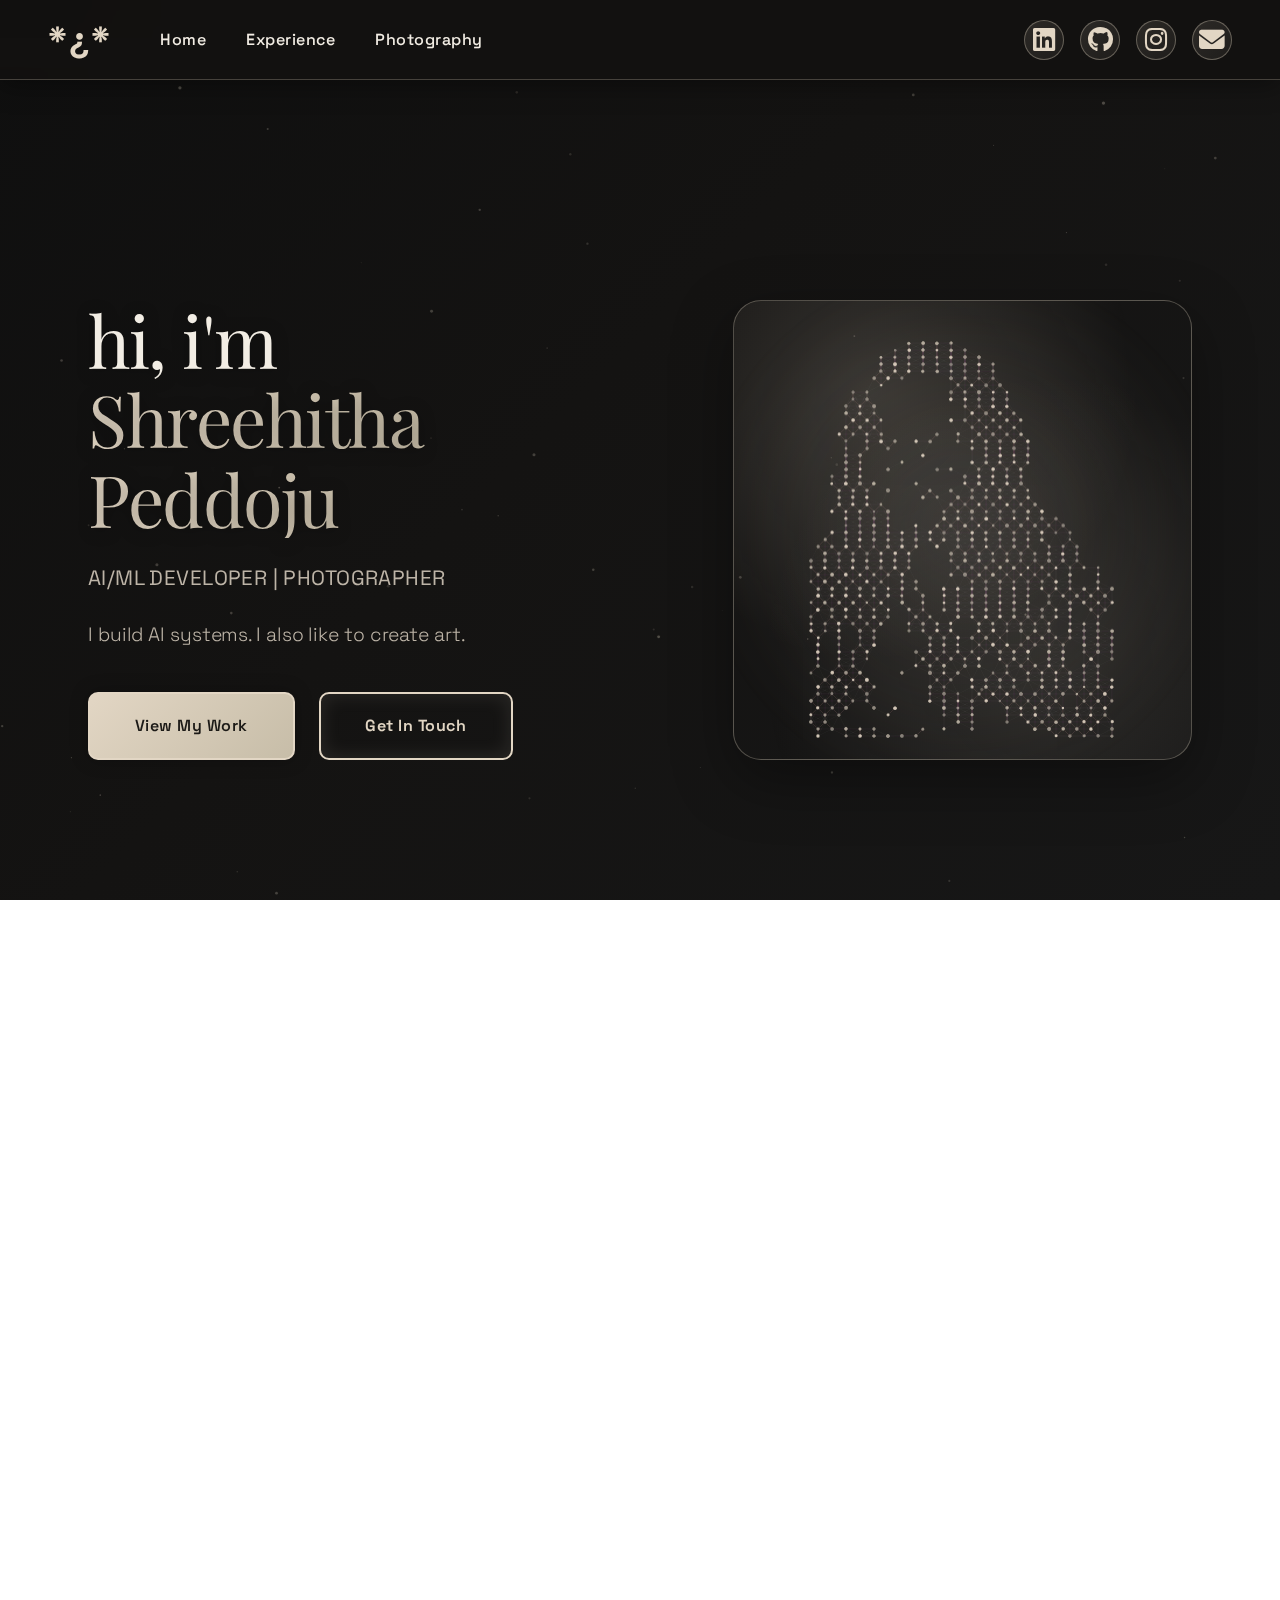
<file: index.html>
<!DOCTYPE html>
<html lang="en">
<head>
    <meta charset="UTF-8">
    <meta name="viewport" content="width=device-width, initial-scale=1.0">
    <title>Shreehitha Peddoju - AI/ML Engineer</title>
    <link rel="preconnect" href="https://fonts.googleapis.com">
    <link rel="preconnect" href="https://fonts.gstatic.com" crossorigin>
    <link href="https://fonts.googleapis.com/css2?family=Playfair+Display:wght@400;500;600;700&family=Space+Grotesk:wght@300;400;500;600&display=swap" rel="stylesheet">
    <link rel="stylesheet" href="src/css/styles.css">
    <link rel="stylesheet" href="https://cdnjs.cloudflare.com/ajax/libs/font-awesome/6.4.0/css/all.min.css">
</head>
<body>
    <!-- Navigation Bar -->
    <nav class="navbar">
        <div class="nav-wrapper">
            <div class="nav-left">
                <a href="index.html" class="logo">*¿*</a>
                <ul class="nav-links">
                    <li><a href="index.html">Home</a></li>
                    <li><a href="src/pages/work.html">Experience</a></li>
                    <li><a href="src/pages/photography.html">Photography</a></li>
                </ul>
            </div>
            <div class="nav-right">
                <div class="social-links">
                    <a href="https://www.linkedin.com/in/shreehithapeddoju/" target="_blank" class="social-link" title="LinkedIn">
                        <i class="fab fa-linkedin"></i>
                    </a>
                    <a href="https://github.com/shreehitha" target="_blank" class="social-link" title="GitHub">
                        <i class="fab fa-github"></i>
                    </a>
                    <a href="https://instagram.com/funnisocks" target="_blank" class="social-link" title="Instagram">
                        <i class="fab fa-instagram"></i>
                    </a>
                    <a href="mailto:shreehitha.p@gmail.com" class="social-link" title="Email">
                        <i class="fas fa-envelope"></i>
                    </a>
                </div>
                <div class="menu-toggle">
                    <span></span>
                    <span></span>
                    <span></span>
                </div>
            </div>
        </div>
    </nav>

    <!-- Main Content -->
    <main>
        <!-- Hero Section -->
        <section class="section home-hero">
            <div class="section-content">
                <div class="hero-layout">
                    <div class="hero-text">
                        <h1>hi, i'm <span>Shreehitha Peddoju</span></h1>
                        <p class="subtitle">AI/ML Developer | Photographer</p>
                        <p class="description">
                            I build AI systems. I also like to create art.
                        </p>
                        <div class="cta-buttons">
                            <a href="#" class="btn btn-primary" id="view-work-btn">View My Work</a>
                            <a href="mailto:shreehitha.p@gmail.com" class="btn btn-secondary">Get In Touch</a>
                        </div>
                    </div>

                    <div class="hero-portrait" aria-hidden="true">
                        <canvas id="portrait-canvas" data-image="src/images2/silhouette.png"></canvas>
                        <div class="portrait-glow"></div>
                    </div>
                </div>
            </div>
        </section>

        <!-- About Me Section -->
        <section class="section about-section">
            <div class="section-content">
            </div>
        </section>
    </main>

    <!-- Work Choices Modal -->
    <div id="work-modal" class="work-modal">
        <div class="modal-overlay" id="modal-overlay"></div>
        <div class="modal-content">
            <button class="modal-close" id="modal-close">&times;</button>
            <h3>Choose what you'd like to explore:</h3>
            <div class="modal-choices">
                <a href="src/pages/work.html" class="choice-card tech-projects">
                    <div class="choice-icon">
                        <i class="fas fa-code"></i>
                    </div>
                    <h4>Tech Projects</h4>
                    <p>Explore my professional experience, AI/ML projects, and technical work</p>
                </a>
                <a href="src/pages/photography.html" class="choice-card photography">
                    <div class="choice-icon">
                        <i class="fas fa-camera"></i>
                    </div>
                    <h4>Photography</h4>
                    <p>View my photography portfolio and visual storytelling</p>
                </a>
            </div>
        </div>
    </div>

    <script src="src/js/particles.js"></script>
    <script src="src/js/script.js"></script>
    <script src="src/js/portrait_particles.js"></script>
</body>
</html>
</file>
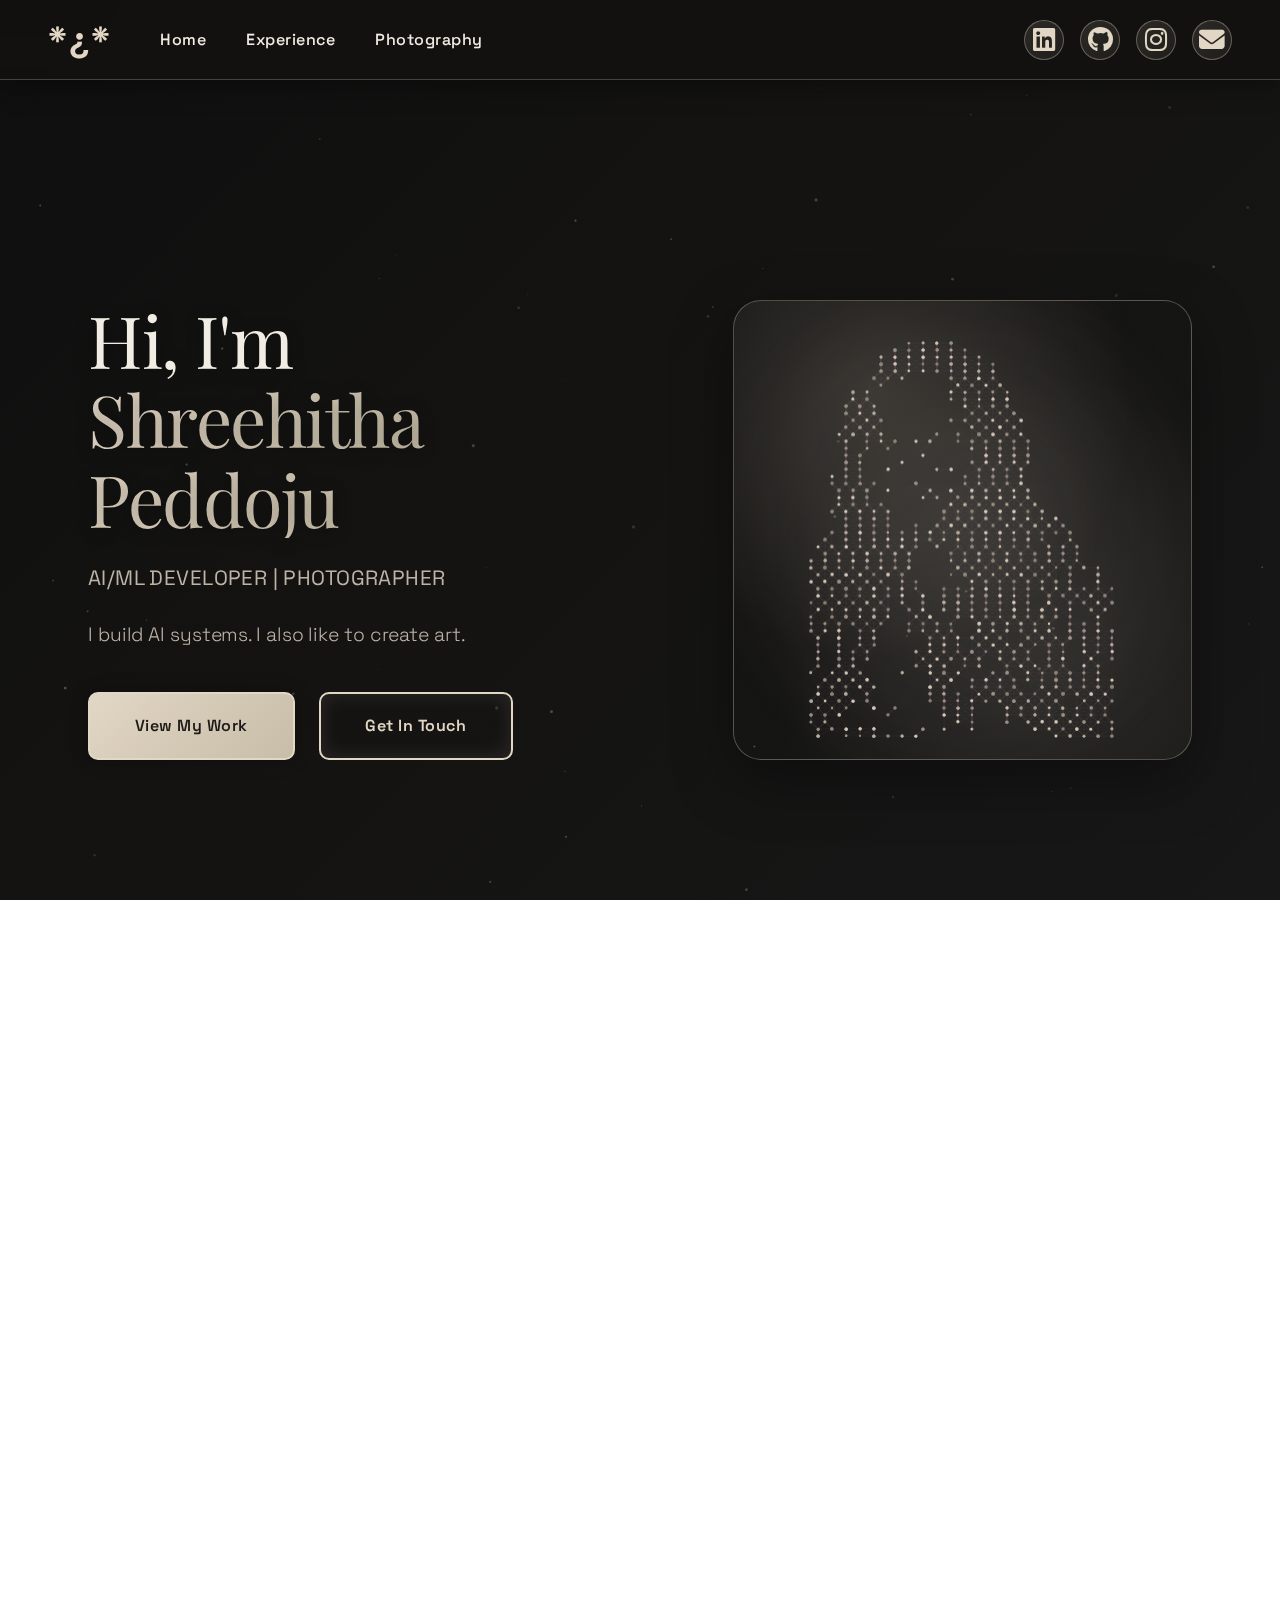
<file: src/index.html>
<!DOCTYPE html>
<html lang="en">
<head>
    <meta charset="UTF-8">
    <meta name="viewport" content="width=device-width, initial-scale=1.0">
    <title>Shreehitha Peddoju - AI/ML Engineer</title>
    <link rel="preconnect" href="https://fonts.googleapis.com">
    <link rel="preconnect" href="https://fonts.gstatic.com" crossorigin>
    <link href="https://fonts.googleapis.com/css2?family=Playfair+Display:wght@400;500;600;700&family=Space+Grotesk:wght@300;400;500;600&display=swap" rel="stylesheet">
    <link rel="stylesheet" href="css/styles.css">
    <link rel="stylesheet" href="https://cdnjs.cloudflare.com/ajax/libs/font-awesome/6.4.0/css/all.min.css">
</head>
<body>
    <!-- Navigation Bar -->
    <nav class="navbar">
        <div class="nav-wrapper">
            <div class="nav-left">
                <a href="index.html" class="logo">*¿*</a>
                <ul class="nav-links">
                    <li><a href="index.html">Home</a></li>
                    <li><a href="pages/work.html">Experience</a></li>
                    <li><a href="pages/photography.html">Photography</a></li>
                </ul>
            </div>
            <div class="nav-right">
                <div class="social-links">
                    <a href="https://www.linkedin.com/in/shreehithapeddoju/" target="_blank" class="social-link" title="LinkedIn">
                        <i class="fab fa-linkedin"></i>
                    </a>
                    <a href="https://github.com/shreehitha" target="_blank" class="social-link" title="GitHub">
                        <i class="fab fa-github"></i>
                    </a>
                    <a href="https://instagram.com/funnisocks" target="_blank" class="social-link" title="Instagram">
                        <i class="fab fa-instagram"></i>
                    </a>
                    <a href="mailto:shreehitha.p@gmail.com" class="social-link" title="Email">
                        <i class="fas fa-envelope"></i>
                    </a>
                </div>
                <div class="menu-toggle">
                    <span></span>
                    <span></span>
                    <span></span>
                </div>
            </div>
        </div>
    </nav>

    <!-- Main Content -->
    <main>
        <!-- Hero Section -->
        <section class="section home-hero">
            <div class="section-content">
                <div class="hero-layout">
                    <div class="hero-text">
                        <h1>Hi, I'm <span>Shreehitha Peddoju</span></h1>
                        <p class="subtitle">AI/ML Developer | Photographer</p>
                        <p class="description">
                            I build AI systems. I also like to create art.
                        </p>
                        <div class="cta-buttons">
                            <a href="#" class="btn btn-primary" id="view-work-btn">View My Work</a>
                            <a href="mailto:shreehitha.p@gmail.com" class="btn btn-secondary">Get In Touch</a>
                        </div>
                    </div>

                    <div class="hero-portrait" aria-hidden="true">
                        <canvas id="portrait-canvas" data-image="images2/silhouette.png"></canvas>
                        <div class="portrait-glow"></div>
                    </div>
                </div>
            </div>
        </section>

        <!-- About Me Section -->
        <section class="section about-section">
            <div class="section-content">
            </div>
        </section>
    </main>

    <!-- Work Choices Modal -->
    <div id="work-modal" class="work-modal">
        <div class="modal-overlay" id="modal-overlay"></div>
        <div class="modal-content">
            <button class="modal-close" id="modal-close">&times;</button>
            <h3>Choose what you'd like to explore:</h3>
            <div class="modal-choices">
                <a href="pages/work.html" class="choice-card tech-projects">
                    <div class="choice-icon">
                        <i class="fas fa-code"></i>
                    </div>
                    <h4>Tech Projects</h4>
                    <p>Explore my professional experience, AI/ML projects, and technical work</p>
                </a>
                <a href="pages/photography.html" class="choice-card photography">
                    <div class="choice-icon">
                        <i class="fas fa-camera"></i>
                    </div>
                    <h4>Photography</h4>
                    <p>View my photography portfolio and visual storytelling</p>
                </a>
            </div>
        </div>
    </div>

    <script src="js/particles.js"></script>
    <script src="js/script.js"></script>
    <script src="js/portrait_particles.js"></script>
</body>
</html>
</file>
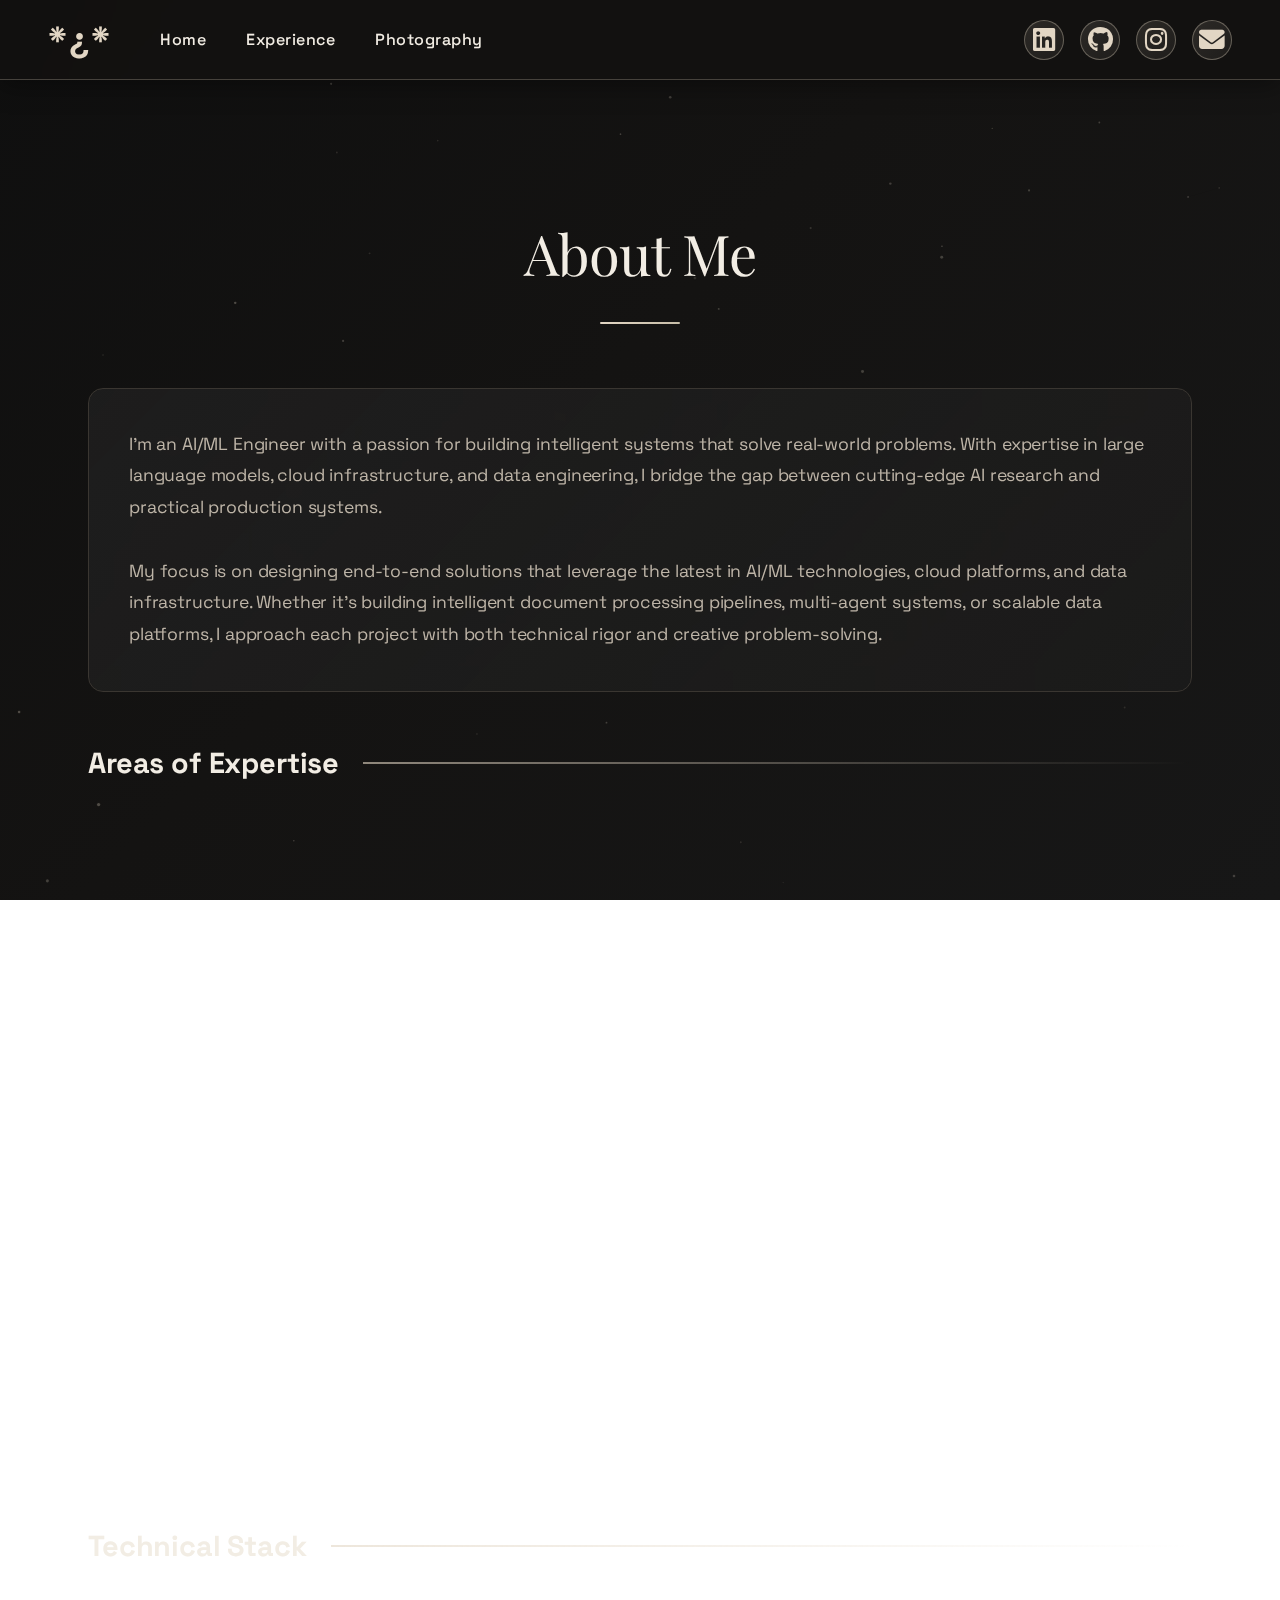
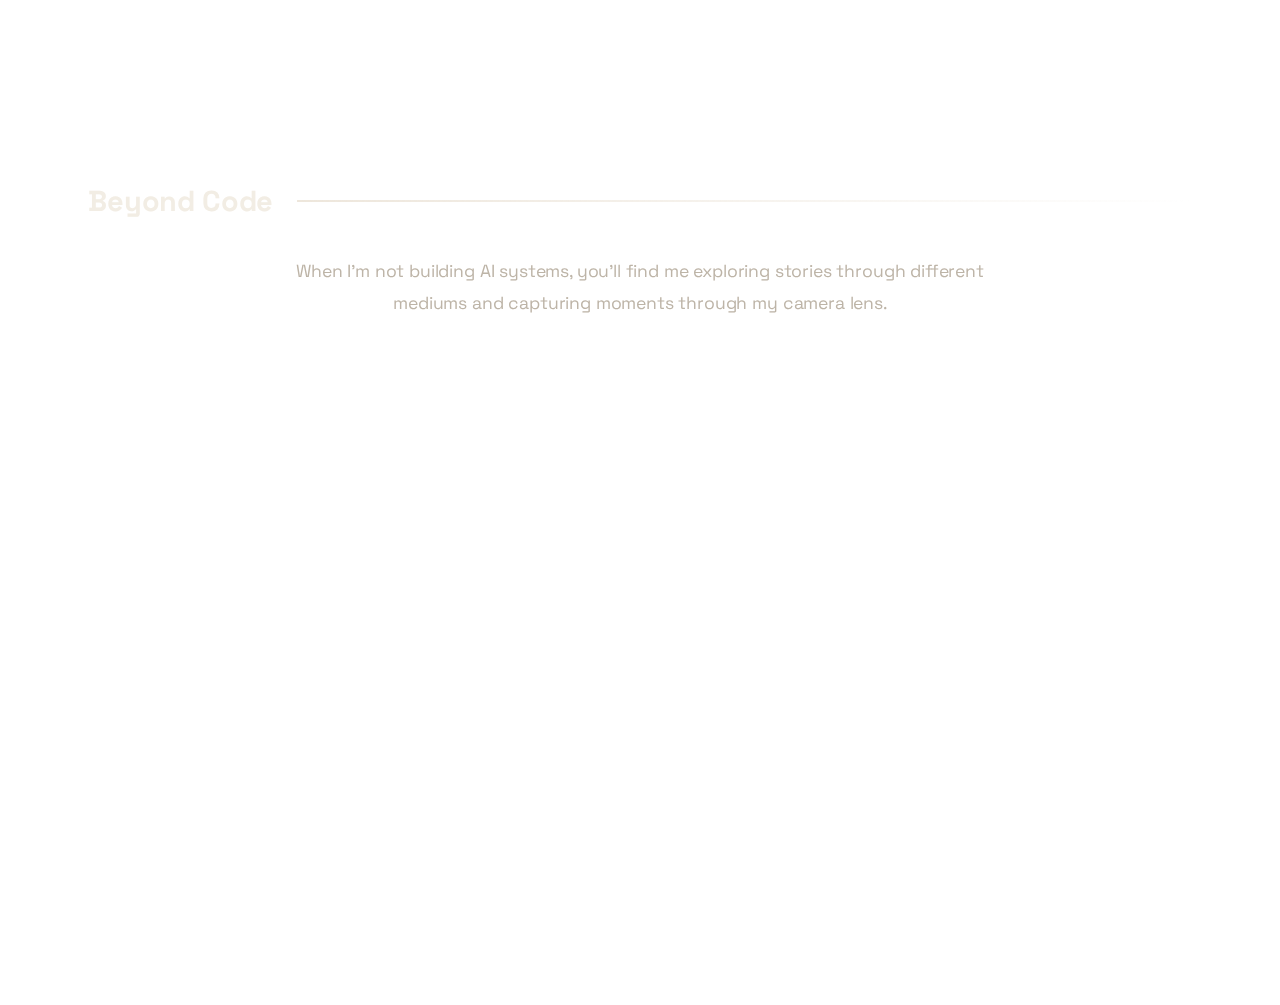
<file: docs/pages/about.html>
<!DOCTYPE html>
<html lang="en">

<head>
    <meta charset="UTF-8">
    <meta name="viewport" content="width=device-width, initial-scale=1.0">
    <title>About - Shreehitha Peddoju</title>
    <link rel="preconnect" href="https://fonts.googleapis.com">
    <link rel="preconnect" href="https://fonts.gstatic.com" crossorigin>
    <link href="https://fonts.googleapis.com/css2?family=Playfair+Display:wght@400;500;600;700&family=Space+Grotesk:wght@300;400;500;600&display=swap" rel="stylesheet">
    <link rel="stylesheet" href="../css/styles.css">
    <link rel="stylesheet" href="https://cdnjs.cloudflare.com/ajax/libs/font-awesome/6.4.0/css/all.min.css">
</head>

<body>
    <!-- Navigation Bar -->
    <nav class="navbar">
        <div class="nav-wrapper">
            <div class="nav-left">
                <a href="../../index.html" class="logo">*¿*</a>
                <ul class="nav-links">
                    <li><a href="../../index.html">Home</a></li>
                    <li><a href="work.html">Experience</a></li>
                    <li><a href="photography.html">Photography</a></li>
                </ul>
            </div>
            <div class="nav-right">
                <div class="social-links">
                    <a href="https://linkedin.com" target="_blank" class="social-link" title="LinkedIn">
                        <i class="fab fa-linkedin"></i>
                    </a>
                    <a href="https://github.com" target="_blank" class="social-link" title="GitHub">
                        <i class="fab fa-github"></i>
                    </a>
                    <a href="https://instagram.com" target="_blank" class="social-link" title="Instagram">
                        <i class="fab fa-instagram"></i>
                    </a>
                    <a href="mailto:shreehitha.p@gmail.com" class="social-link" title="Email">
                        <i class="fas fa-envelope"></i>
                    </a>
                </div>
                <div class="menu-toggle">
                    <span></span>
                    <span></span>
                    <span></span>
                </div>
            </div>
        </div>
    </nav>

    <!-- Main Content -->
    <main>
        <!-- About Section -->
        <section class="section">
            <div class="section-content">
                <div class="section-header">
                    <h2>About Me</h2>
                    <div class="header-underline"></div>
                </div>

                <div class="about-content">
                    <p>
                        I'm an AI/ML Engineer with a passion for building intelligent systems that solve real-world
                        problems.
                        With expertise in large language models, cloud infrastructure, and data engineering, I bridge
                        the gap
                        between cutting-edge AI research and practical production systems.
                    </p>
                    <p>
                        My focus is on designing end-to-end solutions that leverage the latest in AI/ML technologies,
                        cloud platforms,
                        and data infrastructure. Whether it's building intelligent document processing pipelines,
                        multi-agent systems,
                        or scalable data platforms, I approach each project with both technical rigor and creative
                        problem-solving.
                    </p>
                </div>

                <!-- Expertise Section -->
                <h3 class="subsection-title">Areas of Expertise</h3>
                <div class="expertise-grid">
                    <div class="expertise-card">
                        <div class="card-icon">
                            <i class="fas fa-brain"></i>
                        </div>
                        <h4>AI/ML Systems</h4>
                        <p>LLMs, prompt engineering, multi-agent systems, RAG architectures, fine-tuning, and
                            intelligent document processing</p>
                    </div>
                    <div class="expertise-card">
                        <div class="card-icon">
                            <i class="fas fa-cloud"></i>
                        </div>
                        <h4>Cloud & DevOps</h4>
                        <p>Azure services, GCP, AWS, containerization, CI/CD pipelines, infrastructure as code, and
                            cloud-native architectures</p>
                    </div>
                    <div class="expertise-card">
                        <div class="card-icon">
                            <i class="fas fa-database"></i>
                        </div>
                        <h4>Data Engineering</h4>
                        <p>Data pipelines, warehouse design, ETL/ELT processes, real-time streaming, and analytics
                            infrastructure</p>
                    </div>
                    <div class="expertise-card">
                        <div class="card-icon">
                            <i class="fas fa-code"></i>
                        </div>
                        <h4>Full Stack Development</h4>
                        <p>API design, microservices, backend systems, frontend applications, and end-to-end solution
                            architecture</p>
                    </div>
                </div>

                <!-- Technical Stack Section -->
                <h3 class="subsection-title">Technical Stack</h3>
                <div class="skills-grid">
                    <div class="skill-badge">Python</div>
                    <div class="skill-badge">Azure</div>
                    <div class="skill-badge">LLM & CrewAI</div>
                    <div class="skill-badge">FastAPI</div>
                    <div class="skill-badge">SQL</div>
                    <div class="skill-badge">Docker</div>
                    <div class="skill-badge">GCP</div>
                    <div class="skill-badge">AWS</div>
                    <div class="skill-badge">Snowflake</div>
                    <div class="skill-badge">Streamlit</div>
                    <div class="skill-badge">Power BI</div>
                    <div class="skill-badge">Git</div>
                </div>

                <!-- Interests Section -->
                <h3 class="subsection-title">Beyond Code</h3>
                <p class="interests-intro">
                    When I'm not building AI systems, you'll find me exploring stories through different mediums and
                    capturing moments through my camera lens.
                </p>
                <div class="interests-grid">
                    <div class="interest-card">
                        <div class="interest-icon">
                            <i class="fas fa-book"></i>
                        </div>
                        <h4>Books</h4>
                        <p>I love immersing myself in well-crafted narratives spanning science fiction, psychology, and
                            business philosophy. Books offer perspectives that shape how I approach problems.</p>
                    </div>
                    <div class="interest-card">
                        <div class="interest-icon">
                            <i class="fas fa-music"></i>
                        </div>
                        <h4>Music</h4>
                        <p>From indie folk to electronic beats, music is my constant companion. I believe great melodies
                            and lyrics can inspire creativity in unexpected ways.</p>
                    </div>
                    <div class="interest-card">
                        <div class="interest-icon">
                            <i class="fas fa-film"></i>
                        </div>
                        <h4>Movies</h4>
                        <p>I appreciate thoughtful storytelling and cinematography. Whether it's indie films or
                            blockbusters with compelling narratives, movies inspire my creative thinking.</p>
                    </div>
                    <div class="interest-card">
                        <div class="interest-icon">
                            <i class="fas fa-camera"></i>
                        </div>
                        <h4>Photography</h4>
                        <p>Capturing light, emotion, and moments in time through my lens allows me to see the world
                            differently and appreciate the beauty in everyday scenes.</p>
                    </div>
                </div>
            </div>
        </section>
    </main>

    <script src="../js/particles.js"></script>
    <script src="../js/script.js"></script>
</body>

</html>
</file>
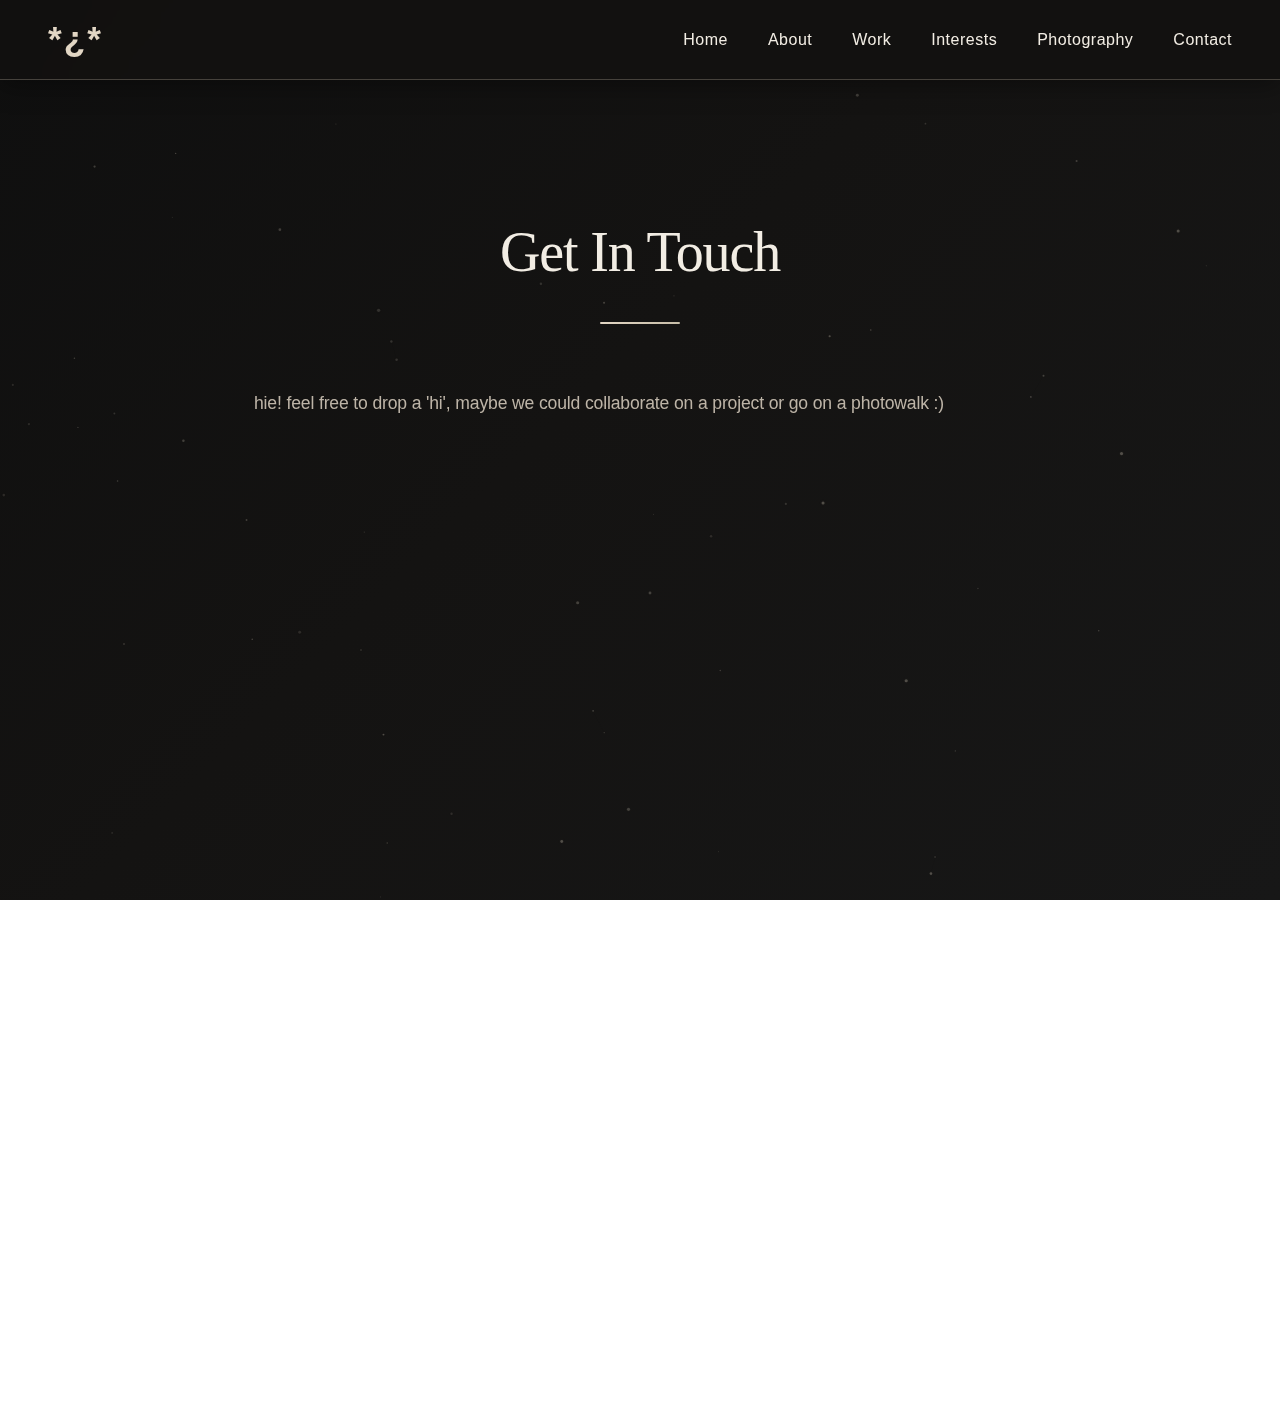
<file: docs/pages/contact.html>
<!DOCTYPE html>
<html lang="en">

<head>
    <meta charset="UTF-8">
    <meta name="viewport" content="width=device-width, initial-scale=1.0">
    <title>Contact - Shreehitha Peddoju</title>
    <link rel="stylesheet" href="../css/styles.css">
    <link rel="stylesheet" href="https://cdnjs.cloudflare.com/ajax/libs/font-awesome/6.4.0/css/all.min.css">
</head>

<body>
    <!-- Navigation Bar -->
    <nav class="navbar">
        <div class="nav-wrapper">
            <a href="../../index.html" class="logo">*¿*</a>
            <ul class="nav-links">
                <li><a href="../../index.html">Home</a></li>
                <li><a href="about.html">About</a></li>
                <li><a href="work.html">Work</a></li>
                <li><a href="interests.html">Interests</a></li>
                <li><a href="photography.html">Photography</a></li>
                <li><a href="contact.html">Contact</a></li>
            </ul>
            <div class="menu-toggle">
                <span></span>
                <span></span>
                <span></span>
            </div>
        </div>
    </nav>

    <!-- Main Content -->
    <main>
        <!-- Contact Section -->
        <section class="section">
            <div class="section-content">
                <div class="section-header">
                    <h2>Get In Touch</h2>
                    <div class="header-underline"></div>
                </div>

                <p class="section-description">
                    hie! feel free to drop a 'hi', maybe we could collaborate on a project or go on a photowalk :)
                </p>

                <div class="contact-wrapper">
                    <!-- Contact Info Cards -->
                    <div class="contact-info">
                        <div class="contact-cards">
                            <div class="contact-card">
                                <div class="contact-icon">
                                    <i class="fas fa-envelope"></i>
                                </div>
                                <h3>Email</h3>
                                <a href="mailto:shreehitha.p@gmail.com" class="contact-link">shreehitha.p@gmail.com</a>
                            </div>



                            <div class="contact-card">
                                <div class="contact-icon">
                                    <i class="fas fa-map-marker-alt"></i>
                                </div>
                                <h3>Location</h3>
                                <p class="contact-text">Roorkee, Uttarakhand</p>
                            </div>
                        </div>

                        <!-- Social Links -->
                        <div class="social-section">
                            <h3>Connect With Me</h3>
                            <div class="social-links">
                                <a href="https://linkedin.com" target="_blank" class="social-link" title="LinkedIn">
                                    <i class="fab fa-linkedin"></i>
                                </a>
                                <a href="https://github.com" target="_blank" class="social-link" title="GitHub">
                                    <i class="fab fa-github"></i>
                                </a>
                                <a href="https://instagram.com" target="_blank" class="social-link" title="Instagram">
                                    <i class="fab fa-instagram"></i>
                                </a>
                                <a href="mailto:shreehitha.p@gmail.com" class="social-link" title="Email">
                                    <i class="fas fa-envelope"></i>
                                </a>
                            </div>
                        </div>
                    </div>

                    <!-- Contact Form -->
                    <div class="contact-form-wrapper">
                        <h3>Send Me a Message</h3>
                        <form class="contact-form" id="contactForm">
                            <div class="form-group">
                                <label for="name">Your Name</label>
                                <input type="text" id="name" name="name" placeholder="e.g., Jane Doe" required>
                                <span class="form-error"></span>
                            </div>

                            <div class="form-group">
                                <label for="email">Email Address</label>
                                <input type="email" id="email" name="email" placeholder="your.email@example.com"
                                    required>
                                <span class="form-error"></span>
                            </div>

                            <div class="form-group">
                                <label for="subject">Subject</label>
                                <input type="text" id="subject" name="subject" placeholder="What is this about?"
                                    required>
                                <span class="form-error"></span>
                            </div>

                            <div class="form-group">
                                <label for="message">Message</label>
                                <textarea id="message" name="message" rows="6"
                                    placeholder="Tell me more about your project or inquiry..." required></textarea>
                                <span class="form-error"></span>
                                <span class="char-count">0/500</span>
                            </div>

                            <button type="submit" class="btn btn-primary">
                                <span>Send Message</span>
                                <i class="fas fa-paper-plane"></i>
                            </button>

                            <div class="form-message" id="formMessage"></div>
                        </form>
                    </div>
                </div>
            </div>
        </section>
    </main>

    <script src="../js/particles.js"></script>
    <script src="../js/script.js"></script>
</body>

</html>
</file>
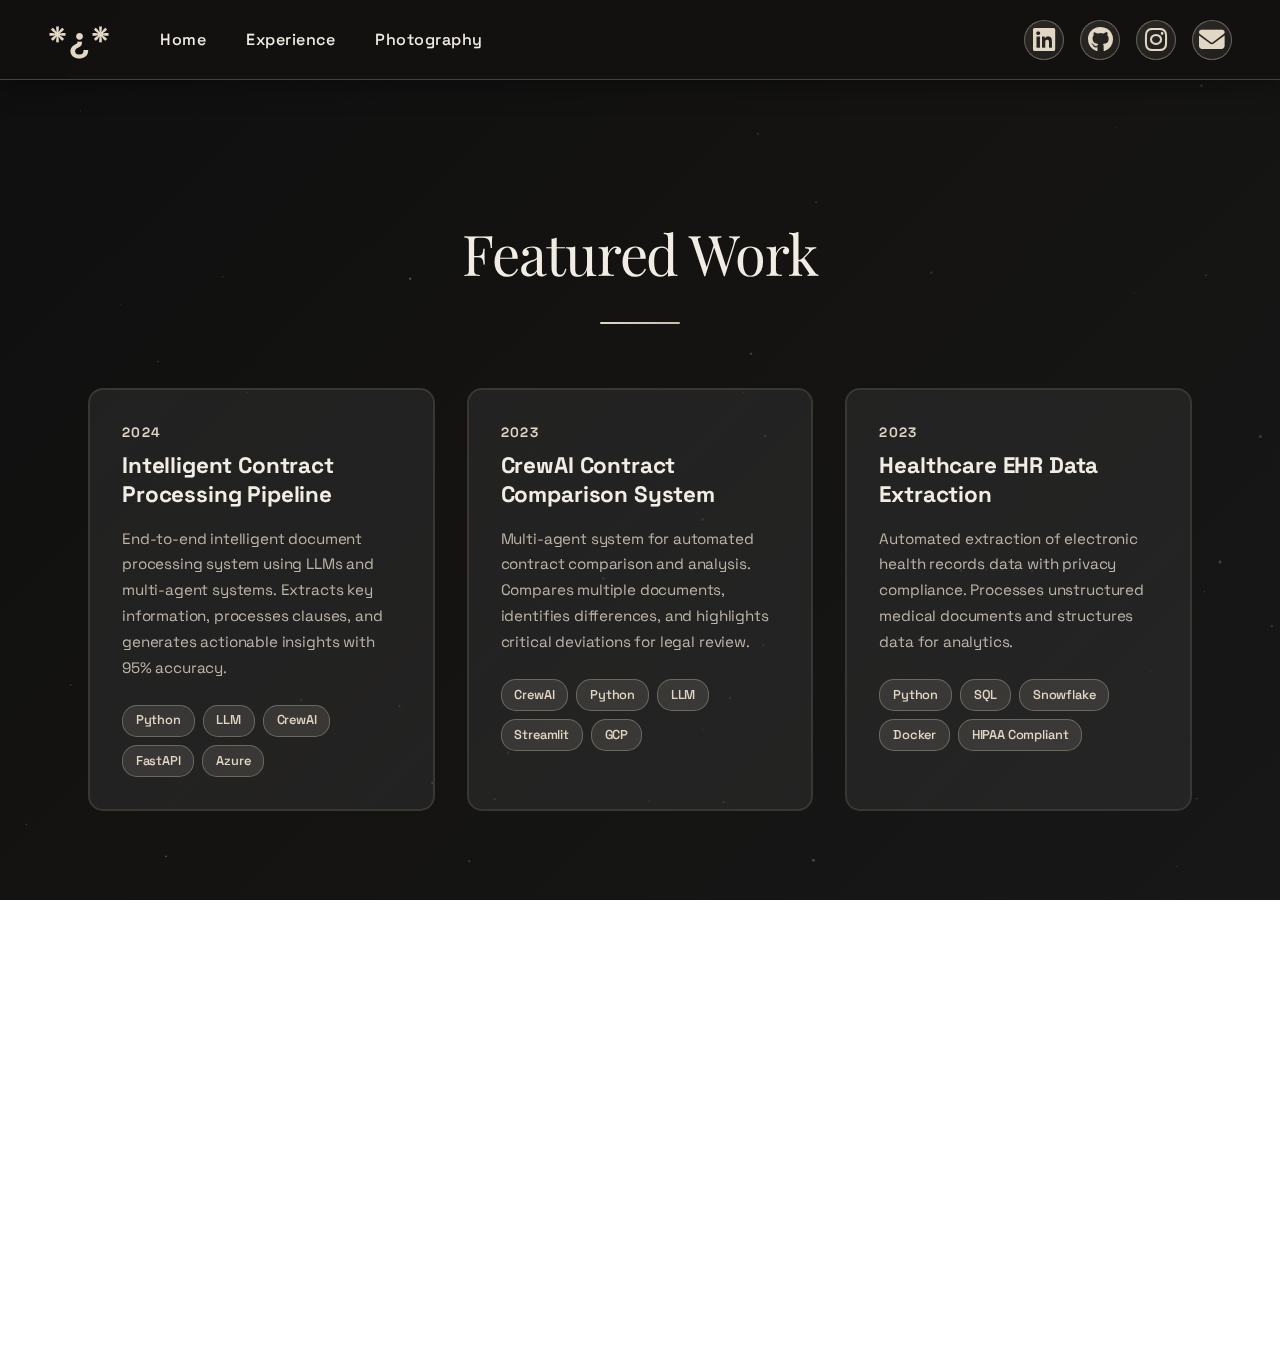
<file: docs/pages/projects.html>
<!DOCTYPE html>
<html lang="en">

<head>
    <meta charset="UTF-8">
    <meta name="viewport" content="width=device-width, initial-scale=1.0">
    <title>Work - Shreehitha Peddoju</title>
    <link rel="preconnect" href="https://fonts.googleapis.com">
    <link rel="preconnect" href="https://fonts.gstatic.com" crossorigin>
    <link href="https://fonts.googleapis.com/css2?family=Playfair+Display:wght@400;500;600;700&family=Space+Grotesk:wght@300;400;500;600&display=swap" rel="stylesheet">
    <link rel="stylesheet" href="../css/styles.css">
    <link rel="stylesheet" href="https://cdnjs.cloudflare.com/ajax/libs/font-awesome/6.4.0/css/all.min.css">
</head>

<body>
    <!-- Navigation Bar -->
    <nav class="navbar">
        <div class="nav-wrapper">
            <div class="nav-left">
                <a href="../../index.html" class="logo">*¿*</a>
                <ul class="nav-links">
                    <li><a href="../../index.html">Home</a></li>
                    <li><a href="work.html">Experience</a></li>
                    <li><a href="photography.html">Photography</a></li>
                </ul>
            </div>
            <div class="nav-right">
                <div class="social-links">
                    <a href="https://linkedin.com" target="_blank" class="social-link" title="LinkedIn">
                        <i class="fab fa-linkedin"></i>
                    </a>
                    <a href="https://github.com" target="_blank" class="social-link" title="GitHub">
                        <i class="fab fa-github"></i>
                    </a>
                    <a href="https://instagram.com" target="_blank" class="social-link" title="Instagram">
                        <i class="fab fa-instagram"></i>
                    </a>
                    <a href="mailto:shreehitha.p@gmail.com" class="social-link" title="Email">
                        <i class="fas fa-envelope"></i>
                    </a>
                </div>
                <div class="menu-toggle">
                    <span></span>
                    <span></span>
                    <span></span>
                </div>
            </div>
        </div>
    </nav>

    <!-- Main Content -->
    <main>
        <!-- Work Section -->
        <section class="section">
            <div class="section-content">
                <div class="section-header">
                    <h2>Featured Work</h2>
                    <div class="header-underline"></div>
                </div>

                <div class="work-grid">
                    <!-- Project 1 -->
                    <div class="work-card">
                        <div class="card-content">
                            <div class="card-year">2024</div>
                            <h3>Intelligent Contract Processing Pipeline</h3>
                            <p>
                                End-to-end intelligent document processing system using LLMs and multi-agent systems.
                                Extracts key information, processes clauses, and generates actionable insights with 95%
                                accuracy.
                            </p>
                            <div class="tech-tags">
                                <span>Python</span>
                                <span>LLM</span>
                                <span>CrewAI</span>
                                <span>FastAPI</span>
                                <span>Azure</span>
                            </div>
                        </div>
                    </div>

                    <!-- Project 2 -->
                    <div class="work-card">
                        <div class="card-content">
                            <div class="card-year">2023</div>
                            <h3>CrewAI Contract Comparison System</h3>
                            <p>
                                Multi-agent system for automated contract comparison and analysis. Compares multiple
                                documents,
                                identifies differences, and highlights critical deviations for legal review.
                            </p>
                            <div class="tech-tags">
                                <span>CrewAI</span>
                                <span>Python</span>
                                <span>LLM</span>
                                <span>Streamlit</span>
                                <span>GCP</span>
                            </div>
                        </div>
                    </div>

                    <!-- Project 3 -->
                    <div class="work-card">
                        <div class="card-content">
                            <div class="card-year">2023</div>
                            <h3>Healthcare EHR Data Extraction</h3>
                            <p>
                                Automated extraction of electronic health records data with privacy compliance.
                                Processes unstructured medical documents and structures data for analytics.
                            </p>
                            <div class="tech-tags">
                                <span>Python</span>
                                <span>SQL</span>
                                <span>Snowflake</span>
                                <span>Docker</span>
                                <span>HIPAA Compliant</span>
                            </div>
                        </div>
                    </div>

                    <!-- Project 4 -->
                    <div class="work-card">
                        <div class="card-content">
                            <div class="card-year">2023</div>
                            <h3>Omni-Channel Campaign Analytics</h3>
                            <p>
                                Unified analytics platform aggregating campaign data from multiple channels.
                                Real-time dashboards and insights using Power BI and automated data pipelines.
                            </p>
                            <div class="tech-tags">
                                <span>Power BI</span>
                                <span>SQL</span>
                                <span>Azure Data</span>
                                <span>Python</span>
                                <span>ETL</span>
                            </div>
                        </div>
                    </div>

                    <!-- Project 5 -->
                    <div class="work-card">
                        <div class="card-content">
                            <div class="card-year">2022</div>
                            <h3>BERT-based Fake News Detection</h3>
                            <p>
                                Fine-tuned BERT model for detecting misinformation and fake news with 92% accuracy.
                                Includes REST API for real-time classification and batch processing capabilities.
                            </p>
                            <div class="tech-tags">
                                <span>BERT</span>
                                <span>PyTorch</span>
                                <span>FastAPI</span>
                                <span>Python</span>
                                <span>NLP</span>
                            </div>
                        </div>
                    </div>

                    <!-- Project 6 -->
                    <div class="work-card">
                        <div class="card-content">
                            <div class="card-year">2022</div>
                            <h3>FastAPI Microservices Architecture</h3>
                            <p>
                                Scalable microservices framework with containerized services, CI/CD pipelines,
                                and cloud deployment. Designed for high availability and horizontal scaling.
                            </p>
                            <div class="tech-tags">
                                <span>FastAPI</span>
                                <span>Docker</span>
                                <span>Kubernetes</span>
                                <span>AWS</span>
                                <span>DevOps</span>
                            </div>
                        </div>
                    </div>
                </div>
            </div>
        </section>
    </main>

    <script src="../js/particles.js"></script>
    <script src="../js/script.js"></script>
</body>

</html>
</file>
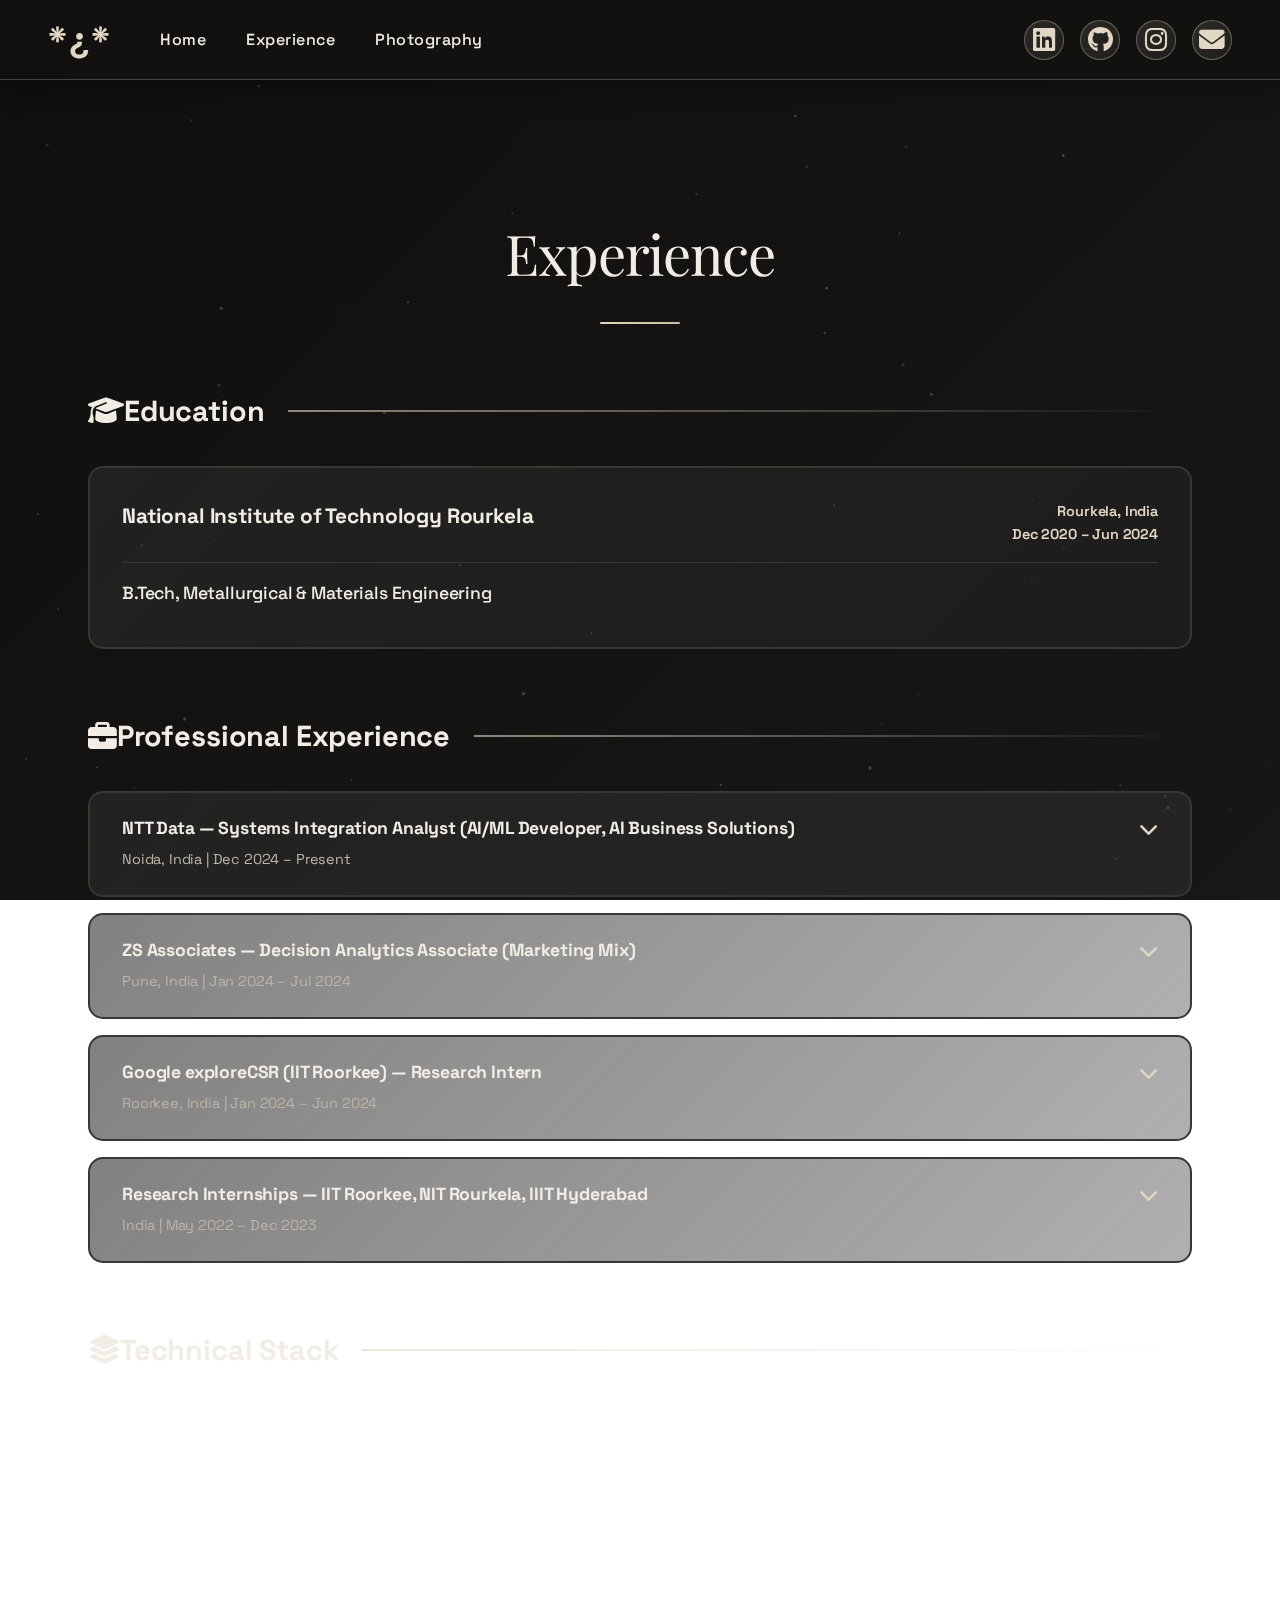
<file: docs/pages/work.html>
<!DOCTYPE html>
<html lang="en">

<head>
    <meta charset="UTF-8">
    <meta name="viewport" content="width=device-width, initial-scale=1.0">
    <title>Experience - Shreehitha Peddoju</title>
    <link rel="preconnect" href="https://fonts.googleapis.com">
    <link rel="preconnect" href="https://fonts.gstatic.com" crossorigin>
    <link href="https://fonts.googleapis.com/css2?family=Playfair+Display:wght@400;500;600;700&family=Space+Grotesk:wght@300;400;500;600&display=swap" rel="stylesheet">
    <link rel="stylesheet" href="../css/styles.css">
    <link rel="stylesheet" href="https://cdnjs.cloudflare.com/ajax/libs/font-awesome/6.4.0/css/all.min.css">
</head>

<body>
    <!-- Navigation Bar -->
    <nav class="navbar">
        <div class="nav-wrapper">
            <div class="nav-left">
                <a href="../index.html" class="logo">*¿*</a>
                <ul class="nav-links">
                    <li><a href="../index.html">Home</a></li>
                    <li><a href="work.html">Experience</a></li>
                    <li><a href="photography.html">Photography</a></li>
                </ul>
            </div>
            <div class="nav-right">
                <div class="social-links">
                    <a href="https://linkedin.com" target="_blank" class="social-link" title="LinkedIn">
                        <i class="fab fa-linkedin"></i>
                    </a>
                    <a href="https://github.com" target="_blank" class="social-link" title="GitHub">
                        <i class="fab fa-github"></i>
                    </a>
                    <a href="https://instagram.com" target="_blank" class="social-link" title="Instagram">
                        <i class="fab fa-instagram"></i>
                    </a>
                    <a href="mailto:shreehitha.p@gmail.com" class="social-link" title="Email">
                        <i class="fas fa-envelope"></i>
                    </a>
                </div>
                <div class="menu-toggle">
                    <span></span>
                    <span></span>
                    <span></span>
                </div>
            </div>
        </div>
    </nav>

    <!-- Main Content -->
    <main>
        <!-- Experience Section -->
        <section class="section">
            <div class="section-content">
                <div class="section-header">
                    <h2>Experience</h2>
                    <div class="header-underline"></div>
                </div>

                <!-- Education Section -->
                <div class="experience-section">
                    <h3 class="subsection-title">
                        <i class="fas fa-graduation-cap"></i>
                        Education
                    </h3>
                    <div class="education-card">
                        <div class="edu-header">
                            <div class="edu-info">
                                <h4>National Institute of Technology Rourkela</h4>
                            </div>
                            <div class="edu-period">
                                <p class="edu-dates">Rourkela, India <br> Dec 2020 – Jun 2024</p>
                            </div>
                        </div>
                        <div class="edu-details">
                            <p class="edu-degree">B.Tech, Metallurgical & Materials Engineering</p>
                        </div>
                    </div>
                </div>

                <!-- Professional Experience Section -->
                <div class="experience-section">
                    <h3 class="subsection-title">
                        <i class="fas fa-briefcase"></i>
                        Professional Experience
                    </h3>
                    
                    <!-- NTT Data Experience -->
                    <div class="experience-accordion">
                        <div class="accordion-item">
                            <div class="accordion-header">
                                <div class="exp-header-info">
                                    <h4>NTT Data — Systems Integration Analyst (AI/ML Developer, AI Business Solutions)</h4>
                                    <p class="exp-location">Noida, India | Dec 2024 – Present</p>
                                </div>
                                <i class="fas fa-chevron-down accordion-icon"></i>
                            </div>
                            <div class="accordion-content">
                                <div class="exp-details">
                                    <ul class="exp-achievements">
                                        <li>End-to-end intelligent contract processing pipeline (Azure OCR → multi-agent LLM workflow → SQL → PDF highlighting via Streamlit UI)</li>
                                        <li>CrewAI-based parallel contract comparison system with one-line difference summaries</li>
                                        <li>Agentic AI model for healthcare data to generate HL7 CCDA-compliant XML EHRs</li>
                                        <li>FastAPI + OpenAPI microservices deployed on GCP; API performance and stability improvements</li>
                                    </ul>
                                    <div class="tech-tags">
                                        <span>Python</span>
                                        <span>LLM</span>
                                        <span>CrewAI</span>
                                        <span>FastAPI</span>
                                        <span>Azure</span>
                                        <span>GCP</span>
                                        <span>Streamlit</span>
                                    </div>
                                </div>
                            </div>
                        </div>

                        <!-- ZS Associates Experience -->
                        <div class="accordion-item">
                            <div class="accordion-header">
                                <div class="exp-header-info">
                                    <h4>ZS Associates — Decision Analytics Associate (Marketing Mix)</h4>
                                    <p class="exp-location">Pune, India | Jan 2024 – Jul 2024</p>
                                </div>
                                <i class="fas fa-chevron-down accordion-icon"></i>
                            </div>
                            <div class="accordion-content">
                                <div class="exp-details">
                                    <ul class="exp-achievements">
                                        <li>Predictive analytics for 20+ omnichannel pharma campaigns</li>
                                        <li>ROI optimization, channel effectiveness measurement</li>
                                        <li>Scalable data pipelines, KPI frameworks, and cloud warehousing (S3, Redshift, Snowflake)</li>
                                    </ul>
                                    <div class="tech-tags">
                                        <span>Python</span>
                                        <span>SQL</span>
                                        <span>AWS</span>
                                        <span>S3</span>
                                        <span>Redshift</span>
                                        <span>Snowflake</span>
                                        <span>Power BI</span>
                                    </div>
                                </div>
                            </div>
                        </div>

                        <!-- Google exploreCSR Experience -->
                        <div class="accordion-item">
                            <div class="accordion-header">
                                <div class="exp-header-info">
                                    <h4>Google exploreCSR (IIT Roorkee) — Research Intern</h4>
                                    <p class="exp-location">Roorkee, India | Jan 2024 – Jun 2024</p>
                                </div>
                                <i class="fas fa-chevron-down accordion-icon"></i>
                            </div>
                            <div class="accordion-content">
                                <div class="exp-details">
                                    <ul class="exp-achievements">
                                        <li>Fine-tuned BERT model for fake-news detection</li>
                                        <li>Dataset creation via targeted web scraping and annotation</li>
                                    </ul>
                                    <div class="tech-tags">
                                        <span>BERT</span>
                                        <span>PyTorch</span>
                                        <span>NLP</span>
                                        <span>Web Scraping</span>
                                    </div>
                                </div>
                            </div>
                        </div>

                        <!-- Research Internships Experience -->
                        <div class="accordion-item">
                            <div class="accordion-header">
                                <div class="exp-header-info">
                                    <h4>Research Internships — IIT Roorkee, NIT Rourkela, IIIT Hyderabad</h4>
                                    <p class="exp-location">India | May 2022 – Dec 2023</p>
                                </div>
                                <i class="fas fa-chevron-down accordion-icon"></i>
                            </div>
                            <div class="accordion-content">
                                <div class="exp-details">
                                    <ul class="exp-achievements">
                                        <li>Object detection (RCNN, AlexNet)</li>
                                        <li>ML-based industrial imaging systems</li>
                                        <li>Association-rule-based recommendation concept hierarchies</li>
                                    </ul>
                                    <div class="tech-tags">
                                        <span>Computer Vision</span>
                                        <span>RCNN</span>
                                        <span>AlexNet</span>
                                        <span>Machine Learning</span>
                                    </div>
                                </div>
                            </div>
                        </div>
                    </div>
                </div>

                <div class="experience-section">
                    <h3 class="subsection-title">
                        <i class="fas fa-layer-group"></i>
                        Technical Stack
                    </h3>
                    <div class="skills-row">
                        <div class="skill-badge">Python</div>
                        <div class="skill-badge">LLMs and RAG</div>
                        <div class="skill-badge">Agentic AI</div>                        
                        <div class="skill-badge">GCP / Azure</div>
                        <div class="skill-badge">FastAPI / Flask</div>
                        <div class="skill-badge">Vector DBs (Chroma)</div>
                        <div class="skill-badge">Docker</div>
                        <div class="skill-badge">AWS (S3, Redshift)</div>
                        <div class="skill-badge">Snowflake</div>
                        <div class="skill-badge">Power BI</div>
                        <div class="skill-badge">PostgreSQL</div>
                        <div class="skill-badge">Git</div>
                    </div>
                </div>
            </div>
        </section>
    </main>

    <script src="../js/particles.js"></script>
    <script src="../js/script.js"></script>
</body>

</html>
</file>
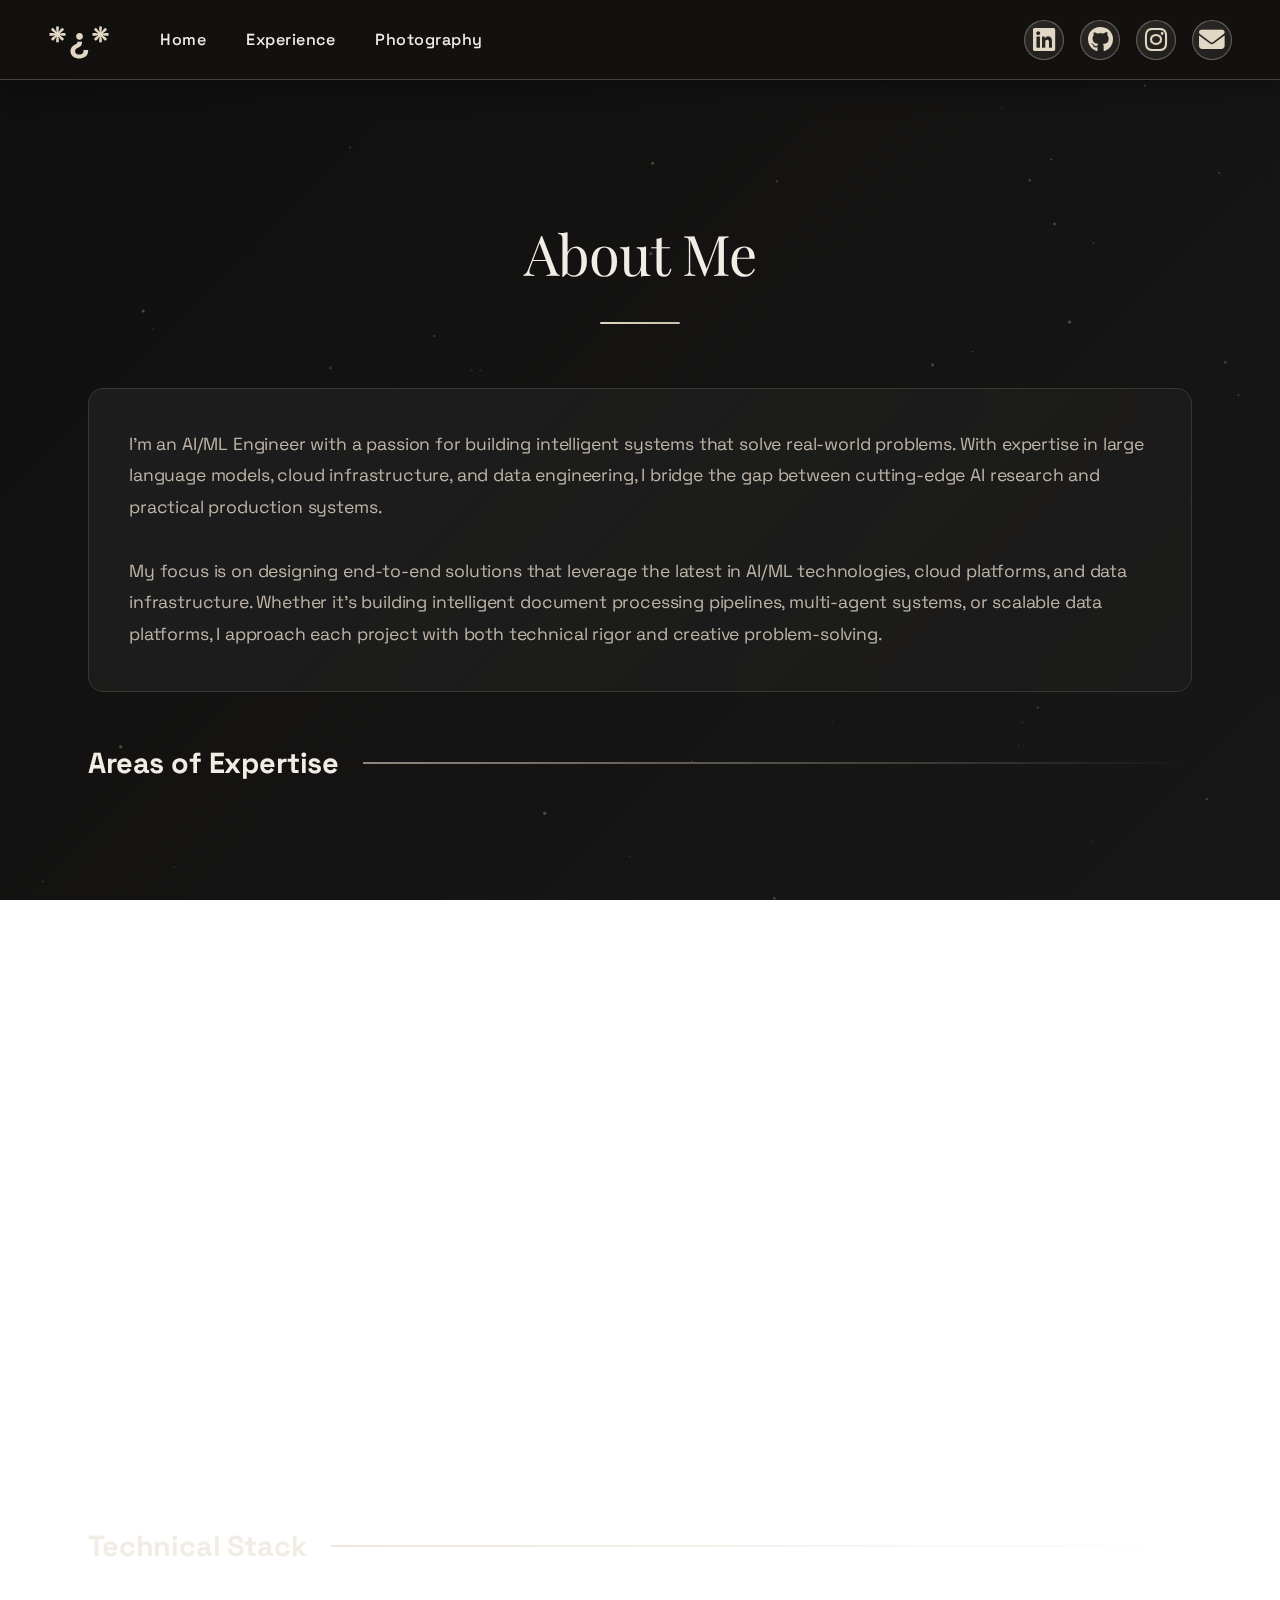
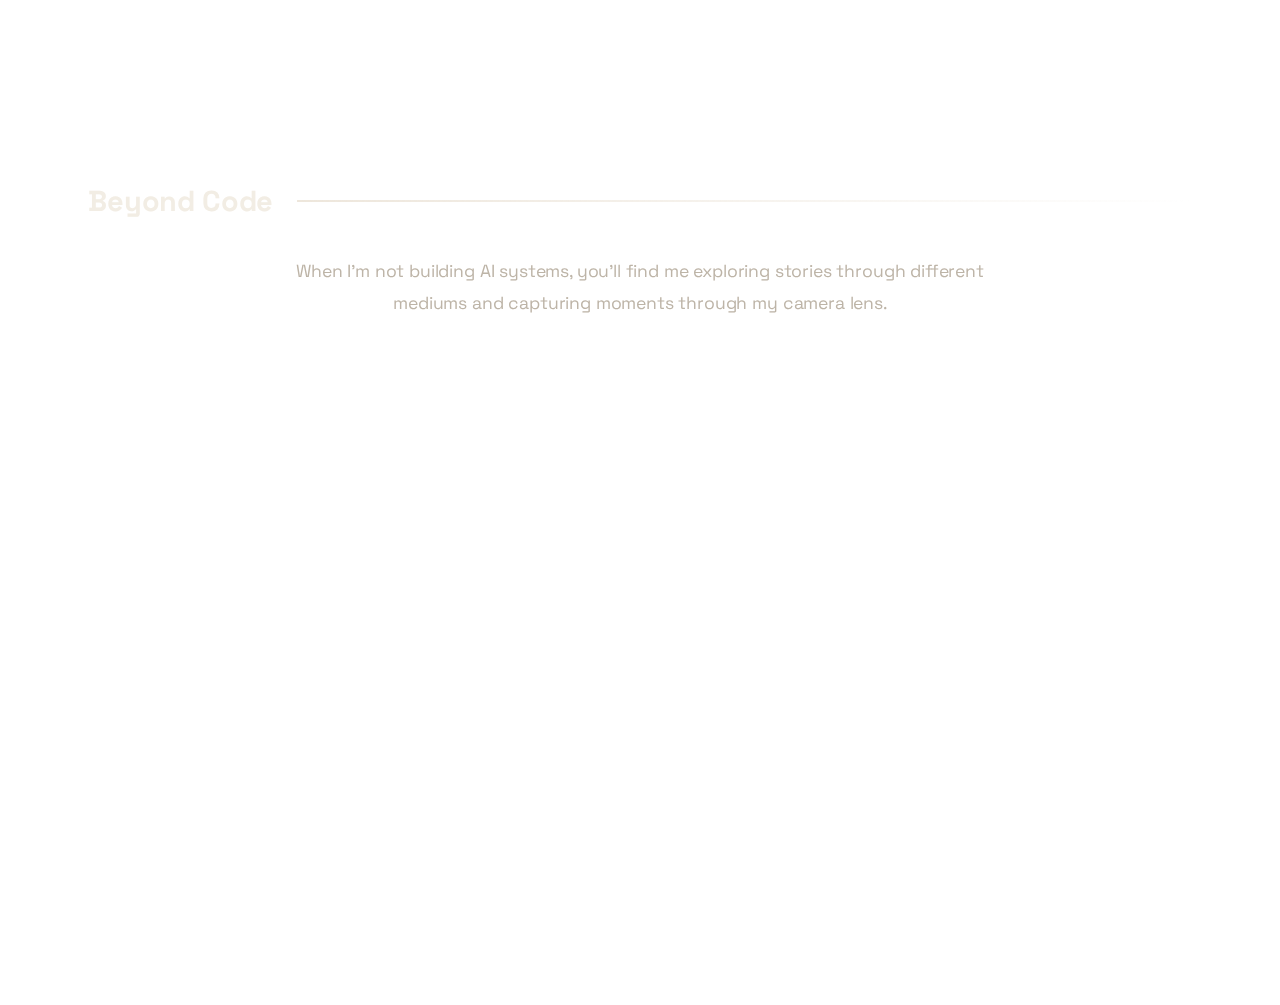
<file: src/pages/about.html>
<!DOCTYPE html>
<html lang="en">

<head>
    <meta charset="UTF-8">
    <meta name="viewport" content="width=device-width, initial-scale=1.0">
    <title>About - Shreehitha Peddoju</title>
    <link rel="preconnect" href="https://fonts.googleapis.com">
    <link rel="preconnect" href="https://fonts.gstatic.com" crossorigin>
    <link href="https://fonts.googleapis.com/css2?family=Playfair+Display:wght@400;500;600;700&family=Space+Grotesk:wght@300;400;500;600&display=swap" rel="stylesheet">
    <link rel="stylesheet" href="../css/styles.css">
    <link rel="stylesheet" href="https://cdnjs.cloudflare.com/ajax/libs/font-awesome/6.4.0/css/all.min.css">
</head>

<body>
    <!-- Navigation Bar -->
    <nav class="navbar">
        <div class="nav-wrapper">
            <div class="nav-left">
                <a href="../index.html" class="logo">*¿*</a>
                <ul class="nav-links">
                    <li><a href="../index.html">Home</a></li>
                    <li><a href="work.html">Experience</a></li>
                    <li><a href="photography.html">Photography</a></li>
                </ul>
            </div>
            <div class="nav-right">
                <div class="social-links">
                    <a href="https://linkedin.com" target="_blank" class="social-link" title="LinkedIn">
                        <i class="fab fa-linkedin"></i>
                    </a>
                    <a href="https://github.com" target="_blank" class="social-link" title="GitHub">
                        <i class="fab fa-github"></i>
                    </a>
                    <a href="https://instagram.com" target="_blank" class="social-link" title="Instagram">
                        <i class="fab fa-instagram"></i>
                    </a>
                    <a href="mailto:shreehitha.p@gmail.com" class="social-link" title="Email">
                        <i class="fas fa-envelope"></i>
                    </a>
                </div>
                <div class="menu-toggle">
                    <span></span>
                    <span></span>
                    <span></span>
                </div>
            </div>
        </div>
    </nav>

    <!-- Main Content -->
    <main>
        <!-- About Section -->
        <section class="section">
            <div class="section-content">
                <div class="section-header">
                    <h2>About Me</h2>
                    <div class="header-underline"></div>
                </div>

                <div class="about-content">
                    <p>
                        I'm an AI/ML Engineer with a passion for building intelligent systems that solve real-world
                        problems.
                        With expertise in large language models, cloud infrastructure, and data engineering, I bridge
                        the gap
                        between cutting-edge AI research and practical production systems.
                    </p>
                    <p>
                        My focus is on designing end-to-end solutions that leverage the latest in AI/ML technologies,
                        cloud platforms,
                        and data infrastructure. Whether it's building intelligent document processing pipelines,
                        multi-agent systems,
                        or scalable data platforms, I approach each project with both technical rigor and creative
                        problem-solving.
                    </p>
                </div>

                <!-- Expertise Section -->
                <h3 class="subsection-title">Areas of Expertise</h3>
                <div class="expertise-grid">
                    <div class="expertise-card">
                        <div class="card-icon">
                            <i class="fas fa-brain"></i>
                        </div>
                        <h4>AI/ML Systems</h4>
                        <p>LLMs, prompt engineering, multi-agent systems, RAG architectures, fine-tuning, and
                            intelligent document processing</p>
                    </div>
                    <div class="expertise-card">
                        <div class="card-icon">
                            <i class="fas fa-cloud"></i>
                        </div>
                        <h4>Cloud & DevOps</h4>
                        <p>Azure services, GCP, AWS, containerization, CI/CD pipelines, infrastructure as code, and
                            cloud-native architectures</p>
                    </div>
                    <div class="expertise-card">
                        <div class="card-icon">
                            <i class="fas fa-database"></i>
                        </div>
                        <h4>Data Engineering</h4>
                        <p>Data pipelines, warehouse design, ETL/ELT processes, real-time streaming, and analytics
                            infrastructure</p>
                    </div>
                    <div class="expertise-card">
                        <div class="card-icon">
                            <i class="fas fa-code"></i>
                        </div>
                        <h4>Full Stack Development</h4>
                        <p>API design, microservices, backend systems, frontend applications, and end-to-end solution
                            architecture</p>
                    </div>
                </div>

                <!-- Technical Stack Section -->
                <h3 class="subsection-title">Technical Stack</h3>
                <div class="skills-grid">
                    <div class="skill-badge">Python</div>
                    <div class="skill-badge">Azure</div>
                    <div class="skill-badge">LLM & CrewAI</div>
                    <div class="skill-badge">FastAPI</div>
                    <div class="skill-badge">SQL</div>
                    <div class="skill-badge">Docker</div>
                    <div class="skill-badge">GCP</div>
                    <div class="skill-badge">AWS</div>
                    <div class="skill-badge">Snowflake</div>
                    <div class="skill-badge">Streamlit</div>
                    <div class="skill-badge">Power BI</div>
                    <div class="skill-badge">Git</div>
                </div>

                <!-- Interests Section -->
                <h3 class="subsection-title">Beyond Code</h3>
                <p class="interests-intro">
                    When I'm not building AI systems, you'll find me exploring stories through different mediums and
                    capturing moments through my camera lens.
                </p>
                <div class="interests-grid">
                    <div class="interest-card">
                        <div class="interest-icon">
                            <i class="fas fa-book"></i>
                        </div>
                        <h4>Books</h4>
                        <p>I love immersing myself in well-crafted narratives spanning science fiction, psychology, and
                            business philosophy. Books offer perspectives that shape how I approach problems.</p>
                    </div>
                    <div class="interest-card">
                        <div class="interest-icon">
                            <i class="fas fa-music"></i>
                        </div>
                        <h4>Music</h4>
                        <p>From indie folk to electronic beats, music is my constant companion. I believe great melodies
                            and lyrics can inspire creativity in unexpected ways.</p>
                    </div>
                    <div class="interest-card">
                        <div class="interest-icon">
                            <i class="fas fa-film"></i>
                        </div>
                        <h4>Movies</h4>
                        <p>I appreciate thoughtful storytelling and cinematography. Whether it's indie films or
                            blockbusters with compelling narratives, movies inspire my creative thinking.</p>
                    </div>
                    <div class="interest-card">
                        <div class="interest-icon">
                            <i class="fas fa-camera"></i>
                        </div>
                        <h4>Photography</h4>
                        <p>Capturing light, emotion, and moments in time through my lens allows me to see the world
                            differently and appreciate the beauty in everyday scenes.</p>
                    </div>
                </div>
            </div>
        </section>
    </main>

    <script src="../js/particles.js"></script>
    <script src="../js/script.js"></script>
</body>

</html>
</file>
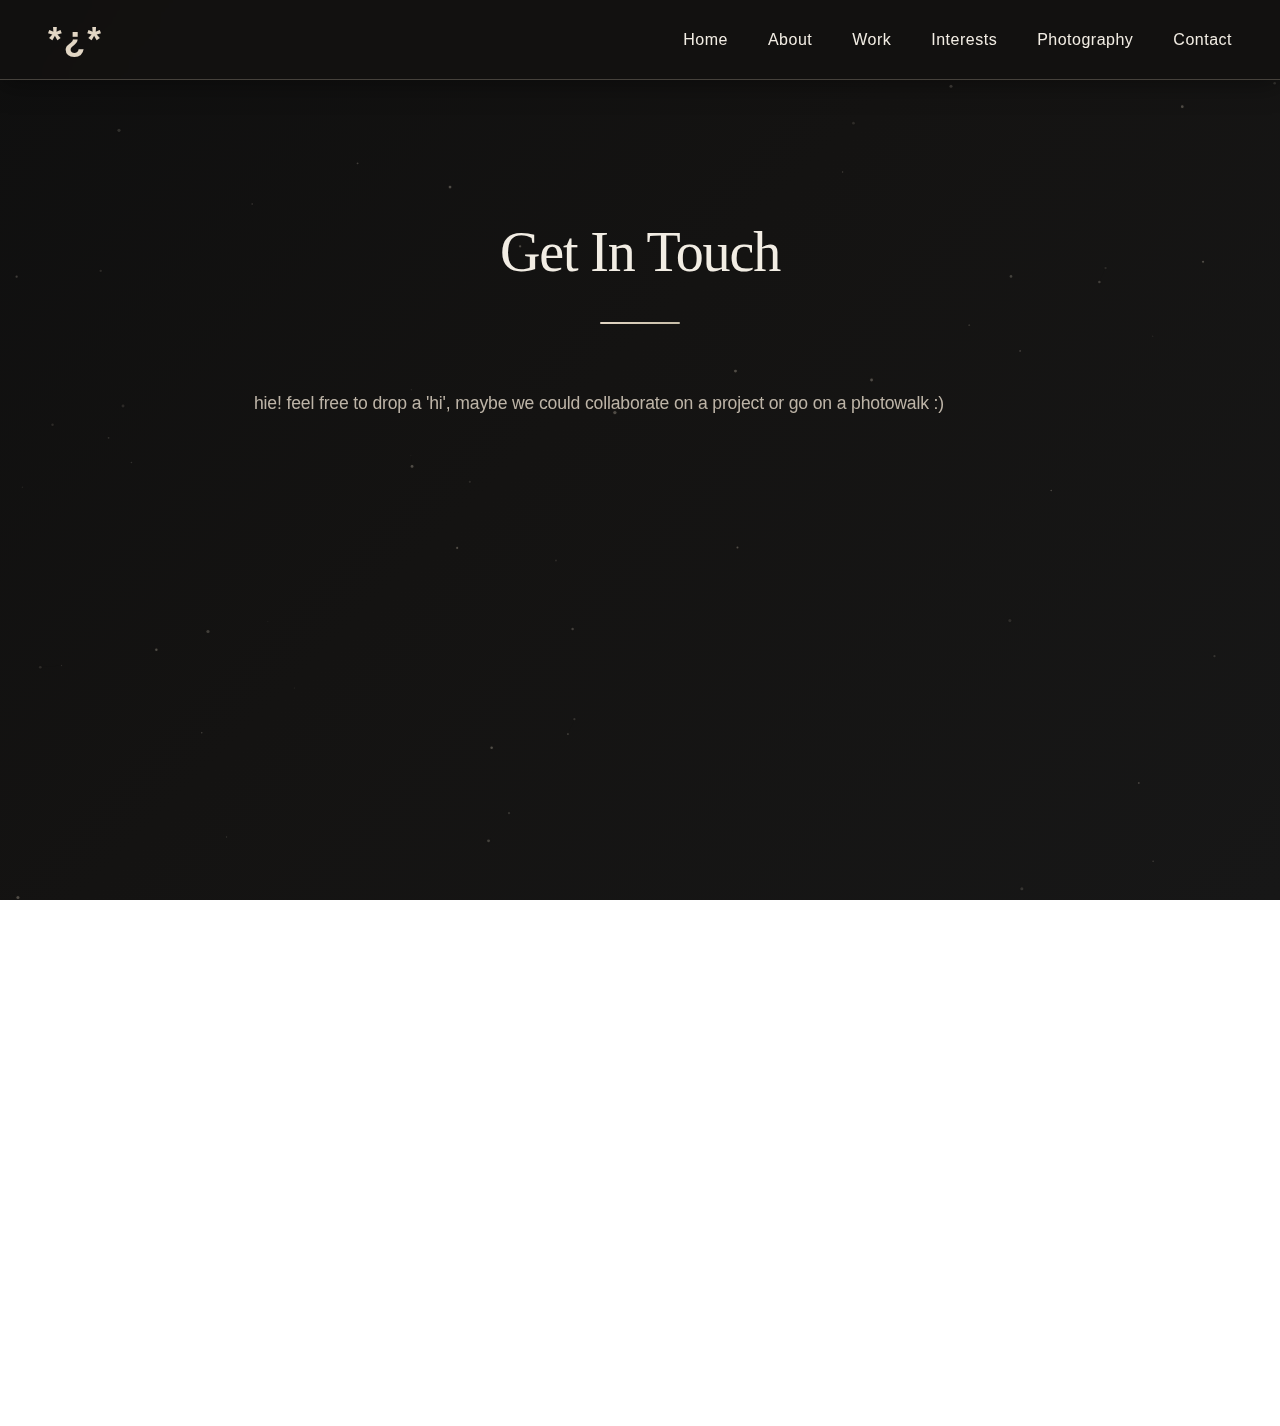
<file: src/pages/contact.html>
<!DOCTYPE html>
<html lang="en">

<head>
    <meta charset="UTF-8">
    <meta name="viewport" content="width=device-width, initial-scale=1.0">
    <title>Contact - Shreehitha Peddoju</title>
    <link rel="stylesheet" href="../css/styles.css">
    <link rel="stylesheet" href="https://cdnjs.cloudflare.com/ajax/libs/font-awesome/6.4.0/css/all.min.css">
</head>

<body>
    <!-- Navigation Bar -->
    <nav class="navbar">
        <div class="nav-wrapper">
            <a href="../index.html" class="logo">*¿*</a>
            <ul class="nav-links">
                <li><a href="../index.html">Home</a></li>
                <li><a href="about.html">About</a></li>
                <li><a href="work.html">Work</a></li>
                <li><a href="interests.html">Interests</a></li>
                <li><a href="photography.html">Photography</a></li>
                <li><a href="contact.html">Contact</a></li>
            </ul>
            <div class="menu-toggle">
                <span></span>
                <span></span>
                <span></span>
            </div>
        </div>
    </nav>

    <!-- Main Content -->
    <main>
        <!-- Contact Section -->
        <section class="section">
            <div class="section-content">
                <div class="section-header">
                    <h2>Get In Touch</h2>
                    <div class="header-underline"></div>
                </div>

                <p class="section-description">
                    hie! feel free to drop a 'hi', maybe we could collaborate on a project or go on a photowalk :)
                </p>

                <div class="contact-wrapper">
                    <!-- Contact Info Cards -->
                    <div class="contact-info">
                        <div class="contact-cards">
                            <div class="contact-card">
                                <div class="contact-icon">
                                    <i class="fas fa-envelope"></i>
                                </div>
                                <h3>Email</h3>
                                <a href="mailto:shreehitha.p@gmail.com" class="contact-link">shreehitha.p@gmail.com</a>
                            </div>



                            <div class="contact-card">
                                <div class="contact-icon">
                                    <i class="fas fa-map-marker-alt"></i>
                                </div>
                                <h3>Location</h3>
                                <p class="contact-text">Roorkee, Uttarakhand</p>
                            </div>
                        </div>

                        <!-- Social Links -->
                        <div class="social-section">
                            <h3>Connect With Me</h3>
                            <div class="social-links">
                                <a href="https://linkedin.com" target="_blank" class="social-link" title="LinkedIn">
                                    <i class="fab fa-linkedin"></i>
                                </a>
                                <a href="https://github.com" target="_blank" class="social-link" title="GitHub">
                                    <i class="fab fa-github"></i>
                                </a>
                                <a href="https://instagram.com" target="_blank" class="social-link" title="Instagram">
                                    <i class="fab fa-instagram"></i>
                                </a>
                                <a href="mailto:shreehitha.p@gmail.com" class="social-link" title="Email">
                                    <i class="fas fa-envelope"></i>
                                </a>
                            </div>
                        </div>
                    </div>

                    <!-- Contact Form -->
                    <div class="contact-form-wrapper">
                        <h3>Send Me a Message</h3>
                        <form class="contact-form" id="contactForm">
                            <div class="form-group">
                                <label for="name">Your Name</label>
                                <input type="text" id="name" name="name" placeholder="e.g., Jane Doe" required>
                                <span class="form-error"></span>
                            </div>

                            <div class="form-group">
                                <label for="email">Email Address</label>
                                <input type="email" id="email" name="email" placeholder="your.email@example.com"
                                    required>
                                <span class="form-error"></span>
                            </div>

                            <div class="form-group">
                                <label for="subject">Subject</label>
                                <input type="text" id="subject" name="subject" placeholder="What is this about?"
                                    required>
                                <span class="form-error"></span>
                            </div>

                            <div class="form-group">
                                <label for="message">Message</label>
                                <textarea id="message" name="message" rows="6"
                                    placeholder="Tell me more about your project or inquiry..." required></textarea>
                                <span class="form-error"></span>
                                <span class="char-count">0/500</span>
                            </div>

                            <button type="submit" class="btn btn-primary">
                                <span>Send Message</span>
                                <i class="fas fa-paper-plane"></i>
                            </button>

                            <div class="form-message" id="formMessage"></div>
                        </form>
                    </div>
                </div>
            </div>
        </section>
    </main>

    <script src="../js/particles.js"></script>
    <script src="../js/script.js"></script>
</body>

</html>
</file>
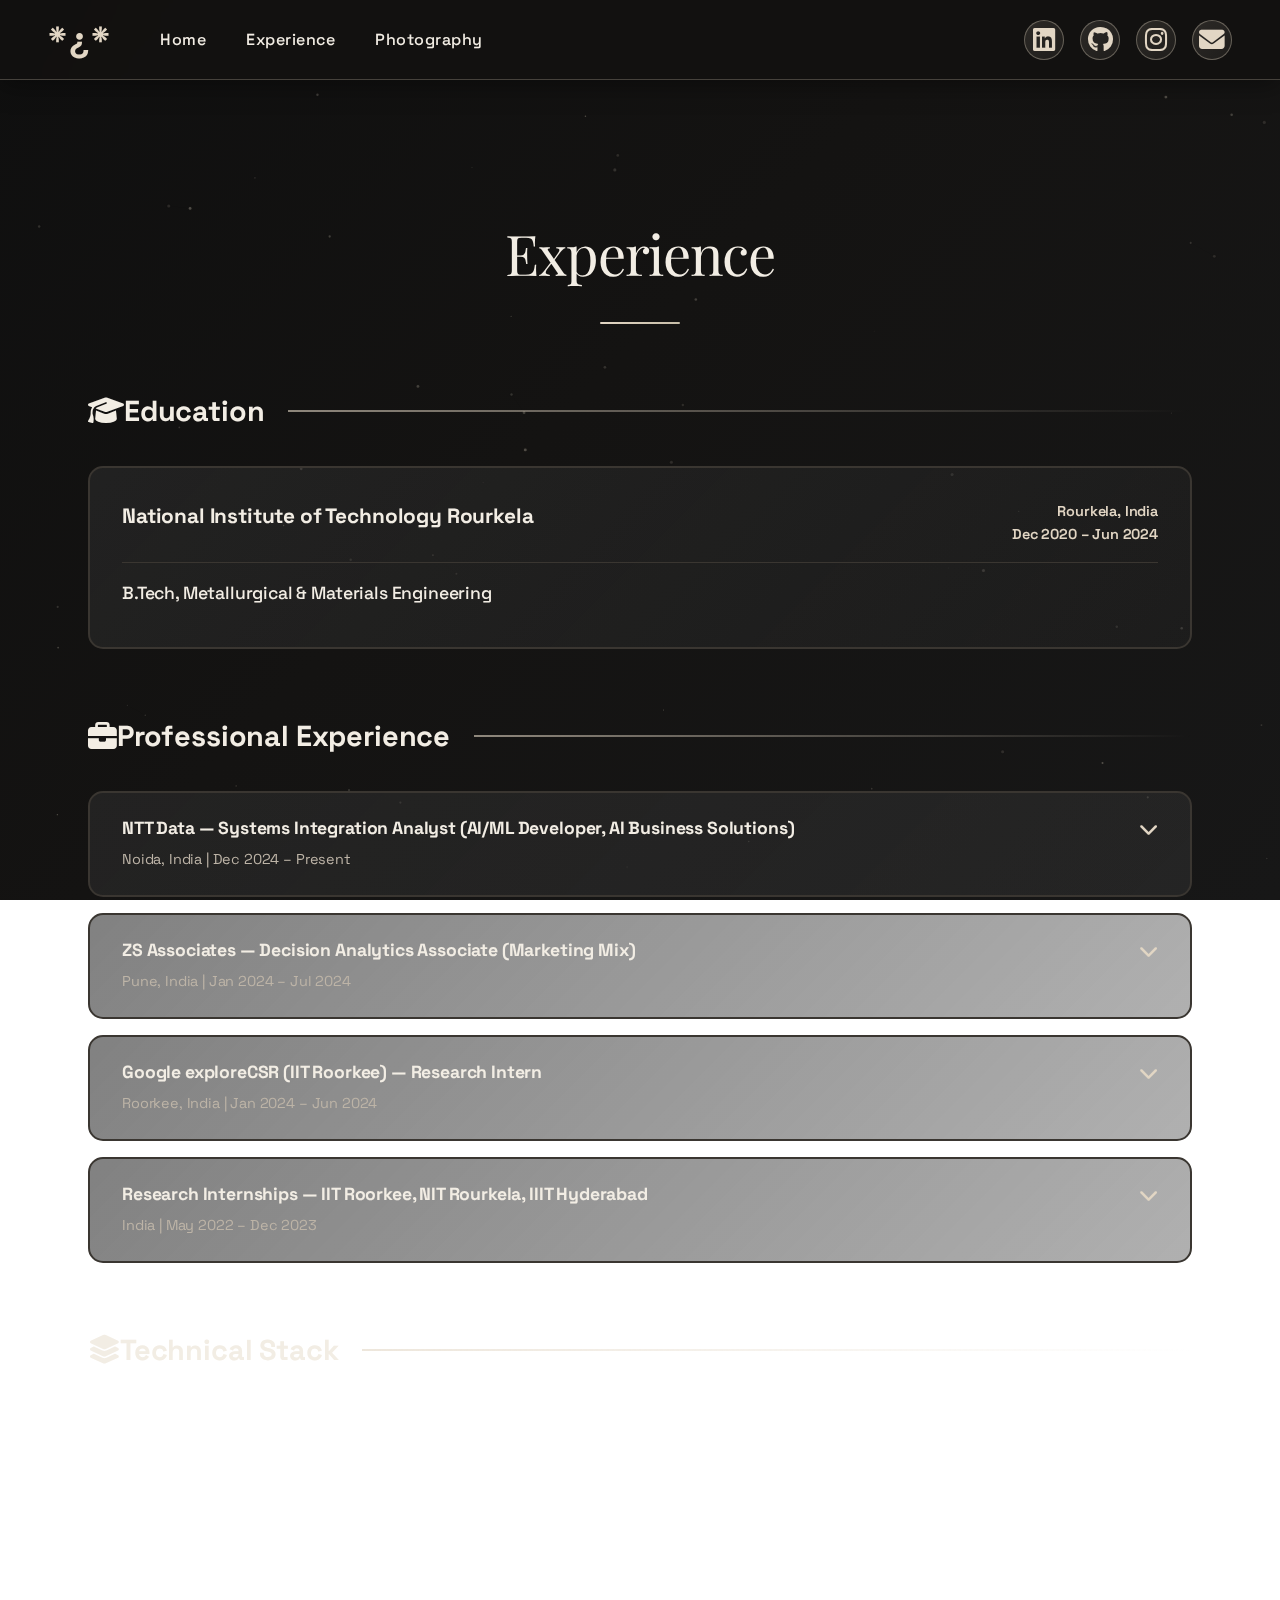
<file: src/pages/work.html>
<!DOCTYPE html>
<html lang="en">

<head>
    <meta charset="UTF-8">
    <meta name="viewport" content="width=device-width, initial-scale=1.0">
    <title>Experience - Shreehitha Peddoju</title>
    <link rel="preconnect" href="https://fonts.googleapis.com">
    <link rel="preconnect" href="https://fonts.gstatic.com" crossorigin>
    <link href="https://fonts.googleapis.com/css2?family=Playfair+Display:wght@400;500;600;700&family=Space+Grotesk:wght@300;400;500;600&display=swap" rel="stylesheet">
    <link rel="stylesheet" href="../css/styles.css">
    <link rel="stylesheet" href="https://cdnjs.cloudflare.com/ajax/libs/font-awesome/6.4.0/css/all.min.css">
</head>

<body>
    <!-- Navigation Bar -->
    <nav class="navbar">
        <div class="nav-wrapper">
            <div class="nav-left">
                <a href="../index.html" class="logo">*¿*</a>
                <ul class="nav-links">
                    <li><a href="../index.html">Home</a></li>
                    <li><a href="work.html">Experience</a></li>
                    <li><a href="photography.html">Photography</a></li>
                </ul>
            </div>
            <div class="nav-right">
                <div class="social-links">
                    <a href="https://linkedin.com" target="_blank" class="social-link" title="LinkedIn">
                        <i class="fab fa-linkedin"></i>
                    </a>
                    <a href="https://github.com" target="_blank" class="social-link" title="GitHub">
                        <i class="fab fa-github"></i>
                    </a>
                    <a href="https://instagram.com" target="_blank" class="social-link" title="Instagram">
                        <i class="fab fa-instagram"></i>
                    </a>
                    <a href="mailto:shreehitha.p@gmail.com" class="social-link" title="Email">
                        <i class="fas fa-envelope"></i>
                    </a>
                </div>
                <div class="menu-toggle">
                    <span></span>
                    <span></span>
                    <span></span>
                </div>
            </div>
        </div>
    </nav>

    <!-- Main Content -->
    <main>
        <!-- Experience Section -->
        <section class="section">
            <div class="section-content">
                <div class="section-header">
                    <h2>Experience</h2>
                    <div class="header-underline"></div>
                </div>

                <!-- Education Section -->
                <div class="experience-section">
                    <h3 class="subsection-title">
                        <i class="fas fa-graduation-cap"></i>
                        Education
                    </h3>
                    <div class="education-card">
                        <div class="edu-header">
                            <div class="edu-info">
                                <h4>National Institute of Technology Rourkela</h4>
                            </div>
                            <div class="edu-period">
                                <p class="edu-dates">Rourkela, India <br> Dec 2020 – Jun 2024</p>
                            </div>
                        </div>
                        <div class="edu-details">
                            <p class="edu-degree">B.Tech, Metallurgical & Materials Engineering</p>
                        </div>
                    </div>
                </div>

                <!-- Professional Experience Section -->
                <div class="experience-section">
                    <h3 class="subsection-title">
                        <i class="fas fa-briefcase"></i>
                        Professional Experience
                    </h3>
                    
                    <!-- NTT Data Experience -->
                    <div class="experience-accordion">
                        <div class="accordion-item">
                            <div class="accordion-header">
                                <div class="exp-header-info">
                                    <h4>NTT Data — Systems Integration Analyst (AI/ML Developer, AI Business Solutions)</h4>
                                    <p class="exp-location">Noida, India | Dec 2024 – Present</p>
                                </div>
                                <i class="fas fa-chevron-down accordion-icon"></i>
                            </div>
                            <div class="accordion-content">
                                <div class="exp-details">
                                    <ul class="exp-achievements">
                                        <li>End-to-end intelligent contract processing pipeline (Azure OCR → multi-agent LLM workflow → SQL → PDF highlighting via Streamlit UI)</li>
                                        <li>CrewAI-based parallel contract comparison system with one-line difference summaries</li>
                                        <li>Agentic AI model for healthcare data to generate HL7 CCDA-compliant XML EHRs</li>
                                        <li>FastAPI + OpenAPI microservices deployed on GCP; API performance and stability improvements</li>
                                    </ul>
                                    <div class="tech-tags">
                                        <span>Python</span>
                                        <span>LLM</span>
                                        <span>CrewAI</span>
                                        <span>FastAPI</span>
                                        <span>Azure</span>
                                        <span>GCP</span>
                                        <span>Streamlit</span>
                                    </div>
                                </div>
                            </div>
                        </div>

                        <!-- ZS Associates Experience -->
                        <div class="accordion-item">
                            <div class="accordion-header">
                                <div class="exp-header-info">
                                    <h4>ZS Associates — Decision Analytics Associate (Marketing Mix)</h4>
                                    <p class="exp-location">Pune, India | Jan 2024 – Jul 2024</p>
                                </div>
                                <i class="fas fa-chevron-down accordion-icon"></i>
                            </div>
                            <div class="accordion-content">
                                <div class="exp-details">
                                    <ul class="exp-achievements">
                                        <li>Predictive analytics for 20+ omnichannel pharma campaigns</li>
                                        <li>ROI optimization, channel effectiveness measurement</li>
                                        <li>Scalable data pipelines, KPI frameworks, and cloud warehousing (S3, Redshift, Snowflake)</li>
                                    </ul>
                                    <div class="tech-tags">
                                        <span>Python</span>
                                        <span>SQL</span>
                                        <span>AWS</span>
                                        <span>S3</span>
                                        <span>Redshift</span>
                                        <span>Snowflake</span>
                                        <span>Power BI</span>
                                    </div>
                                </div>
                            </div>
                        </div>

                        <!-- Google exploreCSR Experience -->
                        <div class="accordion-item">
                            <div class="accordion-header">
                                <div class="exp-header-info">
                                    <h4>Google exploreCSR (IIT Roorkee) — Research Intern</h4>
                                    <p class="exp-location">Roorkee, India | Jan 2024 – Jun 2024</p>
                                </div>
                                <i class="fas fa-chevron-down accordion-icon"></i>
                            </div>
                            <div class="accordion-content">
                                <div class="exp-details">
                                    <ul class="exp-achievements">
                                        <li>Fine-tuned BERT model for fake-news detection</li>
                                        <li>Dataset creation via targeted web scraping and annotation</li>
                                    </ul>
                                    <div class="tech-tags">
                                        <span>BERT</span>
                                        <span>PyTorch</span>
                                        <span>NLP</span>
                                        <span>Web Scraping</span>
                                    </div>
                                </div>
                            </div>
                        </div>

                        <!-- Research Internships Experience -->
                        <div class="accordion-item">
                            <div class="accordion-header">
                                <div class="exp-header-info">
                                    <h4>Research Internships — IIT Roorkee, NIT Rourkela, IIIT Hyderabad</h4>
                                    <p class="exp-location">India | May 2022 – Dec 2023</p>
                                </div>
                                <i class="fas fa-chevron-down accordion-icon"></i>
                            </div>
                            <div class="accordion-content">
                                <div class="exp-details">
                                    <ul class="exp-achievements">
                                        <li>Object detection (RCNN, AlexNet)</li>
                                        <li>ML-based industrial imaging systems</li>
                                        <li>Association-rule-based recommendation concept hierarchies</li>
                                    </ul>
                                    <div class="tech-tags">
                                        <span>Computer Vision</span>
                                        <span>RCNN</span>
                                        <span>AlexNet</span>
                                        <span>Machine Learning</span>
                                    </div>
                                </div>
                            </div>
                        </div>
                    </div>
                </div>

                <div class="experience-section">
                    <h3 class="subsection-title">
                        <i class="fas fa-layer-group"></i>
                        Technical Stack
                    </h3>
                    <div class="skills-row">
                        <div class="skill-badge">Python</div>
                        <div class="skill-badge">LLMs and RAG</div>
                        <div class="skill-badge">Agentic AI</div>                        
                        <div class="skill-badge">GCP / Azure</div>
                        <div class="skill-badge">FastAPI / Flask</div>
                        <div class="skill-badge">Vector DBs (Chroma)</div>
                        <div class="skill-badge">Docker</div>
                        <div class="skill-badge">AWS (S3, Redshift)</div>
                        <div class="skill-badge">Snowflake</div>
                        <div class="skill-badge">Power BI</div>
                        <div class="skill-badge">PostgreSQL</div>
                        <div class="skill-badge">Git</div>
                    </div>
                </div>
            </div>
        </section>
    </main>

    <script src="../js/particles.js"></script>
    <script src="../js/script.js"></script>
</body>

</html>
</file>
<file: src/css/styles.css>
:root {
    --primary: #0f0f0f;
    --secondary: #171717;
    --accent: #242322;
    --accent-rose: #c7bda8;
    --accent-pink: #d8d0bf;
    --highlight: #e2d6c4;
    --text-light: #f2ede4;
    --text-muted: #bdb4a7;
    --text-dark: #1c1a17;
    --border: #3a3631;
    --card-bg: rgba(20, 18, 16, 0.86);
    --overlay: rgba(12, 10, 9, 0.92);
    --font-body: 'Space Grotesk', -apple-system, BlinkMacSystemFont, 'Segoe UI', sans-serif;
    --font-display: 'Playfair Display', Georgia, serif;
}

* {
    margin: 0;
    padding: 0;
    box-sizing: border-box;
}

html {
    scroll-behavior: smooth;
}

body {
    font-family: var(--font-body);
    color: var(--text-light);
    line-height: 1.6;
    background: linear-gradient(135deg, var(--primary) 0%, #141312 45%, var(--secondary) 100%);
    background-attachment: fixed;
    overflow-x: hidden;
    transition: background 0.3s ease, color 0.3s ease;
    font-weight: 400;
    letter-spacing: -0.01em;
}

/* Particles Canvas */
#particles-canvas {
    position: fixed;
    top: 0;
    left: 0;
    width: 100%;
    height: 100%;
    pointer-events: none;
    z-index: 1;
}

/* Navigation Bar */
.navbar {
    position: fixed;
    top: 0;
    left: 0;
    right: 0;
    height: 80px;
    background: rgba(18, 17, 16, 0.88);
    border-bottom: 1px solid rgba(226, 214, 196, 0.25);
    backdrop-filter: blur(18px);
    z-index: 1000;
    display: flex;
    align-items: center;
    padding: 0 3rem;
    box-shadow: 0 6px 24px rgba(0, 0, 0, 0.35);
}

.nav-wrapper {
    width: 100%;
    max-width: 1400px;
    margin: 0 auto;
    display: flex;
    justify-content: space-between;
    align-items: center;
}

.nav-left {
    display: flex;
    align-items: center;
    gap: 3rem;
}

.nav-right {
    display: flex;
    align-items: center;
    gap: 2rem;
}

.logo {
    font-size: 2.2rem;
    font-weight: 700;
    color: var(--highlight);
    cursor: pointer;
    text-decoration: none;
    letter-spacing: 2px;
    animation: floatGlow 3s ease-in-out infinite;
    font-family: var(--font-body);
}

@keyframes floatGlow {

    0%,
    100% {
        filter: drop-shadow(0 0 8px rgba(226, 214, 196, 0.2));
        transform: translateY(0);
    }

    50% {
        filter: drop-shadow(0 0 12px rgba(226, 214, 196, 0.3));
        transform: translateY(-3px);
    }
}

.nav-links {
    display: flex;
    list-style: none;
    gap: 2.5rem;
}

.nav-links a {
    color: var(--text-light);
    text-decoration: none;
    font-weight: 500;
    transition: all 0.3s ease;
    position: relative;
    letter-spacing: 0.5px;
    font-family: var(--font-body);
}

.nav-links a::before {
    content: '';
    position: absolute;
    bottom: -5px;
    left: 0;
    width: 0;
    height: 3px;
    background: linear-gradient(90deg, var(--highlight), var(--accent-rose));
    transition: width 0.4s cubic-bezier(0.4, 0, 0.2, 1);
    border-radius: 2px;
}

.nav-links a:hover::before,
.nav-links a.active::before {
    width: 100%;
}

.nav-links a:hover,
.nav-links a.active {
    color: var(--highlight);
    text-shadow: 0 0 6px rgba(226, 214, 196, 0.25);
}

.menu-toggle {
    display: none;
    flex-direction: column;
    cursor: pointer;
    gap: 5px;
}

.menu-toggle span {
    width: 25px;
    height: 3px;
    background: var(--highlight);
    border-radius: 2px;
    transition: all 0.3s ease;
}

/* Header Social Links */
.nav-right .social-links {
    display: flex;
    gap: 1rem;
}

.nav-right .social-link {
    width: 40px;
    height: 40px;
    display: flex;
    align-items: center;
    justify-content: center;
    border-radius: 50%;
    background: linear-gradient(135deg, rgba(226, 214, 196, 0.12) 0%, rgba(195, 185, 170, 0.08) 100%);
    color: var(--highlight);
    text-decoration: none;
    transition: all 0.3s ease;
    border: 1.5px solid rgba(226, 214, 196, 0.35);
    font-size: 1rem;
}

.nav-right .social-link:hover {
    background: rgba(226, 214, 196, 0.2);
    border-color: var(--highlight);
    transform: translateY(-2px);
    box-shadow: 0 6px 18px rgba(0, 0, 0, 0.25);
    color: var(--highlight);
}

/* Main Content */
main {
    padding-top: 80px;
}

.home-hero {
    overflow: visible;
}

.hero-layout {
    display: grid;
    grid-template-columns: 1.3fr 1fr;
    gap: 3rem;
    align-items: center;
}

@media (max-width: 980px) {
    .hero-layout {
        grid-template-columns: 1fr;
        gap: 2.25rem;
    }
}

.hero-portrait {
    position: relative;
    width: 100%;
    max-width: 520px;
    aspect-ratio: 1 / 1;
    margin-left: auto;
    isolation: isolate;
    border-radius: 28px;
    background: radial-gradient(circle at 30% 20%, rgba(226, 214, 196, 0.16), transparent 55%),
        radial-gradient(circle at 70% 80%, rgba(195, 185, 170, 0.12), transparent 60%);
    border: 1px solid rgba(226, 214, 196, 0.3);
    box-shadow: 0 20px 60px rgba(0, 0, 0, 0.35);
    overflow: hidden;
}

#portrait-canvas {
    position: absolute;
    inset: 0;
    width: 100%;
    height: 100%;
    display: block;
    pointer-events: none;
    z-index: 2;
}

.portrait-glow {
    position: absolute;
    inset: -20%;
    z-index: 1;
    background: radial-gradient(circle at 50% 50%, rgba(226, 214, 196, 0.16), transparent 60%);
    filter: blur(16px);
    opacity: 0.7;
}

.section {
min-height: 100vh;
display: flex;
align-items: center;
justify-content: center;
padding: 8rem 0;
position: relative;
overflow: hidden;
}

/* Photography page: allow the gallery to extend past the viewport and scroll normally */
.photography-page .section {
    overflow: visible;
    align-items: flex-start;
    min-height: auto;
}

.section::before {
    content: '';
}

.section-content {
    max-width: 1200px;
    margin: 0 auto;
    padding: 0 3rem;
    position: relative;
    z-index: 2;
}

.section-header {
    text-align: center;
    margin-bottom: 4rem;
}

.section-header h2 {
    font-family: var(--font-display);
    font-size: 3.5rem;
    font-weight: 400;
    color: var(--text-light);
    margin-bottom: 1.5rem;
    letter-spacing: -0.02em;
}

.header-underline {
    width: 80px;
    height: 2px;
    background: linear-gradient(90deg, var(--highlight) 0%, var(--accent-rose) 100%);
    margin: 0 auto;
    border-radius: 1px;
}

.subsection-title {
    font-size: 1.8rem;
    font-weight: 700;
    color: var(--text-light);
    margin: 3rem 0 2rem 0;
    display: flex;
    align-items: center;
    font-family: var(--font-body);
}

.subsection-title::after {
    content: '';
    flex: 1;
    height: 2px;
    background: linear-gradient(90deg, rgba(226, 214, 196, 0.6), transparent);
    margin-left: 1.5rem;
}

.section-description {
    color: var(--text-muted);
    font-size: 1.1rem;
    line-height: 1.8;
    margin: 1.5rem 0 2rem 0;
}

@keyframes fadeInUp {
    from {
        opacity: 0;
        transform: translateY(40px);
    }

    to {
        opacity: 1;
        transform: translateY(0);
    }
}

.section-title {
    font-size: 4rem;
    font-weight: 900;
    margin-bottom: 2rem;
    background: linear-gradient(135deg, var(--highlight) 0%, var(--accent-rose) 55%, #b7ada0 100%);
    -webkit-background-clip: text;
    -webkit-text-fill-color: transparent;
    background-clip: text;
    line-height: 1.2;
    letter-spacing: -1px;
    animation: slideInDown 0.8s ease-out;
    font-family: var(--font-body);
}

@keyframes slideInDown {
    from {
        opacity: 0;
        transform: translateY(-30px);
    }

    to {
        opacity: 1;
        transform: translateY(0);
    }
}

/* Hero Section */
#home {
    background: linear-gradient(180deg, var(--primary) 0%, var(--secondary) 100%);
}

.hero-text {
    text-align: left;
    max-width: 900px;
}

.hero-text h1 {
    font-size: 4.5rem;
    font-weight: 300;
    line-height: 1.1;
    margin-bottom: 1.5rem;
    color: var(--text-light);
    letter-spacing: -0.02em;
    animation: fadeInUp 0.8s ease-out 0.2s both;
    font-family: var(--font-display);
    font-style: normal;
    text-shadow: 0 2px 16px rgba(0, 0, 0, 0.35);
}

.hero-text h1 span {
    background: linear-gradient(90deg, var(--highlight) 0%, var(--accent-rose) 55%, #b7ada0 100%);
    -webkit-background-clip: text;
    -webkit-text-fill-color: transparent;
    background-clip: text;
    position: relative;
    display: inline-block;
}

.subtitle {
    font-size: 1.3rem;
    font-family: var(--font-body);
    font-weight: 400;
    color: var(--text-muted);
    margin-bottom: 1.5rem;
    letter-spacing: 0.02em;
    text-transform: uppercase;
    animation: fadeInUp 0.8s ease-out 0.3s both;
}

.description {
    font-size: 1.2rem;
    font-family: var(--font-body);
    font-weight: 300;
    line-height: 1.7;
    color: var(--text-muted);
    margin-bottom: 2.5rem;
    animation: fadeInUp 0.8s ease-out 0.4s both;
    letter-spacing: -0.005em;
}

.cta-buttons {
    display: flex;
    gap: 1.5rem;
    flex-wrap: wrap;
    animation: fadeInUp 0.8s ease-out 0.5s both;
}

.btn {
    padding: 1.2rem 2.8rem;
    border-radius: 10px;
    text-decoration: none;
    font-weight: 600;
    transition: all 0.3s ease;
    display: inline-flex;
    align-items: center;
    gap: 0.5rem;
    border: 2px solid;
    cursor: pointer;
    font-size: 1rem;
    position: relative;
    overflow: hidden;
    letter-spacing: 0.5px;
}

.btn::before {
    content: '';
    position: absolute;
    top: 0;
    left: -100%;
    width: 100%;
    height: 100%;
    background: linear-gradient(90deg, transparent, rgba(226, 214, 196, 0.25), transparent);
    transition: left 0.5s ease;
}

.btn:hover::before {
    left: 100%;
}

.btn-primary {
    background: linear-gradient(135deg, var(--highlight) 0%, var(--accent-rose) 100%);
    color: #1c1a17;
    border-color: var(--highlight);
    box-shadow: 0 0 18px rgba(0, 0, 0, 0.25);
}

.btn-primary:hover {
    transform: translateY(-2px);
    box-shadow: 0 18px 40px rgba(0, 0, 0, 0.35);
    letter-spacing: 0.8px;
}

.btn-secondary {
    background: transparent;
    color: var(--highlight);
    border-color: var(--highlight);
    box-shadow: inset 0 0 20px rgba(226, 214, 196, 0.12);
}

.btn-secondary:hover {
    background: rgba(226, 214, 196, 0.18);
    transform: translateY(-2px);
    box-shadow: inset 0 0 20px rgba(226, 214, 196, 0.18), 0 0 24px rgba(0, 0, 0, 0.25);
}

/* About Section */
#about {
    background: var(--primary);
}

.about-content {
    display: grid;
    grid-template-columns: 1fr;
    gap: 2rem;
    margin-bottom: 3rem;
    background: linear-gradient(135deg, rgba(58, 58, 58, 0.3) 0%, rgba(45, 45, 45, 0.2) 100%);
    border: 1px solid var(--border);
    padding: 2.5rem;
    border-radius: 15px;
    backdrop-filter: blur(10px);
}

.about-content p {
    font-size: 1.1rem;
    line-height: 1.8;
    color: var(--text-muted);
    animation: fadeInUp 0.8s ease-out;
}

.about-content p:first-child {
    animation-delay: 0.1s;
}

.about-content p:nth-child(2) {
    animation-delay: 0.2s;
}

.about-text {
    display: flex;
    flex-direction: column;
    gap: 2rem;
}

.about-text p {
    font-size: 1.1rem;
    color: var(--text-muted);
    line-height: 1.9;
    padding-left: 1.5rem;
    border-left: 3px solid var(--highlight);
    animation: slideInLeft 0.8s ease-out;
}

@keyframes slideInLeft {
    from {
        opacity: 0;
        transform: translateX(-40px);
    }

    to {
        opacity: 1;
        transform: translateX(0);
    }
}

.expertise-grid {
    display: grid;
    grid-template-columns: repeat(auto-fit, minmax(280px, 1fr));
    gap: 2rem;
    margin-bottom: 3rem;
}

.expertise-cards {
    display: grid;
    grid-template-columns: repeat(auto-fit, minmax(300px, 1fr));
    gap: 2.5rem;
}

.expertise-card {
    background: linear-gradient(135deg, rgba(58, 58, 58, 0.5) 0%, rgba(45, 45, 45, 0.3) 100%);
    border: 2px solid var(--border);
    padding: 2.5rem;
    border-radius: 15px;
    transition: all 0.4s cubic-bezier(0.4, 0, 0.2, 1);
    display: flex;
    flex-direction: column;
    align-items: flex-start;
    position: relative;
    overflow: hidden;
    opacity: 0;
    animation: fadeInUp 0.6s ease-out forwards;
}

.expertise-card:nth-child(1) {
    animation-delay: 0.1s;
}

.expertise-card:nth-child(2) {
    animation-delay: 0.2s;
}

.expertise-card:nth-child(3) {
    animation-delay: 0.3s;
}

.expertise-card:nth-child(4) {
    animation-delay: 0.4s;
}

.expertise-card::before {
    content: '';
    position: absolute;
    top: -50%;
    right: -50%;
    width: 100%;
    height: 100%;
    background: radial-gradient(circle, rgba(226, 214, 196, 0.12) 0%, transparent 70%);
    transition: all 0.6s ease;
    opacity: 0;
}

.expertise-card:hover::before {
    opacity: 1;
    top: -25%;
    right: -25%;
}

.expertise-card:hover {
    border-color: var(--highlight);
    background: linear-gradient(135deg, rgba(226, 214, 196, 0.16) 0%, rgba(195, 185, 170, 0.1) 100%);
    transform: translateY(-12px);
    box-shadow: 0 18px 40px rgba(0, 0, 0, 0.35), inset 0 1px 0 rgba(226, 214, 196, 0.12);
}

.card-icon {
    font-size: 3rem;
    color: var(--highlight);
    margin-bottom: 1.5rem;
    filter: drop-shadow(0 0 10px rgba(141, 168, 255, 0.35));
    transition: all 0.3s ease;
    position: relative;
    z-index: 2;
}

.expertise-card:hover .card-icon {
    transform: scale(1.2) rotate(5deg);
    filter: drop-shadow(0 0 16px rgba(226, 214, 196, 0.35));
}

.expertise-card h3 {
    font-size: 1.3rem;
    margin-bottom: 0.75rem;
    color: var(--text-light);
    position: relative;
    z-index: 2;
}

.expertise-card h4 {
    font-size: 1.2rem;
    margin-bottom: 0.75rem;
    color: var(--text-light);
    position: relative;
    z-index: 2;
    font-weight: 700;
    letter-spacing: -0.3px;
    font-family: var(--font-body);
}

.expertise-card p {
    color: var(--text-muted);
    font-size: 0.95rem;
    line-height: 1.6;
    position: relative;
    z-index: 2;
}

/* Work Grid and Cards */
.work-grid {
    display: grid;
    grid-template-columns: repeat(auto-fit, minmax(320px, 1fr));
    gap: 2rem;
    margin-top: 2rem;
}

.work-card {
    background: linear-gradient(135deg, rgba(45, 45, 45, 0.6) 0%, rgba(58, 58, 58, 0.4) 100%);
    border: 2px solid var(--border);
    padding: 2rem;
    border-radius: 15px;
    transition: all 0.4s cubic-bezier(0.4, 0, 0.2, 1);
    position: relative;
    overflow: hidden;
    display: flex;
    flex-direction: column;
}

.work-card::before {
    content: '';
    position: absolute;
    top: -50%;
    right: -50%;
    width: 100%;
    height: 100%;
    background: radial-gradient(circle, rgba(226, 214, 196, 0.12) 0%, transparent 70%);
    transition: all 0.6s ease;
    opacity: 0;
}

.work-card:hover::before {
    opacity: 1;
    top: -25%;
    right: -25%;
}

.work-card:hover {
    border-color: var(--highlight);
    background: linear-gradient(135deg, rgba(226, 214, 196, 0.14) 0%, rgba(195, 185, 170, 0.12) 100%);
    transform: translateY(-10px);
    box-shadow: 0 18px 40px rgba(0, 0, 0, 0.35), inset 0 1px 0 rgba(226, 214, 196, 0.12);
}

.card-content {
    position: relative;
    z-index: 2;
}

.card-year {
    color: var(--highlight);
    font-size: 0.85rem;
    font-weight: 600;
    text-transform: uppercase;
    letter-spacing: 0.1em;
    margin-bottom: 0.5rem;
}

.work-card h3 {
    font-size: 1.4rem;
    margin-bottom: 1rem;
    color: var(--text-light);
    line-height: 1.3;
    font-family: var(--font-body);
}

.work-card p {
    color: var(--text-muted);
    font-size: 0.95rem;
    line-height: 1.7;
    margin-bottom: 1.5rem;
}

.tech-tags {
    display: flex;
    flex-wrap: wrap;
    gap: 0.75rem;
}

.tech-tags span {
    background: rgba(226, 214, 196, 0.12);
    border: 1px solid rgba(226, 214, 196, 0.3);
    color: var(--highlight);
    padding: 0.4rem 0.8rem;
    border-radius: 20px;
    font-size: 0.8rem;
    font-weight: 500;
    transition: all 0.3s ease;
}

.work-card:hover .tech-tags span {
    background: rgba(226, 214, 196, 0.2);
    border-color: var(--highlight);
}

.skills-showcase {
    background: linear-gradient(135deg, rgba(58, 58, 58, 0.5) 0%, rgba(45, 45, 45, 0.3) 100%);
    border: 2px solid var(--border);
    padding: 3rem;
    border-radius: 15px;
    margin-top: 3rem;
    backdrop-filter: blur(10px);
}

.skills-showcase h3 {
    font-size: 1.5rem;
    margin-bottom: 2rem;
    color: var(--text-light);
}

.skills-grid {
    display: grid;
    grid-template-columns: repeat(auto-fit, minmax(160px, 1fr));
    gap: 1.2rem;
}

.skills-row {
    display: flex;
    flex-wrap: wrap;
    gap: 1rem;
    align-items: center;
}

.skills-row .skill-badge {
    flex: 0 1 auto;
}

.skill-badge {
    background: linear-gradient(135deg, rgba(226, 214, 196, 0.12) 0%, rgba(185, 176, 164, 0.1) 100%);
    border: 1px solid rgba(226, 214, 196, 0.45);
    padding: 0.9rem 1.5rem;
    border-radius: 20px;
    text-align: center;
    color: var(--highlight);
    font-weight: 600;
    font-size: 0.95rem;
    transition: all 0.4s cubic-bezier(0.4, 0, 0.2, 1);
    cursor: default;
    position: relative;
    overflow: hidden;
    opacity: 0;
    animation: fadeInUp 0.6s ease-out forwards;
}

.skill-badge:nth-child(1) {
    animation-delay: 0.1s;
}

.skill-badge:nth-child(2) {
    animation-delay: 0.15s;
}

.skill-badge:nth-child(3) {
    animation-delay: 0.2s;
}

.skill-badge:nth-child(4) {
    animation-delay: 0.25s;
}

.skill-badge:nth-child(5) {
    animation-delay: 0.3s;
}

.skill-badge:nth-child(6) {
    animation-delay: 0.35s;
}

.skill-badge:nth-child(7) {
    animation-delay: 0.4s;
}

.skill-badge:nth-child(8) {
    animation-delay: 0.45s;
}

.skill-badge:nth-child(9) {
    animation-delay: 0.5s;
}

.skill-badge:nth-child(10) {
    animation-delay: 0.55s;
}

.skill-badge:nth-child(11) {
    animation-delay: 0.6s;
}

.skill-badge:nth-child(12) {
    animation-delay: 0.65s;
}

.skill-badge::before {
    content: '';
    position: absolute;
    top: 0;
    left: -100%;
    width: 100%;
    height: 100%;
    background: linear-gradient(90deg, transparent, rgba(226, 214, 196, 0.25), transparent);
    transition: left 0.5s ease;
}

.skill-badge:hover {
    border-color: var(--accent-rose);
    background: linear-gradient(135deg, rgba(226, 214, 196, 0.22) 0%, rgba(195, 185, 170, 0.16) 100%);
    transform: translateY(-8px);
    color: var(--text-light);
    box-shadow: 0 10px 28px rgba(0, 0, 0, 0.35);
}

.skill-badge:hover::before {
    left: 100%;
}

.skill-item {
    background: linear-gradient(135deg, rgba(226, 214, 196, 0.18) 0%, rgba(195, 185, 170, 0.12) 100%);
    border: 2px solid var(--highlight);
    padding: 1.2rem;
    border-radius: 10px;
    text-align: center;
    color: var(--highlight);
    font-weight: 600;
    transition: all 0.4s cubic-bezier(0.4, 0, 0.2, 1);
    cursor: default;
    position: relative;
    overflow: hidden;
}

.skill-item::before {
    content: '';
    position: absolute;
    top: 0;
    left: -100%;
    width: 100%;
    height: 100%;
    background: linear-gradient(90deg, transparent, rgba(226, 214, 196, 0.25), transparent);
    transition: left 0.5s ease;
}

.skill-item:hover::before {
    left: 100%;
}

.skill-item:hover {
    background: linear-gradient(135deg, var(--highlight) 0%, var(--accent-rose) 100%);
    color: var(--primary);
    transform: translateY(-2px) scale(1.03);
    box-shadow: 0 8px 18px rgba(0, 0, 0, 0.32);
}

/* Work Section */
#work {
    background: var(--secondary);
}

.projects-container {
    display: grid;
    grid-template-columns: repeat(auto-fit, minmax(380px, 1fr));
    gap: 2.5rem;
}

.project-item {
    background: linear-gradient(135deg, rgba(58, 58, 58, 0.6) 0%, rgba(45, 45, 45, 0.4) 100%);
    border: 2px solid var(--border);
    padding: 2.5rem;
    border-radius: 15px;
    transition: all 0.5s cubic-bezier(0.4, 0, 0.2, 1);
    display: flex;
    flex-direction: column;
    position: relative;
    overflow: hidden;
}

.project-item::after {
    content: '';
    position: absolute;
    top: 0;
    left: 0;
    right: 0;
    bottom: 0;
    background: linear-gradient(135deg, rgba(226, 214, 196, 0.1) 0%, rgba(195, 185, 170, 0.05) 100%);
    opacity: 0;
    transition: opacity 0.4s ease;
    pointer-events: none;
}

.project-item:hover {
    border-color: var(--highlight);
    background: linear-gradient(135deg, rgba(226, 214, 196, 0.12) 0%, rgba(195, 185, 170, 0.08) 100%);
    transform: translateY(-15px);
    box-shadow: 0 24px 50px rgba(0, 0, 0, 0.35);
}

.project-item:hover::after {
    opacity: 1;
}

.project-header {
    display: flex;
    justify-content: space-between;
    align-items: flex-start;
    margin-bottom: 1.5rem;
    gap: 1rem;
}

.project-header h3 {
    font-size: 1.4rem;
    color: var(--text-light);
    flex: 1;
    line-height: 1.3;
}

.project-year {
    color: var(--accent-rose);
    font-size: 0.85rem;
    font-weight: 700;
    white-space: nowrap;
    letter-spacing: 1px;
}

.project-description {
    color: var(--text-muted);
    margin-bottom: 1.5rem;
    line-height: 1.8;
    font-size: 0.95rem;
    flex-grow: 1;
}
.project-tags {
    display: flex;
    flex-wrap: wrap;
    gap: 0.8rem;
}

#testing
#testing2

.tag {
    background: linear-gradient(135deg, rgba(226, 214, 196, 0.12) 0%, rgba(195, 185, 170, 0.07) 100%);
    border: 1.5px solid var(--highlight);
    color: var(--highlight);
    padding: 0.5rem 1rem;
    border-radius: 8px;
    font-size: 0.8rem;
    font-weight: 600;
    transition: all 0.3s ease;
    letter-spacing: 0.5px;
}

.tag:hover {
    background: linear-gradient(135deg, var(--highlight) 0%, var(--accent-rose) 100%);
    color: var(--primary);
    transform: translateY(-1px);
    box-shadow: 0 6px 16px rgba(0, 0, 0, 0.3);
}

/* Contact Section */
#contact {
    background: var(--primary);
}

.contact-container {
    display: grid;
    grid-template-columns: 1fr 1fr;
    gap: 5rem;
}

.contact-info {
    display: flex;
    flex-direction: column;
    gap: 2.5rem;
}

.contact-info>p {
    color: var(--text-muted);
    font-size: 1.1rem;
    line-height: 1.9;
    border-left: 3px solid var(--highlight);
    padding-left: 1.5rem;
}

.contact-details {
    display: flex;
    flex-direction: column;
    gap: 1.5rem;
}

.detail-item {
    background: linear-gradient(135deg, rgba(58, 58, 58, 0.5) 0%, rgba(45, 45, 45, 0.3) 100%);
    border: 2px solid var(--border);
    padding: 1.8rem;
    border-radius: 12px;
    transition: all 0.4s cubic-bezier(0.4, 0, 0.2, 1);
}
   
.detail-item:hover {
    border-color: var(--highlight);
    background: linear-gradient(135deg, rgba(226, 214, 196, 0.12) 0%, rgba(195, 185, 170, 0.08) 100%);
    transform: translateX(10px);
    box-shadow: 0 12px 28px rgba(0, 0, 0, 0.35);
}

.detail-item strong {
    color: var(--highlight);
    display: block;
    margin-bottom: 0.7rem;
    font-size: 0.9rem;
    text-transform: uppercase;
    letter-spacing: 1.5px;
}

.detail-item p {
    color: var(--text-light);
}

.social-section h4 {
    color: var(--text-light);
    margin-bottom: 1.5rem;
    font-size: 1rem;
    letter-spacing: 1px;
}

.social-links {
    display: flex;
    gap: 1.5rem;
}

.social-links a {
    width: 50px;
    height: 50px;
    display: flex;
    align-items: center;
    justify-content: center;
    border-radius: 50%;
    background: linear-gradient(135deg, rgba(226, 214, 196, 0.15) 0%, rgba(195, 185, 170, 0.1) 100%);
    color: var(--highlight);
    text-decoration: none;
    transition: all 0.4s cubic-bezier(0.4, 0, 0.2, 1);
    border: 2px solid var(--highlight);
    font-size: 1.2rem;
    position: relative;
    overflow: hidden;
}

.social-links a::before {
    content: '';
    position: absolute;
    top: 50%;
    left: 50%;
    width: 0;
    height: 0;
    background: var(--highlight);
    border-radius: 50%;
    transform: translate(-50%, -50%);
    transition: width 0.4s ease, height 0.4s ease;
    z-index: 0;
}

.social-links a:hover::before {
    width: 100%;
    height: 100%;
}

.social-links a:hover {
    color: var(--primary);
    transform: translateY(-8px);
    box-shadow: 0 12px 30px rgba(0, 0, 0, 0.35);
}

.contact-form {
    display: flex;
    flex-direction: column;
    gap: 1.8rem;
}

.form-group {
    display: flex;
    flex-direction: column;
    position: relative;
}

.form-group label {
    margin-bottom: 0.8rem;
    font-weight: 600;
    color: var(--text-dark);
    font-size: 1rem;
    transition: all 0.3s ease;
}

.contact-form input,
.contact-form textarea {
    padding: 1.2rem;
    background: linear-gradient(135deg, rgba(45, 45, 45, 0.5) 0%, rgba(58, 58, 58, 0.3) 100%);
    border: 2px solid var(--border);
    border-radius: 10px;
    color: var(--text-dark);
    font-family: var(--font-body);
    font-size: 1rem;
    transition: all 0.4s cubic-bezier(0.4, 0, 0.2, 1);
    backdrop-filter: blur(10px);
}

.contact-form input::placeholder,
.contact-form textarea::placeholder {
    color: var(--text-muted);
}

.form-group.focused label,
.form-group.filled label {
    color: var(--highlight);
    font-size: 0.9rem;
    transform: translateY(-10px);
}

.contact-form input:focus,
.contact-form textarea:focus {
    outline: none;
    border-color: var(--highlight);
    background: linear-gradient(135deg, rgba(226, 214, 196, 0.12) 0%, rgba(195, 185, 170, 0.08) 100%);
    box-shadow: 0 0 0 4px rgba(226, 214, 196, 0.15), inset 0 0 20px rgba(226, 214, 196, 0.05);
    transform: translateY(-2px);
}

.contact-form textarea {
    resize: vertical;
    min-height: 150px;
    font-family: var(--font-body);
}

.form-error {
    color: #e67e7e;
    font-size: 0.85rem;
    margin-top: 0.4rem;
    display: none;
}

.form-group.error .form-error {
    display: block;
}

.char-count {
    font-size: 0.85rem;
    color: var(--text-muted);
    margin-top: 0.4rem;
    transition: color 0.3s ease;
}

.contact-form button {
    display: flex;
    align-items: center;
    justify-content: center;
    gap: 0.8rem;
    padding: 1.2rem 2.5rem;
    font-size: 1.05rem;
    font-weight: 700;
    border-radius: 10px;
    border: none;
    cursor: pointer;
    transition: all 0.4s cubic-bezier(0.4, 0, 0.2, 1);
    position: relative;
    overflow: hidden;
    margin-top: 0.5rem;
}

.contact-form button::before {
    content: '';
    position: absolute;
    top: 50%;
    left: 50%;
    width: 0;
    height: 0;
    background: rgba(255, 255, 255, 0.2);
    border-radius: 50%;
    transform: translate(-50%, -50%);
    transition: width 0.5s ease, height 0.5s ease;
    z-index: 0;
}

.contact-form button:hover::before {
    width: 300px;
    height: 300px;
}

.contact-form button:active {
    transform: scale(0.98);
}

.form-message {
    padding: 1.2rem;
    border-radius: 10px;
    text-align: center;
    font-weight: 600;
    margin-bottom: 1.5rem;
    display: none;
    animation: slideDown 0.3s ease;
}

.form-message.success {
    display: block;
    background: rgba(226, 214, 196, 0.15);
    color: var(--highlight);
    border: 2px solid var(--accent-pink);
}

.form-message.error {
    display: block;
    background: rgba(230, 126, 126, 0.15);
    color: #e67e7e;
    border: 2px solid #e67e7e;
}

/* Interests Section */
.interests-intro {
    text-align: center;
    font-size: 1.1rem;
    color: var(--text-muted);
    margin-bottom: 2.5rem;
    max-width: 700px;
    margin-left: auto;
    margin-right: auto;
    line-height: 1.8;
}

.interests-grid {
    display: grid;
    grid-template-columns: repeat(auto-fit, minmax(250px, 1fr));
    gap: 2rem;
    margin-bottom: 3rem;
}

.interest-card {
    background: linear-gradient(135deg, rgba(45, 45, 45, 0.4) 0%, rgba(58, 58, 58, 0.2) 100%);
    border: 2px solid var(--border);
    border-radius: 15px;
    padding: 2.5rem 2rem;
    text-align: center;
    transition: all 0.5s cubic-bezier(0.4, 0, 0.2, 1);
    opacity: 0;
    animation: fadeInUp 0.6s ease-out forwards;
    position: relative;
    overflow: hidden;
}

.interest-card:nth-child(1) {
    animation-delay: 0.1s;
}

.interest-card:nth-child(2) {
    animation-delay: 0.2s;
}

.interest-card:nth-child(3) {
    animation-delay: 0.3s;
}

.interest-card:nth-child(4) {
    animation-delay: 0.4s;
}

.interest-card::before {
    content: '';
    position: absolute;
    top: 0;
    left: -100%;
    width: 100%;
    height: 100%;
    background: linear-gradient(135deg, rgba(226, 214, 196, 0.1) 0%, rgba(195, 185, 170, 0.05) 100%);
    transition: left 0.5s cubic-bezier(0.4, 0, 0.2, 1);
    z-index: -1;
}

.interest-card:hover::before {
    left: 0;
}

.interest-card:hover {
    border-color: var(--highlight);
    transform: translateY(-12px);
    box-shadow: 0 22px 45px rgba(0, 0, 0, 0.35);
}

.interest-icon {
    width: 80px;
    height: 80px;
    display: flex;
    align-items: center;
    justify-content: center;
    margin: 0 auto 1.5rem;
    background: linear-gradient(135deg, var(--highlight) 0%, var(--accent-pink) 100%);
    border-radius: 15px;
    font-size: 2.5rem;
    color: var(--primary);
    transition: all 0.4s cubic-bezier(0.4, 0, 0.2, 1);
    box-shadow: 0 10px 26px rgba(0, 0, 0, 0.35);
}

.interest-card:hover .interest-icon {
    transform: scale(1.15) rotate(-5deg);
    box-shadow: 0 14px 32px rgba(0, 0, 0, 0.4);
}

.interest-card h4 {
    font-size: 1.3rem;
    color: var(--text-dark);
    margin-bottom: 1rem;
    font-family: var(--font-body);
}

.interest-card p {
    color: var(--text-muted);
    font-size: 0.95rem;
    line-height: 1.7;
}

/* Photography Gallery Section */
#photography {
    background: var(--secondary);
}

.gallery-intro {
    text-align: center;
    margin-bottom: 4rem;
    max-width: 700px;
    margin-left: auto;
    margin-right: auto;
}

.gallery-intro p {
    font-size: 1.15rem;
    color: var(--text-muted);
    line-height: 1.9;
}

/* Photography Gallery Section */
#photography {
    background: var(--secondary);
}

.gallery-intro {
    text-align: center;
    font-size: 1.1rem;
    color: var(--text-muted);
    margin-bottom: 2.5rem;
    max-width: 700px;
    margin-left: auto;
    margin-right: auto;
    line-height: 1.8;
}

/* Masonry Grid Layout - Using CSS Columns for better packing */
.gallery-grid {
    column-count: 5;
    column-gap: 12px;
    max-width: 1200px;
    margin: 0 auto;
}

.gallery-item {
    break-inside: avoid;
    position: relative;
    overflow: hidden;
    border-radius: 8px;
    transition: transform 0.3s ease, box-shadow 0.3s ease;
    cursor: pointer;
    margin-bottom: 12px;
}

.gallery-item:hover {
    transform: translateY(-4px);
    box-shadow: 0 12px 30px rgba(0, 0, 0, 0.35);
    z-index: 10;
}

.gallery-image {
    position: relative;
    overflow: hidden;
    border-radius: 8px;
    width: 100%;
}

.gallery-image img {
    width: 100%;
    height: auto;
    display: block;
    transition: transform 0.3s ease, filter 0.3s ease;
    object-fit: contain;
}

.gallery-image:hover img {
    transform: scale(1.05);
    filter: brightness(1.1);
}

/* Lightbox Styles */
.lightbox {
    display: none;
    position: fixed;
    top: 0;
    left: 0;
    width: 100%;
    height: 100%;
    background: rgba(12, 10, 9, 0.95);
    z-index: 10000;
    align-items: center;
    justify-content: center;
    opacity: 0;
    transition: opacity 0.3s ease;
}

.lightbox.active {
    opacity: 1;
}

.lightbox-content {
    position: relative;
    max-width: 95vw;
    max-height: 95vh;
    text-align: center;
    display: flex;
    flex-direction: column;
    align-items: center;
    justify-content: center;
}

.lightbox-image {
    max-width: 90vw;
    max-height: 80vh;
    object-fit: contain;
    border-radius: 8px;
    box-shadow: 0 20px 60px rgba(0, 0, 0, 0.5);
    background: transparent;
}

.lightbox-title {
    color: var(--text-light);
    font-size: 1.2rem;
    margin-top: 1rem;
    font-family: var(--font-body);
}

.lightbox-title:empty {
    display: none;
}

.close-btn {
    position: absolute;
    top: -40px;
    right: 0;
    color: var(--text-light);
    font-size: 40px;
    cursor: pointer;
    transition: color 0.3s ease;
    background: none;
    border: none;
}

.close-btn:hover {
    color: var(--highlight);
}

.lightbox-nav {
    position: absolute;
    top: 50%;
    transform: translateY(-50%);
    background: rgba(226, 214, 196, 0.75);
    color: white;
    border: none;
    border-radius: 50%;
    width: 50px;
    height: 50px;
    font-size: 18px;
    cursor: pointer;
    transition: all 0.3s ease;
    display: flex;
    align-items: center;
    justify-content: center;
}

.prev-btn {
    left: -70px;
}

.next-btn {
    right: -70px;
}

.lightbox-nav:hover {
    background: var(--accent-rose);
    transform: translateY(-50%) scale(1.1);
}

/* Responsive Gallery */
@media (max-width: 1400px) {
    .gallery-grid {
        column-count: 4;
        column-gap: 10px;
        max-width: 1000px;
    }
    
    .gallery-item {
        margin-bottom: 10px;
    }
}

@media (max-width: 1200px) {
    .gallery-grid {
        column-count: 4;
        column-gap: 8px;
        max-width: 900px;
    }
    
    .gallery-item {
        margin-bottom: 8px;
    }
}

@media (max-width: 768px) {
    .gallery-grid {
        column-count: 3;
        column-gap: 6px;
        max-width: 600px;
    }
    
    .gallery-item {
        margin-bottom: 6px;
    }
}

@media (max-width: 480px) {
    .gallery-grid {
        column-count: 2;
        column-gap: 4px;
        max-width: 100%;
    }
    
    .gallery-item {
        margin-bottom: 4px;
    }
}

.gallery-btn:hover {
    background: linear-gradient(135deg, var(--accent-pink) 0%, var(--highlight) 100%);
    transform: scale(1.08);
    box-shadow: 0 12px 30px rgba(0, 0, 0, 0.35);
}

.gallery-item h3 {
    padding: 1.8rem 1.8rem 0.5rem;
    color: var(--text-light);
    font-size: 1.3rem;
    letter-spacing: -0.5px;
}

.photo-category {
    padding: 0 1.8rem 1.8rem;
    color: var(--text-muted);
    font-size: 0.85rem;
    text-transform: uppercase;
    letter-spacing: 1.5px;
}

/* Lightbox Modal */
.lightbox {
    display: none;
    position: fixed;
    z-index: 2000;
    left: 0;
    top: 0;
    width: 100%;
    height: 100%;
    background-color: rgba(26, 26, 26, 0.98);
    animation: fadeIn 0.4s ease;
    backdrop-filter: blur(10px);
}

.lightbox.active {
    display: flex;
    align-items: center;
    justify-content: center;
}

.lightbox-content {
    position: relative;
    display: flex;
    align-items: center;
    justify-content: center;
    width: 100%;
    height: 100%;
}

#lightbox-image {
    max-width: 90%;
    max-height: 85%;
    object-fit: contain;
    border-radius: 15px;
    box-shadow: 0 0 50px rgba(0, 0, 0, 0.55);
    animation: scaleIn 0.4s cubic-bezier(0.34, 1.56, 0.64, 1);
}

.lightbox-title {
    position: absolute;
    bottom: 40px;
    left: 50%;
    transform: translateX(-50%);
    color: var(--text-light);
    font-size: 1.3rem;
    text-align: center;
    max-width: 80%;
    letter-spacing: 0.5px;
}

@keyframes scaleIn {
    from {
        opacity: 0;
        transform: scale(0.8);
    }

    to {
        opacity: 1;
        transform: scale(1);
    }
}

.close-btn {
    position: absolute;
    top: 30px;
    right: 40px;
    color: var(--highlight);
    font-size: 45px;
    font-weight: bold;
    cursor: pointer;
    transition: all 0.3s ease;
    z-index: 2001;
    filter: drop-shadow(0 0 10px rgba(0, 0, 0, 0.4));
    line-height: 1;
}

.close-btn:hover {
    color: var(--accent-rose);
    transform: scale(1.15) rotate(90deg);
    filter: drop-shadow(0 0 18px rgba(0, 0, 0, 0.45));
}

.lightbox-nav {
    position: absolute;
    top: 50%;
    transform: translateY(-50%);
    background: rgba(226, 214, 196, 0.12);
    border: 1px solid var(--highlight);
    color: var(--highlight);
    width: 50px;
    height: 50px;
    border-radius: 50%;
    cursor: pointer;
    display: flex;
    align-items: center;
    justify-content: center;
    transition: all 0.3s ease;
    font-size: 1.2rem;
    z-index: 2001;
}

.lightbox-nav:hover {
    background: rgba(226, 214, 196, 0.2);
    box-shadow: 0 0 18px rgba(0, 0, 0, 0.35);
}

.prev-btn {
    left: 40px;
}

.next-btn {
    right: 40px;
}

/* Animations */
@keyframes fadeIn {
    from {
        opacity: 0;
    }

    to {
        opacity: 1;
    }
}

@keyframes slideDown {
    from {
        opacity: 0;
        transform: translateY(-20px);
    }

    to {
        opacity: 1;
        transform: translateY(0);
    }
}

@keyframes slideUp {
    from {
        opacity: 1;
        transform: translateY(0);
    }

    to {
        opacity: 0;
        transform: translateY(-20px);
    }
}

/* Responsive Design */
@media (max-width: 768px) {
    .navbar {
        padding: 0 1.5rem;
        height: 70px;
    }

    .nav-left {
        gap: 1.5rem;
    }

    .logo {
        font-size: 1.6rem;
    }

    .nav-links {
        display: none;
        position: absolute;
        top: 70px;
        left: 0;
        right: 0;
        flex-direction: column;
        background: var(--primary);
        border-bottom: 2px solid var(--border);
        gap: 0;
        padding: 1rem 0;
    }

    .nav-links.active {
        display: flex;
    }

    .nav-links li {
        border-bottom: 1px solid var(--border);
    }

    .nav-links a {
        padding: 1rem 1.5rem;
        display: block;
    }

    .nav-right {
        gap: 1rem;
    }

    .nav-right .social-links {
        display: none;
    }

    .nav-right .social-links.mobile-active {
        display: flex;
        position: absolute;
        top: 70px;
        left: 0;
        right: 0;
        justify-content: center;
        padding: 1rem 0;
        background: var(--primary);
        border-bottom: 2px solid var(--border);
    }

    .menu-toggle {
        display: flex;
    }

    .section {
        padding: 2.5rem 1.5rem;
        min-height: auto;
        padding-top: 100px;
    }

    .section-title {
        font-size: 2.8rem;
    }

    .hero-text h1 {
        font-size: 3rem;
    }

    .subtitle {
        font-size: 1.1rem;
    }

    .description {
        font-size: 1rem;
    }

    .cta-buttons {
        flex-direction: column;
    }

    .btn {
        width: 100%;
        justify-content: center;
    }

    .about-content {
        grid-template-columns: 1fr;
    }

    .expertise-cards {
        grid-template-columns: 1fr;
    }

    .contact-container {
        grid-template-columns: 1fr;
        gap: 3rem;
    }

    .projects-container {
        grid-template-columns: 1fr;
    }

    .gallery-container {
        grid-template-columns: 1fr;
    }

    .skills-grid {
        grid-template-columns: repeat(2, 1fr);
    }
}

@media (max-width: 480px) {
    .navbar {
        padding: 0 1rem;
    }

    .logo {
        font-size: 1.3rem;
    }

    .section {
        padding: 1.5rem;
        padding-top: 90px;
    }

    .section-title {
        font-size: 2rem;
    }

    .hero-text h1 {
        font-size: 2rem;
    }

    .project-item {
        padding: 1.5rem;
    }

    .skills-grid {
        grid-template-columns: 1fr;
    }

    .project-tags {
        gap: 0.5rem;
    }

    .tag {
        font-size: 0.7rem;
    }

    .contact-container {
        gap: 1.5rem;
    }

    .lightbox-close {
        font-size: 35px;
    }
}

/* Experience Page Styles */
.experience-section {
    margin-bottom: 4rem;
}

/* Education Card */
.education-card {
    background: linear-gradient(135deg, rgba(58, 58, 58, 0.4) 0%, rgba(45, 45, 45, 0.3) 100%);
    border: 2px solid var(--border);
    border-radius: 15px;
    padding: 2rem;
    margin-bottom: 2rem;
    transition: all 0.3s ease;
}

.education-card:hover {
    border-color: var(--highlight);
    transform: translateY(-5px);
    box-shadow: 0 12px 30px rgba(0, 0, 0, 0.35);
}

.edu-header {
    display: flex;
    justify-content: space-between;
    align-items: flex-start;
    margin-bottom: 1rem;
    gap: 2rem;
}

.edu-info h4 {
    font-size: 1.3rem;
    color: var(--text-light);
    margin-bottom: 0.5rem;
    font-family: var(--font-body);
}

.edu-location {
    color: var(--text-muted);
    font-size: 0.95rem;
    text-align: right;
    flex-shrink: 0;
}

.edu-period {
    text-align: right;
    flex-shrink: 0;
}

.edu-dates {
    color: var(--highlight);
    font-weight: 600;
    font-size: 0.9rem;
}

.edu-details {
    border-top: 1px solid var(--border);
    padding-top: 1rem;
}

.edu-degree {
    color: var(--text-light);
    font-size: 1.1rem;
    margin-bottom: 0.5rem;
    font-weight: 500;
}

/* Experience Accordion */
.experience-accordion {
    margin-top: 2rem;
}

.accordion-item {
    background: linear-gradient(135deg, rgba(45, 45, 45, 0.6) 0%, rgba(58, 58, 58, 0.4) 100%);
    border: 2px solid var(--border);
    border-radius: 15px;
    margin-bottom: 1rem;
    overflow: hidden;
    transition: all 0.3s ease;
}

.accordion-item:hover {
    border-color: var(--highlight);
}

.accordion-item.active {
    border-color: var(--highlight);
    background: linear-gradient(135deg, rgba(226, 214, 196, 0.12) 0%, rgba(195, 185, 170, 0.08) 100%);
}

.accordion-header {
    padding: 1.5rem 2rem;
    cursor: pointer;
    display: flex;
    justify-content: space-between;
    align-items: flex-start;
    transition: all 0.3s ease;
}

.accordion-header:hover {
    background: rgba(226, 214, 196, 0.06);
}

.exp-header-info h4 {
    font-size: 1.1rem;
    color: var(--text-light);
    margin-bottom: 0.5rem;
    line-height: 1.3;
    font-family: var(--font-body);
}

.exp-location {
    color: var(--text-muted);
    font-size: 0.9rem;
}

.accordion-icon {
    color: var(--highlight);
    font-size: 1.2rem;
    transition: transform 0.3s ease;
    flex-shrink: 0;
    margin-top: 0.2rem;
}

.accordion-item.active .accordion-icon {
    transform: rotate(180deg);
}

.accordion-content {
    max-height: 0;
    overflow: hidden;
    transition: max-height 0.3s ease;
}

.accordion-item.active .accordion-content {
    max-height: 500px;
}

.exp-details {
    padding: 0 2rem 2rem 2rem;
}

.exp-achievements {
    list-style: none;
    margin-bottom: 1.5rem;
}

.exp-achievements li {
    color: var(--text-muted);
    font-size: 0.95rem;
    line-height: 1.6;
    margin-bottom: 0.8rem;
    padding-left: 1.5rem;
    position: relative;
}

.exp-achievements li::before {
    content: '▸';
    color: var(--highlight);
    position: absolute;
    left: 0;
    font-weight: bold;
}

.tech-tags {
    display: flex;
    flex-wrap: wrap;
    gap: 0.5rem;
}

.tech-tags span {
    background: rgba(226, 214, 196, 0.12);
    border: 1px solid rgba(226, 214, 196, 0.3);
    color: var(--highlight);
    padding: 0.3rem 0.8rem;
    border-radius: 15px;
    font-size: 0.8rem;
    font-weight: 500;
    transition: all 0.3s ease;
}

.accordion-item.active .tech-tags span {
    background: rgba(226, 214, 196, 0.2);
    border-color: var(--highlight);
}

/* Responsive Experience Styles */
@media (max-width: 768px) {
    .edu-header {
        flex-direction: column;
        gap: 1rem;
    }
    
    .edu-period {
        text-align: left;
    }
    
    .accordion-header {
        padding: 1.2rem 1.5rem;
    }
    
    .exp-details {
        padding: 0 1.5rem 1.5rem 1.5rem;
    }
    
    .exp-header-info h4 {
        font-size: 1rem;
    }
}

/* Work Choices Modal */
.work-modal {
    display: none;
    position: fixed;
    top: 0;
    left: 0;
    width: 100%;
    height: 100%;
    z-index: 10000;
    align-items: center;
    justify-content: center;
    opacity: 0;
    transition: opacity 0.3s ease;
}

.work-modal.active {
    display: flex;
    opacity: 1;
}

.modal-overlay {
    position: absolute;
    top: 0;
    left: 0;
    width: 100%;
    height: 100%;
    background: rgba(0, 0, 0, 0.8);
    backdrop-filter: blur(5px);
}

.modal-content {
    position: relative;
    background: linear-gradient(135deg, var(--primary) 0%, var(--secondary) 100%);
    border: 2px solid var(--highlight);
    border-radius: 20px;
    padding: 3rem;
    max-width: 600px;
    width: 90%;
    text-align: center;
    box-shadow: 0 25px 60px rgba(0, 0, 0, 0.5);
    transform: translateY(20px);
    transition: transform 0.3s ease;
}

.work-modal.active .modal-content {
    transform: translateY(0);
}

.modal-close {
    position: absolute;
    top: 1.5rem;
    right: 1.5rem;
    background: none;
    border: none;
    color: var(--text-muted);
    font-size: 2rem;
    cursor: pointer;
    transition: color 0.3s ease, transform 0.3s ease;
    width: 40px;
    height: 40px;
    display: flex;
    align-items: center;
    justify-content: center;
    border-radius: 50%;
}

.modal-close:hover {
    color: var(--highlight);
    transform: rotate(90deg);
    background: rgba(226, 214, 196, 0.1);
}

.modal-content h3 {
    font-size: 1.8rem;
    color: var(--text-light);
    margin-bottom: 2rem;
    font-family: var(--font-body);
    font-weight: 600;
}

.modal-choices {
    display: grid;
    grid-template-columns: 1fr 1fr;
    gap: 1.5rem;
}

.choice-card {
    background: linear-gradient(135deg, rgba(58, 58, 58, 0.4) 0%, rgba(45, 45, 45, 0.3) 100%);
    border: 2px solid var(--border);
    border-radius: 15px;
    padding: 2rem;
    text-decoration: none;
    color: var(--text-light);
    transition: all 0.3s ease;
    display: flex;
    flex-direction: column;
    align-items: center;
    text-align: center;
    position: relative;
    overflow: hidden;
}

.choice-card::before {
    content: '';
    position: absolute;
    top: 0;
    left: 0;
    right: 0;
    bottom: 0;
    background: linear-gradient(135deg, rgba(226, 214, 196, 0.1) 0%, rgba(195, 185, 170, 0.05) 100%);
    opacity: 0;
    transition: opacity 0.3s ease;
}

.choice-card:hover {
    border-color: var(--highlight);
    transform: translateY(-8px);
    box-shadow: 0 18px 40px rgba(0, 0, 0, 0.35);
    color: var(--text-light);
}

.choice-card:hover::before {
    opacity: 1;
}

.choice-icon {
    width: 60px;
    height: 60px;
    background: linear-gradient(135deg, var(--highlight) 0%, var(--accent-pink) 100%);
    border-radius: 50%;
    display: flex;
    align-items: center;
    justify-content: center;
    margin-bottom: 1.5rem;
    font-size: 1.5rem;
    color: var(--primary);
    transition: transform 0.3s ease;
    position: relative;
    z-index: 2;
}

.choice-card:hover .choice-icon {
    transform: scale(1.1) rotate(5deg);
}

.choice-card h4 {
    font-size: 1.3rem;
    margin-bottom: 0.8rem;
    font-family: var(--font-body);
    font-weight: 600;
    position: relative;
    z-index: 2;
}

.choice-card p {
    font-size: 0.95rem;
    color: var(--text-muted);
    line-height: 1.5;
    position: relative;
    z-index: 2;
}

/* Responsive Modal */
@media (max-width: 768px) {
    .modal-content {
        padding: 2rem;
        margin: 1rem;
    }
    
    .modal-choices {
        grid-template-columns: 1fr;
        gap: 1rem;
    }
    
    .choice-card {
        padding: 1.5rem;
    }
    
    .modal-content h3 {
        font-size: 1.5rem;
    }
}

/* Scrollbar styling */
::-webkit-scrollbar {
    width: 10px;
}


/* Contact Page Styling */
.contact-wrapper {
    display: grid;
    grid-template-columns: 1fr 1fr;
    gap: 4rem;
    align-items: start;
}

.contact-info {
    display: flex;
    flex-direction: column;
    gap: 3rem;
}

.contact-cards {
    display: grid;
    grid-template-columns: 1fr;
    gap: 1.8rem;
}

.contact-card {
    background: rgba(255, 255, 255, 0.1);
    backdrop-filter: blur(15px);
    -webkit-backdrop-filter: blur(15px);
    border: 1px solid rgba(255, 255, 255, 0.2);
    box-shadow: 0 8px 28px 0 rgba(0, 0, 0, 0.35);
    border-radius: 15px;
    padding: 2rem;
    text-align: center;
    transition: all 0.4s cubic-bezier(0.4, 0, 0.2, 1);
    opacity: 0;
    animation: fadeInUp 0.6s ease-out forwards;
    position: relative;
    overflow: hidden;
}

.contact-card:nth-child(1) {
    animation-delay: 0.1s;
}

.contact-card:nth-child(2) {
    animation-delay: 0.2s;
}

.contact-card:nth-child(3) {
    animation-delay: 0.3s;
}

/* Ripple Effect */
.contact-card::before {
    content: '';
    position: absolute;
    top: 50%;
    left: 50%;
    width: 100%;
    height: 100%;
    background: radial-gradient(circle, rgba(226, 214, 196, 0.12) 0%, transparent 70%);
    transform: translate(-50%, -50%) scale(0);
    transition: transform 0.6s ease-out;
    border-radius: 50%;
    z-index: -1;
    pointer-events: none;
}

.contact-card:hover::before {
    transform: translate(-50%, -50%) scale(2.5);
}

.contact-card:hover {
    border-color: var(--highlight);
    transform: translateY(-5px);
    box-shadow: 0 14px 32px rgba(0, 0, 0, 0.4);
    border: 1px solid rgba(226, 214, 196, 0.3);
}

.contact-icon {
    width: 70px;
    height: 70px;
    display: flex;
    align-items: center;
    justify-content: center;
    margin: 0 auto 1.5rem;
    background: linear-gradient(135deg, var(--highlight) 0%, var(--accent-pink) 100%);
    border-radius: 12px;
    font-size: 2rem;
    color: var(--primary);
    transition: all 0.4s cubic-bezier(0.4, 0, 0.2, 1);
    box-shadow: 0 10px 24px rgba(0, 0, 0, 0.35);
}

.contact-card:hover .contact-icon {
    transform: scale(1.1) rotate(5deg);
    box-shadow: 0 14px 30px rgba(0, 0, 0, 0.4);
}

.contact-card h3 {
    font-size: 1.3rem;
    color: var(--text-dark);
    margin-bottom: 0.8rem;
    font-family: var(--font-body);
}

.contact-text,
.contact-link {
    color: var(--text-muted);
    font-size: 1rem;
    line-height: 1.6;
}

.contact-link {
    color: var(--highlight);
    text-decoration: none;
    transition: all 0.3s ease;
    font-weight: 500;
}

.contact-link:hover {
    color: var(--accent-pink);
    text-decoration: underline;
}

.social-section {
    background: rgba(255, 255, 255, 0.1);
    backdrop-filter: blur(15px);
    -webkit-backdrop-filter: blur(15px);
    border: 1px solid rgba(255, 255, 255, 0.2);
    box-shadow: 0 8px 28px 0 rgba(0, 0, 0, 0.35);
    border-radius: 15px;
    padding: 2.5rem;
    text-align: center;
    opacity: 0;
    animation: fadeInUp 0.6s ease-out forwards;
    animation-delay: 0.5s;
}

.social-section h3 {
    font-size: 1.3rem;
    color: var(--text-dark);
    margin-bottom: 2rem;
    font-family: var(--font-body);
}

.social-section .social-links {
    display: flex;
    flex-wrap: wrap;
    gap: 1.5rem;
    justify-content: center;
}

.social-link {
    display: flex;
    align-items: center;
    justify-content: center;
    text-decoration: none;
    color: var(--highlight);
    transition: all 0.3s cubic-bezier(0.4, 0, 0.2, 1);
    width: 50px;
    height: 50px;
    border-radius: 50%;
    background: rgba(226, 214, 196, 0.12);
    border: 2px solid transparent;
}

.social-link i {
    font-size: 1.6rem;
    display: block;
}

.social-link:hover {
    background: rgba(226, 214, 196, 0.2);
    border-color: var(--highlight);
    transform: translateY(-5px);
    box-shadow: 0 5px 15px rgba(0, 0, 0, 0.35);
}

.contact-form-wrapper {
    background: rgba(255, 255, 255, 0.1);
    backdrop-filter: blur(15px);
    -webkit-backdrop-filter: blur(15px);
    border: 1px solid rgba(255, 255, 255, 0.2);
    box-shadow: 0 8px 32px 0 rgba(139, 92, 246, 0.15);
    border-radius: 15px;
    padding: 2.5rem;
    opacity: 0;
    animation: fadeInUp 0.6s ease-out forwards;
    animation-delay: 0.3s;
}

.contact-form-wrapper h3 {
    font-size: 1.5rem;
    color: var(--text-dark);
    margin-bottom: 2rem;
    font-family: var(--font-body);
}

/* Responsive Contact Layout */
@media (max-width: 1024px) {
    .contact-wrapper {
        grid-template-columns: 1fr;
        gap: 2.5rem;
    }

    .contact-cards {
        grid-template-columns: repeat(2, 1fr);
    }
}

@media (max-width: 768px) {
    .contact-cards {
        grid-template-columns: 1fr;
    }

    .social-links {
        flex-direction: column;
        gap: 0.8rem;
    }

    .social-link {
        flex-direction: row;
    }

    .contact-form-wrapper,
    .social-section {
        padding: 1.5rem;
    }
}

/* Interests Page Styling */
.interests-blocks {
    display: grid;
    grid-template-columns: repeat(auto-fit, minmax(300px, 1fr));
    gap: 3rem;
    margin-bottom: 3rem;
}

.interest-block {
    background: linear-gradient(135deg, rgba(45, 45, 45, 0.4) 0%, rgba(58, 58, 58, 0.2) 100%);
    border: 2px solid var(--border);
    border-radius: 15px;
    padding: 2.5rem 2rem;
    transition: all 0.5s cubic-bezier(0.4, 0, 0.2, 1);
    cursor: pointer;
    position: relative;
    overflow: visible;
    opacity: 0;
    animation: fadeInUp 0.6s ease-out forwards;
    min-height: 350px;
    display: flex;
    align-items: center;
    justify-content: center;
}

.interest-block:nth-child(1) {
    animation-delay: 0.1s;
}

.interest-block:nth-child(2) {
    animation-delay: 0.2s;
}

.interest-block:nth-child(3) {
    animation-delay: 0.3s;
}

.interest-block:nth-child(4) {
    animation-delay: 0.4s;
}

.block-content {
    text-align: center;
    position: absolute;
    z-index: 1;
    transition: all 0.5s cubic-bezier(0.4, 0, 0.2, 1);
}

.block-icon {
    width: 80px;
    height: 80px;
    display: flex;
    align-items: center;
    justify-content: center;
    margin: 0 auto 1.5rem;
    background: linear-gradient(135deg, var(--highlight) 0%, var(--accent-pink) 100%);
    border-radius: 15px;
    font-size: 2.5rem;
    color: var(--primary);
    transition: all 0.4s cubic-bezier(0.4, 0, 0.2, 1);
    box-shadow: 0 10px 30px rgba(139, 92, 246, 0.2);
}

.interest-block:hover .block-icon {
    transform: scale(1.15) rotate(-5deg);
    box-shadow: 0 15px 40px rgba(139, 92, 246, 0.3);
}

.block-content h3 {
    font-size: 1.5rem;
    color: var(--text-dark);
    margin-bottom: 1rem;
    font-family: var(--font-body);
    transition: all 0.3s ease;
}

.block-content h4 {
    font-size: 1.5rem;
    color: var(--text-dark);
    margin-bottom: 1rem;
    font-family: var(--font-body);
    transition: all 0.3s ease;
}

.block-content p {
    color: var(--text-muted);
    font-size: 0.95rem;
    line-height: 1.7;
    transition: all 0.3s ease;
}

/* Photo Circle - Circular arrangement of images */
/* Photo Circle - Circular arrangement of images */
/* Photo Circle - Circular arrangement of images */
.photo-circle {
    position: absolute;
    width: 100%;
    height: 100%;
    top: 0;
    left: 0;
    display: flex;
    align-items: center;
    justify-content: center;
    opacity: 0;
    transition: opacity 0.5s cubic-bezier(0.4, 0, 0.2, 1);
    pointer-events: none !important;
    /* Critical for hover stability */
    z-index: 5;
}

.interest-block:hover .photo-circle {
    opacity: 1;
}

.circle-photo {
    position: absolute;
    width: 100px;
    height: 100px;
    border-radius: 8px;
    object-fit: cover;
    opacity: 0;
    transform: translate(0, 0) scale(0.5);
    transition: all 0.6s cubic-bezier(0.4, 0, 0.2, 1);
    border: 3px solid var(--primary);
    box-shadow: 0 10px 30px rgba(139, 92, 246, 0.2);
    pointer-events: none !important;
    /* Critical for hover stability */
}

.interest-block:hover .circle-photo {
    opacity: 1;
}

/* Center Link Button */
.center-link {
    position: absolute;
    top: 50%;
    left: 50%;
    transform: translate(-50%, -50%) scale(0.5);
    width: 80px;
    height: 80px;
    background: rgba(255, 255, 255, 0.95);
    border-radius: 50%;
    display: flex;
    align-items: center;
    justify-content: center;
    text-decoration: none;
    color: var(--highlight);
    font-size: 1.5rem;
    box-shadow: 0 0 20px rgba(139, 92, 246, 0.4);
    opacity: 0;
    transition: all 0.4s cubic-bezier(0.4, 0, 0.2, 1);
    z-index: 20;
    pointer-events: auto !important;
    /* Enable clicks on the button */
    border: 2px solid var(--highlight);
    cursor: pointer;
}

.center-link:hover {
    background: var(--highlight);
    color: white;
    box-shadow: 0 0 30px rgba(139, 92, 246, 0.6);
    transform: translate(-50%, -50%) scale(1.1) !important;
}

.interest-block:hover .center-link {
    opacity: 1;
    transform: translate(-50%, -50%) scale(1);
    pointer-events: auto;
}

/* Position images in a circle on HOVER */
.interest-block:hover .circle-photo:nth-child(1) {
    transform: translate(0, -130px) rotate(0deg) scale(1);
    transition-delay: 0.1s;
}

.interest-block:hover .circle-photo:nth-child(2) {
    transform: translate(123px, -40px) rotate(0deg) scale(1);
    transition-delay: 0.15s;
}

.interest-block:hover .circle-photo:nth-child(3) {
    transform: translate(76px, 105px) rotate(0deg) scale(1);
    transition-delay: 0.2s;
}

.interest-block:hover .circle-photo:nth-child(4) {
    transform: translate(-76px, 105px) rotate(0deg) scale(1);
    transition-delay: 0.25s;
}

.interest-block:hover .circle-photo:nth-child(5) {
    transform: translate(-123px, -40px) rotate(0deg) scale(1);
    transition-delay: 0.3s;
}

.interest-block:hover .block-content {
    opacity: 0;
    pointer-events: none;
    transform: scale(0.8);
}

/* Responsive Interests */
@media (max-width: 1024px) {
    .interests-blocks {
        grid-template-columns: repeat(2, 1fr);
        gap: 2rem;
    }

    .circle-photo {
        width: 80px;
        height: 80px;
    }

    .interest-block:hover .circle-photo:nth-child(1) {
        transform: translate(0, -110px) rotate(0deg) scale(1);
    }

    .interest-block:hover .circle-photo:nth-child(2) {
        transform: translate(104px, -34px) rotate(0deg) scale(1);
    }

    .interest-block:hover .circle-photo:nth-child(3) {
        transform: translate(64px, 89px) rotate(0deg) scale(1);
    }

    .interest-block:hover .circle-photo:nth-child(4) {
        transform: translate(-64px, 89px) rotate(0deg) scale(1);
    }

    .interest-block:hover .circle-photo:nth-child(5) {
        transform: translate(-104px, -34px) rotate(0deg) scale(1);
    }
}

@media (max-width: 768px) {
    .interests-blocks {
        grid-template-columns: 1fr;
        gap: 1.5rem;
    }

    .circle-photo {
        width: 70px;
        height: 70px;
        border-width: 2px;
    }

    .interest-block {
        padding: 2rem 1.5rem;
        min-height: 300px;
    }

    .interest-block:hover .circle-photo:nth-child(1) {
        transform: translate(0, -95px) rotate(0deg) scale(1);
    }

    .interest-block:hover .circle-photo:nth-child(2) {
        transform: translate(90px, -29px) rotate(0deg) scale(1);
    }

    .interest-block:hover .circle-photo:nth-child(3) {
        transform: translate(55px, 77px) rotate(0deg) scale(1);
    }

    .interest-block:hover .circle-photo:nth-child(4) {
        transform: translate(-55px, 77px) rotate(0deg) scale(1);
    }

    .interest-block:hover .circle-photo:nth-child(5) {
        transform: translate(-90px, -29px) rotate(0deg) scale(1);
    }
}

::-webkit-scrollbar-track {
    background: var(--primary);
}

::-webkit-scrollbar-thumb {
    background: linear-gradient(180deg, var(--highlight) 0%, var(--accent-pink) 100%);
    border-radius: 5px;
    box-shadow: inset 0 0 10px rgba(0, 0, 0, 0.35);
}

::-webkit-scrollbar-thumb:hover {
    background: linear-gradient(180deg, var(--accent-pink) 0%, var(--highlight) 100%);
}
</file>
<file: docs/css/styles.css>
:root {
    --primary: #0f0f0f;
    --secondary: #171717;
    --accent: #242322;
    --accent-rose: #c7bda8;
    --accent-pink: #d8d0bf;
    --highlight: #e2d6c4;
    --text-light: #f2ede4;
    --text-muted: #bdb4a7;
    --text-dark: #1c1a17;
    --border: #3a3631;
    --card-bg: rgba(20, 18, 16, 0.86);
    --overlay: rgba(12, 10, 9, 0.92);
    --font-body: 'Space Grotesk', -apple-system, BlinkMacSystemFont, 'Segoe UI', sans-serif;
    --font-display: 'Playfair Display', Georgia, serif;
}

* {
    margin: 0;
    padding: 0;
    box-sizing: border-box;
}

html {
    scroll-behavior: smooth;
}

body {
    font-family: var(--font-body);
    color: var(--text-light);
    line-height: 1.6;
    background: linear-gradient(135deg, var(--primary) 0%, #141312 45%, var(--secondary) 100%);
    background-attachment: fixed;
    overflow-x: hidden;
    transition: background 0.3s ease, color 0.3s ease;
    font-weight: 400;
    letter-spacing: -0.01em;
}

/* Particles Canvas */
#particles-canvas {
    position: fixed;
    top: 0;
    left: 0;
    width: 100%;
    height: 100%;
    pointer-events: none;
    z-index: 1;
}

/* Navigation Bar */
.navbar {
    position: fixed;
    top: 0;
    left: 0;
    right: 0;
    height: 80px;
    background: rgba(18, 17, 16, 0.88);
    border-bottom: 1px solid rgba(226, 214, 196, 0.25);
    backdrop-filter: blur(18px);
    z-index: 1000;
    display: flex;
    align-items: center;
    padding: 0 3rem;
    box-shadow: 0 6px 24px rgba(0, 0, 0, 0.35);
}

.nav-wrapper {
    width: 100%;
    max-width: 1400px;
    margin: 0 auto;
    display: flex;
    justify-content: space-between;
    align-items: center;
}

.nav-left {
    display: flex;
    align-items: center;
    gap: 3rem;
}

.nav-right {
    display: flex;
    align-items: center;
    gap: 2rem;
}

.logo {
    font-size: 2.2rem;
    font-weight: 700;
    color: var(--highlight);
    cursor: pointer;
    text-decoration: none;
    letter-spacing: 2px;
    animation: floatGlow 3s ease-in-out infinite;
    font-family: var(--font-body);
}

@keyframes floatGlow {

    0%,
    100% {
        filter: drop-shadow(0 0 8px rgba(226, 214, 196, 0.2));
        transform: translateY(0);
    }

    50% {
        filter: drop-shadow(0 0 12px rgba(226, 214, 196, 0.3));
        transform: translateY(-3px);
    }
}

.nav-links {
    display: flex;
    list-style: none;
    gap: 2.5rem;
}

.nav-links a {
    color: var(--text-light);
    text-decoration: none;
    font-weight: 500;
    transition: all 0.3s ease;
    position: relative;
    letter-spacing: 0.5px;
    font-family: var(--font-body);
}

.nav-links a::before {
    content: '';
    position: absolute;
    bottom: -5px;
    left: 0;
    width: 0;
    height: 3px;
    background: linear-gradient(90deg, var(--highlight), var(--accent-rose));
    transition: width 0.4s cubic-bezier(0.4, 0, 0.2, 1);
    border-radius: 2px;
}

.nav-links a:hover::before,
.nav-links a.active::before {
    width: 100%;
}

.nav-links a:hover,
.nav-links a.active {
    color: var(--highlight);
    text-shadow: 0 0 6px rgba(226, 214, 196, 0.25);
}

.menu-toggle {
    display: none;
    flex-direction: column;
    cursor: pointer;
    gap: 5px;
}

.menu-toggle span {
    width: 25px;
    height: 3px;
    background: var(--highlight);
    border-radius: 2px;
    transition: all 0.3s ease;
}

/* Header Social Links */
.nav-right .social-links {
    display: flex;
    gap: 1rem;
}

.nav-right .social-link {
    width: 40px;
    height: 40px;
    display: flex;
    align-items: center;
    justify-content: center;
    border-radius: 50%;
    background: linear-gradient(135deg, rgba(226, 214, 196, 0.12) 0%, rgba(195, 185, 170, 0.08) 100%);
    color: var(--highlight);
    text-decoration: none;
    transition: all 0.3s ease;
    border: 1.5px solid rgba(226, 214, 196, 0.35);
    font-size: 1rem;
}

.nav-right .social-link:hover {
    background: rgba(226, 214, 196, 0.2);
    border-color: var(--highlight);
    transform: translateY(-2px);
    box-shadow: 0 6px 18px rgba(0, 0, 0, 0.25);
    color: var(--highlight);
}

/* Main Content */
main {
    padding-top: 80px;
}

.home-hero {
    overflow: visible;
}

.hero-layout {
    display: grid;
    grid-template-columns: 1.3fr 1fr;
    gap: 3rem;
    align-items: center;
}

@media (max-width: 980px) {
    .hero-layout {
        grid-template-columns: 1fr;
        gap: 2.25rem;
    }
}

.hero-portrait {
    position: relative;
    width: 100%;
    max-width: 520px;
    aspect-ratio: 1 / 1;
    margin-left: auto;
    isolation: isolate;
    border-radius: 28px;
    background: radial-gradient(circle at 30% 20%, rgba(226, 214, 196, 0.16), transparent 55%),
        radial-gradient(circle at 70% 80%, rgba(195, 185, 170, 0.12), transparent 60%);
    border: 1px solid rgba(226, 214, 196, 0.3);
    box-shadow: 0 20px 60px rgba(0, 0, 0, 0.35);
    overflow: hidden;
}

#portrait-canvas {
    position: absolute;
    inset: 0;
    width: 100%;
    height: 100%;
    display: block;
    pointer-events: none;
    z-index: 2;
}

.portrait-glow {
    position: absolute;
    inset: -20%;
    z-index: 1;
    background: radial-gradient(circle at 50% 50%, rgba(226, 214, 196, 0.16), transparent 60%);
    filter: blur(16px);
    opacity: 0.7;
}

.section {
min-height: 100vh;
display: flex;
align-items: center;
justify-content: center;
padding: 8rem 0;
position: relative;
overflow: hidden;
}

/* Photography page: allow the gallery to extend past the viewport and scroll normally */
.photography-page .section {
    overflow: visible;
    align-items: flex-start;
    min-height: auto;
}

.section::before {
    content: '';
}

.section-content {
    max-width: 1200px;
    margin: 0 auto;
    padding: 0 3rem;
    position: relative;
    z-index: 2;
}

.section-header {
    text-align: center;
    margin-bottom: 4rem;
}

.section-header h2 {
    font-family: var(--font-display);
    font-size: 3.5rem;
    font-weight: 400;
    color: var(--text-light);
    margin-bottom: 1.5rem;
    letter-spacing: -0.02em;
}

.header-underline {
    width: 80px;
    height: 2px;
    background: linear-gradient(90deg, var(--highlight) 0%, var(--accent-rose) 100%);
    margin: 0 auto;
    border-radius: 1px;
}

.subsection-title {
    font-size: 1.8rem;
    font-weight: 700;
    color: var(--text-light);
    margin: 3rem 0 2rem 0;
    display: flex;
    align-items: center;
    font-family: var(--font-body);
}

.subsection-title::after {
    content: '';
    flex: 1;
    height: 2px;
    background: linear-gradient(90deg, rgba(226, 214, 196, 0.6), transparent);
    margin-left: 1.5rem;
}

.section-description {
    color: var(--text-muted);
    font-size: 1.1rem;
    line-height: 1.8;
    margin: 1.5rem 0 2rem 0;
}

@keyframes fadeInUp {
    from {
        opacity: 0;
        transform: translateY(40px);
    }

    to {
        opacity: 1;
        transform: translateY(0);
    }
}

.section-title {
    font-size: 4rem;
    font-weight: 900;
    margin-bottom: 2rem;
    background: linear-gradient(135deg, var(--highlight) 0%, var(--accent-rose) 55%, #b7ada0 100%);
    -webkit-background-clip: text;
    -webkit-text-fill-color: transparent;
    background-clip: text;
    line-height: 1.2;
    letter-spacing: -1px;
    animation: slideInDown 0.8s ease-out;
    font-family: var(--font-body);
}

@keyframes slideInDown {
    from {
        opacity: 0;
        transform: translateY(-30px);
    }

    to {
        opacity: 1;
        transform: translateY(0);
    }
}

/* Hero Section */
#home {
    background: linear-gradient(180deg, var(--primary) 0%, var(--secondary) 100%);
}

.hero-text {
    text-align: left;
    max-width: 900px;
}

.hero-text h1 {
    font-size: 4.5rem;
    font-weight: 300;
    line-height: 1.1;
    margin-bottom: 1.5rem;
    color: var(--text-light);
    letter-spacing: -0.02em;
    animation: fadeInUp 0.8s ease-out 0.2s both;
    font-family: var(--font-display);
    font-style: normal;
    text-shadow: 0 2px 16px rgba(0, 0, 0, 0.35);
}

.hero-text h1 span {
    background: linear-gradient(90deg, var(--highlight) 0%, var(--accent-rose) 55%, #b7ada0 100%);
    -webkit-background-clip: text;
    -webkit-text-fill-color: transparent;
    background-clip: text;
    position: relative;
    display: inline-block;
}

.subtitle {
    font-size: 1.3rem;
    font-family: var(--font-body);
    font-weight: 400;
    color: var(--text-muted);
    margin-bottom: 1.5rem;
    letter-spacing: 0.02em;
    text-transform: uppercase;
    animation: fadeInUp 0.8s ease-out 0.3s both;
}

.description {
    font-size: 1.2rem;
    font-family: var(--font-body);
    font-weight: 300;
    line-height: 1.7;
    color: var(--text-muted);
    margin-bottom: 2.5rem;
    animation: fadeInUp 0.8s ease-out 0.4s both;
    letter-spacing: -0.005em;
}

.cta-buttons {
    display: flex;
    gap: 1.5rem;
    flex-wrap: wrap;
    animation: fadeInUp 0.8s ease-out 0.5s both;
}

.btn {
    padding: 1.2rem 2.8rem;
    border-radius: 10px;
    text-decoration: none;
    font-weight: 600;
    transition: all 0.3s ease;
    display: inline-flex;
    align-items: center;
    gap: 0.5rem;
    border: 2px solid;
    cursor: pointer;
    font-size: 1rem;
    position: relative;
    overflow: hidden;
    letter-spacing: 0.5px;
}

.btn::before {
    content: '';
    position: absolute;
    top: 0;
    left: -100%;
    width: 100%;
    height: 100%;
    background: linear-gradient(90deg, transparent, rgba(226, 214, 196, 0.25), transparent);
    transition: left 0.5s ease;
}

.btn:hover::before {
    left: 100%;
}

.btn-primary {
    background: linear-gradient(135deg, var(--highlight) 0%, var(--accent-rose) 100%);
    color: #1c1a17;
    border-color: var(--highlight);
    box-shadow: 0 0 18px rgba(0, 0, 0, 0.25);
}

.btn-primary:hover {
    transform: translateY(-2px);
    box-shadow: 0 18px 40px rgba(0, 0, 0, 0.35);
    letter-spacing: 0.8px;
}

.btn-secondary {
    background: transparent;
    color: var(--highlight);
    border-color: var(--highlight);
    box-shadow: inset 0 0 20px rgba(226, 214, 196, 0.12);
}

.btn-secondary:hover {
    background: rgba(226, 214, 196, 0.18);
    transform: translateY(-2px);
    box-shadow: inset 0 0 20px rgba(226, 214, 196, 0.18), 0 0 24px rgba(0, 0, 0, 0.25);
}

/* About Section */
#about {
    background: var(--primary);
}

.about-content {
    display: grid;
    grid-template-columns: 1fr;
    gap: 2rem;
    margin-bottom: 3rem;
    background: linear-gradient(135deg, rgba(58, 58, 58, 0.3) 0%, rgba(45, 45, 45, 0.2) 100%);
    border: 1px solid var(--border);
    padding: 2.5rem;
    border-radius: 15px;
    backdrop-filter: blur(10px);
}

.about-content p {
    font-size: 1.1rem;
    line-height: 1.8;
    color: var(--text-muted);
    animation: fadeInUp 0.8s ease-out;
}

.about-content p:first-child {
    animation-delay: 0.1s;
}

.about-content p:nth-child(2) {
    animation-delay: 0.2s;
}

.about-text {
    display: flex;
    flex-direction: column;
    gap: 2rem;
}

.about-text p {
    font-size: 1.1rem;
    color: var(--text-muted);
    line-height: 1.9;
    padding-left: 1.5rem;
    border-left: 3px solid var(--highlight);
    animation: slideInLeft 0.8s ease-out;
}

@keyframes slideInLeft {
    from {
        opacity: 0;
        transform: translateX(-40px);
    }

    to {
        opacity: 1;
        transform: translateX(0);
    }
}

.expertise-grid {
    display: grid;
    grid-template-columns: repeat(auto-fit, minmax(280px, 1fr));
    gap: 2rem;
    margin-bottom: 3rem;
}

.expertise-cards {
    display: grid;
    grid-template-columns: repeat(auto-fit, minmax(300px, 1fr));
    gap: 2.5rem;
}

.expertise-card {
    background: linear-gradient(135deg, rgba(58, 58, 58, 0.5) 0%, rgba(45, 45, 45, 0.3) 100%);
    border: 2px solid var(--border);
    padding: 2.5rem;
    border-radius: 15px;
    transition: all 0.4s cubic-bezier(0.4, 0, 0.2, 1);
    display: flex;
    flex-direction: column;
    align-items: flex-start;
    position: relative;
    overflow: hidden;
    opacity: 0;
    animation: fadeInUp 0.6s ease-out forwards;
}

.expertise-card:nth-child(1) {
    animation-delay: 0.1s;
}

.expertise-card:nth-child(2) {
    animation-delay: 0.2s;
}

.expertise-card:nth-child(3) {
    animation-delay: 0.3s;
}

.expertise-card:nth-child(4) {
    animation-delay: 0.4s;
}

.expertise-card::before {
    content: '';
    position: absolute;
    top: -50%;
    right: -50%;
    width: 100%;
    height: 100%;
    background: radial-gradient(circle, rgba(226, 214, 196, 0.12) 0%, transparent 70%);
    transition: all 0.6s ease;
    opacity: 0;
}

.expertise-card:hover::before {
    opacity: 1;
    top: -25%;
    right: -25%;
}

.expertise-card:hover {
    border-color: var(--highlight);
    background: linear-gradient(135deg, rgba(226, 214, 196, 0.16) 0%, rgba(195, 185, 170, 0.1) 100%);
    transform: translateY(-12px);
    box-shadow: 0 18px 40px rgba(0, 0, 0, 0.35), inset 0 1px 0 rgba(226, 214, 196, 0.12);
}

.card-icon {
    font-size: 3rem;
    color: var(--highlight);
    margin-bottom: 1.5rem;
    filter: drop-shadow(0 0 10px rgba(141, 168, 255, 0.35));
    transition: all 0.3s ease;
    position: relative;
    z-index: 2;
}

.expertise-card:hover .card-icon {
    transform: scale(1.2) rotate(5deg);
    filter: drop-shadow(0 0 16px rgba(226, 214, 196, 0.35));
}

.expertise-card h3 {
    font-size: 1.3rem;
    margin-bottom: 0.75rem;
    color: var(--text-light);
    position: relative;
    z-index: 2;
}

.expertise-card h4 {
    font-size: 1.2rem;
    margin-bottom: 0.75rem;
    color: var(--text-light);
    position: relative;
    z-index: 2;
    font-weight: 700;
    letter-spacing: -0.3px;
    font-family: var(--font-body);
}

.expertise-card p {
    color: var(--text-muted);
    font-size: 0.95rem;
    line-height: 1.6;
    position: relative;
    z-index: 2;
}

/* Work Grid and Cards */
.work-grid {
    display: grid;
    grid-template-columns: repeat(auto-fit, minmax(320px, 1fr));
    gap: 2rem;
    margin-top: 2rem;
}

.work-card {
    background: linear-gradient(135deg, rgba(45, 45, 45, 0.6) 0%, rgba(58, 58, 58, 0.4) 100%);
    border: 2px solid var(--border);
    padding: 2rem;
    border-radius: 15px;
    transition: all 0.4s cubic-bezier(0.4, 0, 0.2, 1);
    position: relative;
    overflow: hidden;
    display: flex;
    flex-direction: column;
}

.work-card::before {
    content: '';
    position: absolute;
    top: -50%;
    right: -50%;
    width: 100%;
    height: 100%;
    background: radial-gradient(circle, rgba(226, 214, 196, 0.12) 0%, transparent 70%);
    transition: all 0.6s ease;
    opacity: 0;
}

.work-card:hover::before {
    opacity: 1;
    top: -25%;
    right: -25%;
}

.work-card:hover {
    border-color: var(--highlight);
    background: linear-gradient(135deg, rgba(226, 214, 196, 0.14) 0%, rgba(195, 185, 170, 0.12) 100%);
    transform: translateY(-10px);
    box-shadow: 0 18px 40px rgba(0, 0, 0, 0.35), inset 0 1px 0 rgba(226, 214, 196, 0.12);
}

.card-content {
    position: relative;
    z-index: 2;
}

.card-year {
    color: var(--highlight);
    font-size: 0.85rem;
    font-weight: 600;
    text-transform: uppercase;
    letter-spacing: 0.1em;
    margin-bottom: 0.5rem;
}

.work-card h3 {
    font-size: 1.4rem;
    margin-bottom: 1rem;
    color: var(--text-light);
    line-height: 1.3;
    font-family: var(--font-body);
}

.work-card p {
    color: var(--text-muted);
    font-size: 0.95rem;
    line-height: 1.7;
    margin-bottom: 1.5rem;
}

.tech-tags {
    display: flex;
    flex-wrap: wrap;
    gap: 0.75rem;
}

.tech-tags span {
    background: rgba(226, 214, 196, 0.12);
    border: 1px solid rgba(226, 214, 196, 0.3);
    color: var(--highlight);
    padding: 0.4rem 0.8rem;
    border-radius: 20px;
    font-size: 0.8rem;
    font-weight: 500;
    transition: all 0.3s ease;
}

.work-card:hover .tech-tags span {
    background: rgba(226, 214, 196, 0.2);
    border-color: var(--highlight);
}

.skills-showcase {
    background: linear-gradient(135deg, rgba(58, 58, 58, 0.5) 0%, rgba(45, 45, 45, 0.3) 100%);
    border: 2px solid var(--border);
    padding: 3rem;
    border-radius: 15px;
    margin-top: 3rem;
    backdrop-filter: blur(10px);
}

.skills-showcase h3 {
    font-size: 1.5rem;
    margin-bottom: 2rem;
    color: var(--text-light);
}

.skills-grid {
    display: grid;
    grid-template-columns: repeat(auto-fit, minmax(160px, 1fr));
    gap: 1.2rem;
}

.skills-row {
    display: flex;
    flex-wrap: wrap;
    gap: 1rem;
    align-items: center;
}

.skills-row .skill-badge {
    flex: 0 1 auto;
}

.skill-badge {
    background: linear-gradient(135deg, rgba(226, 214, 196, 0.12) 0%, rgba(185, 176, 164, 0.1) 100%);
    border: 1px solid rgba(226, 214, 196, 0.45);
    padding: 0.9rem 1.5rem;
    border-radius: 20px;
    text-align: center;
    color: var(--highlight);
    font-weight: 600;
    font-size: 0.95rem;
    transition: all 0.4s cubic-bezier(0.4, 0, 0.2, 1);
    cursor: default;
    position: relative;
    overflow: hidden;
    opacity: 0;
    animation: fadeInUp 0.6s ease-out forwards;
}

.skill-badge:nth-child(1) {
    animation-delay: 0.1s;
}

.skill-badge:nth-child(2) {
    animation-delay: 0.15s;
}

.skill-badge:nth-child(3) {
    animation-delay: 0.2s;
}

.skill-badge:nth-child(4) {
    animation-delay: 0.25s;
}

.skill-badge:nth-child(5) {
    animation-delay: 0.3s;
}

.skill-badge:nth-child(6) {
    animation-delay: 0.35s;
}

.skill-badge:nth-child(7) {
    animation-delay: 0.4s;
}

.skill-badge:nth-child(8) {
    animation-delay: 0.45s;
}

.skill-badge:nth-child(9) {
    animation-delay: 0.5s;
}

.skill-badge:nth-child(10) {
    animation-delay: 0.55s;
}

.skill-badge:nth-child(11) {
    animation-delay: 0.6s;
}

.skill-badge:nth-child(12) {
    animation-delay: 0.65s;
}

.skill-badge::before {
    content: '';
    position: absolute;
    top: 0;
    left: -100%;
    width: 100%;
    height: 100%;
    background: linear-gradient(90deg, transparent, rgba(226, 214, 196, 0.25), transparent);
    transition: left 0.5s ease;
}

.skill-badge:hover {
    border-color: var(--accent-rose);
    background: linear-gradient(135deg, rgba(226, 214, 196, 0.22) 0%, rgba(195, 185, 170, 0.16) 100%);
    transform: translateY(-8px);
    color: var(--text-light);
    box-shadow: 0 10px 28px rgba(0, 0, 0, 0.35);
}

.skill-badge:hover::before {
    left: 100%;
}

.skill-item {
    background: linear-gradient(135deg, rgba(226, 214, 196, 0.18) 0%, rgba(195, 185, 170, 0.12) 100%);
    border: 2px solid var(--highlight);
    padding: 1.2rem;
    border-radius: 10px;
    text-align: center;
    color: var(--highlight);
    font-weight: 600;
    transition: all 0.4s cubic-bezier(0.4, 0, 0.2, 1);
    cursor: default;
    position: relative;
    overflow: hidden;
}

.skill-item::before {
    content: '';
    position: absolute;
    top: 0;
    left: -100%;
    width: 100%;
    height: 100%;
    background: linear-gradient(90deg, transparent, rgba(226, 214, 196, 0.25), transparent);
    transition: left 0.5s ease;
}

.skill-item:hover::before {
    left: 100%;
}

.skill-item:hover {
    background: linear-gradient(135deg, var(--highlight) 0%, var(--accent-rose) 100%);
    color: var(--primary);
    transform: translateY(-2px) scale(1.03);
    box-shadow: 0 8px 18px rgba(0, 0, 0, 0.32);
}

/* Work Section */
#work {
    background: var(--secondary);
}

.projects-container {
    display: grid;
    grid-template-columns: repeat(auto-fit, minmax(380px, 1fr));
    gap: 2.5rem;
}

.project-item {
    background: linear-gradient(135deg, rgba(58, 58, 58, 0.6) 0%, rgba(45, 45, 45, 0.4) 100%);
    border: 2px solid var(--border);
    padding: 2.5rem;
    border-radius: 15px;
    transition: all 0.5s cubic-bezier(0.4, 0, 0.2, 1);
    display: flex;
    flex-direction: column;
    position: relative;
    overflow: hidden;
}

.project-item::after {
    content: '';
    position: absolute;
    top: 0;
    left: 0;
    right: 0;
    bottom: 0;
    background: linear-gradient(135deg, rgba(226, 214, 196, 0.1) 0%, rgba(195, 185, 170, 0.05) 100%);
    opacity: 0;
    transition: opacity 0.4s ease;
    pointer-events: none;
}

.project-item:hover {
    border-color: var(--highlight);
    background: linear-gradient(135deg, rgba(226, 214, 196, 0.12) 0%, rgba(195, 185, 170, 0.08) 100%);
    transform: translateY(-15px);
    box-shadow: 0 24px 50px rgba(0, 0, 0, 0.35);
}

.project-item:hover::after {
    opacity: 1;
}

.project-header {
    display: flex;
    justify-content: space-between;
    align-items: flex-start;
    margin-bottom: 1.5rem;
    gap: 1rem;
}

.project-header h3 {
    font-size: 1.4rem;
    color: var(--text-light);
    flex: 1;
    line-height: 1.3;
}

.project-year {
    color: var(--accent-rose);
    font-size: 0.85rem;
    font-weight: 700;
    white-space: nowrap;
    letter-spacing: 1px;
}

.project-description {
    color: var(--text-muted);
    margin-bottom: 1.5rem;
    line-height: 1.8;
    font-size: 0.95rem;
    flex-grow: 1;
}
.project-tags {
    display: flex;
    flex-wrap: wrap;
    gap: 0.8rem;
}

#testing
#testing2

.tag {
    background: linear-gradient(135deg, rgba(226, 214, 196, 0.12) 0%, rgba(195, 185, 170, 0.07) 100%);
    border: 1.5px solid var(--highlight);
    color: var(--highlight);
    padding: 0.5rem 1rem;
    border-radius: 8px;
    font-size: 0.8rem;
    font-weight: 600;
    transition: all 0.3s ease;
    letter-spacing: 0.5px;
}

.tag:hover {
    background: linear-gradient(135deg, var(--highlight) 0%, var(--accent-rose) 100%);
    color: var(--primary);
    transform: translateY(-1px);
    box-shadow: 0 6px 16px rgba(0, 0, 0, 0.3);
}

/* Contact Section */
#contact {
    background: var(--primary);
}

.contact-container {
    display: grid;
    grid-template-columns: 1fr 1fr;
    gap: 5rem;
}

.contact-info {
    display: flex;
    flex-direction: column;
    gap: 2.5rem;
}

.contact-info>p {
    color: var(--text-muted);
    font-size: 1.1rem;
    line-height: 1.9;
    border-left: 3px solid var(--highlight);
    padding-left: 1.5rem;
}

.contact-details {
    display: flex;
    flex-direction: column;
    gap: 1.5rem;
}

.detail-item {
    background: linear-gradient(135deg, rgba(58, 58, 58, 0.5) 0%, rgba(45, 45, 45, 0.3) 100%);
    border: 2px solid var(--border);
    padding: 1.8rem;
    border-radius: 12px;
    transition: all 0.4s cubic-bezier(0.4, 0, 0.2, 1);
}
   
.detail-item:hover {
    border-color: var(--highlight);
    background: linear-gradient(135deg, rgba(226, 214, 196, 0.12) 0%, rgba(195, 185, 170, 0.08) 100%);
    transform: translateX(10px);
    box-shadow: 0 12px 28px rgba(0, 0, 0, 0.35);
}

.detail-item strong {
    color: var(--highlight);
    display: block;
    margin-bottom: 0.7rem;
    font-size: 0.9rem;
    text-transform: uppercase;
    letter-spacing: 1.5px;
}

.detail-item p {
    color: var(--text-light);
}

.social-section h4 {
    color: var(--text-light);
    margin-bottom: 1.5rem;
    font-size: 1rem;
    letter-spacing: 1px;
}

.social-links {
    display: flex;
    gap: 1.5rem;
}

.social-links a {
    width: 50px;
    height: 50px;
    display: flex;
    align-items: center;
    justify-content: center;
    border-radius: 50%;
    background: linear-gradient(135deg, rgba(226, 214, 196, 0.15) 0%, rgba(195, 185, 170, 0.1) 100%);
    color: var(--highlight);
    text-decoration: none;
    transition: all 0.4s cubic-bezier(0.4, 0, 0.2, 1);
    border: 2px solid var(--highlight);
    font-size: 1.2rem;
    position: relative;
    overflow: hidden;
}

.social-links a::before {
    content: '';
    position: absolute;
    top: 50%;
    left: 50%;
    width: 0;
    height: 0;
    background: var(--highlight);
    border-radius: 50%;
    transform: translate(-50%, -50%);
    transition: width 0.4s ease, height 0.4s ease;
    z-index: 0;
}

.social-links a:hover::before {
    width: 100%;
    height: 100%;
}

.social-links a:hover {
    color: var(--primary);
    transform: translateY(-8px);
    box-shadow: 0 12px 30px rgba(0, 0, 0, 0.35);
}

.contact-form {
    display: flex;
    flex-direction: column;
    gap: 1.8rem;
}

.form-group {
    display: flex;
    flex-direction: column;
    position: relative;
}

.form-group label {
    margin-bottom: 0.8rem;
    font-weight: 600;
    color: var(--text-dark);
    font-size: 1rem;
    transition: all 0.3s ease;
}

.contact-form input,
.contact-form textarea {
    padding: 1.2rem;
    background: linear-gradient(135deg, rgba(45, 45, 45, 0.5) 0%, rgba(58, 58, 58, 0.3) 100%);
    border: 2px solid var(--border);
    border-radius: 10px;
    color: var(--text-dark);
    font-family: var(--font-body);
    font-size: 1rem;
    transition: all 0.4s cubic-bezier(0.4, 0, 0.2, 1);
    backdrop-filter: blur(10px);
}

.contact-form input::placeholder,
.contact-form textarea::placeholder {
    color: var(--text-muted);
}

.form-group.focused label,
.form-group.filled label {
    color: var(--highlight);
    font-size: 0.9rem;
    transform: translateY(-10px);
}

.contact-form input:focus,
.contact-form textarea:focus {
    outline: none;
    border-color: var(--highlight);
    background: linear-gradient(135deg, rgba(226, 214, 196, 0.12) 0%, rgba(195, 185, 170, 0.08) 100%);
    box-shadow: 0 0 0 4px rgba(226, 214, 196, 0.15), inset 0 0 20px rgba(226, 214, 196, 0.05);
    transform: translateY(-2px);
}

.contact-form textarea {
    resize: vertical;
    min-height: 150px;
    font-family: var(--font-body);
}

.form-error {
    color: #e67e7e;
    font-size: 0.85rem;
    margin-top: 0.4rem;
    display: none;
}

.form-group.error .form-error {
    display: block;
}

.char-count {
    font-size: 0.85rem;
    color: var(--text-muted);
    margin-top: 0.4rem;
    transition: color 0.3s ease;
}

.contact-form button {
    display: flex;
    align-items: center;
    justify-content: center;
    gap: 0.8rem;
    padding: 1.2rem 2.5rem;
    font-size: 1.05rem;
    font-weight: 700;
    border-radius: 10px;
    border: none;
    cursor: pointer;
    transition: all 0.4s cubic-bezier(0.4, 0, 0.2, 1);
    position: relative;
    overflow: hidden;
    margin-top: 0.5rem;
}

.contact-form button::before {
    content: '';
    position: absolute;
    top: 50%;
    left: 50%;
    width: 0;
    height: 0;
    background: rgba(255, 255, 255, 0.2);
    border-radius: 50%;
    transform: translate(-50%, -50%);
    transition: width 0.5s ease, height 0.5s ease;
    z-index: 0;
}

.contact-form button:hover::before {
    width: 300px;
    height: 300px;
}

.contact-form button:active {
    transform: scale(0.98);
}

.form-message {
    padding: 1.2rem;
    border-radius: 10px;
    text-align: center;
    font-weight: 600;
    margin-bottom: 1.5rem;
    display: none;
    animation: slideDown 0.3s ease;
}

.form-message.success {
    display: block;
    background: rgba(226, 214, 196, 0.15);
    color: var(--highlight);
    border: 2px solid var(--accent-pink);
}

.form-message.error {
    display: block;
    background: rgba(230, 126, 126, 0.15);
    color: #e67e7e;
    border: 2px solid #e67e7e;
}

/* Interests Section */
.interests-intro {
    text-align: center;
    font-size: 1.1rem;
    color: var(--text-muted);
    margin-bottom: 2.5rem;
    max-width: 700px;
    margin-left: auto;
    margin-right: auto;
    line-height: 1.8;
}

.interests-grid {
    display: grid;
    grid-template-columns: repeat(auto-fit, minmax(250px, 1fr));
    gap: 2rem;
    margin-bottom: 3rem;
}

.interest-card {
    background: linear-gradient(135deg, rgba(45, 45, 45, 0.4) 0%, rgba(58, 58, 58, 0.2) 100%);
    border: 2px solid var(--border);
    border-radius: 15px;
    padding: 2.5rem 2rem;
    text-align: center;
    transition: all 0.5s cubic-bezier(0.4, 0, 0.2, 1);
    opacity: 0;
    animation: fadeInUp 0.6s ease-out forwards;
    position: relative;
    overflow: hidden;
}

.interest-card:nth-child(1) {
    animation-delay: 0.1s;
}

.interest-card:nth-child(2) {
    animation-delay: 0.2s;
}

.interest-card:nth-child(3) {
    animation-delay: 0.3s;
}

.interest-card:nth-child(4) {
    animation-delay: 0.4s;
}

.interest-card::before {
    content: '';
    position: absolute;
    top: 0;
    left: -100%;
    width: 100%;
    height: 100%;
    background: linear-gradient(135deg, rgba(226, 214, 196, 0.1) 0%, rgba(195, 185, 170, 0.05) 100%);
    transition: left 0.5s cubic-bezier(0.4, 0, 0.2, 1);
    z-index: -1;
}

.interest-card:hover::before {
    left: 0;
}

.interest-card:hover {
    border-color: var(--highlight);
    transform: translateY(-12px);
    box-shadow: 0 22px 45px rgba(0, 0, 0, 0.35);
}

.interest-icon {
    width: 80px;
    height: 80px;
    display: flex;
    align-items: center;
    justify-content: center;
    margin: 0 auto 1.5rem;
    background: linear-gradient(135deg, var(--highlight) 0%, var(--accent-pink) 100%);
    border-radius: 15px;
    font-size: 2.5rem;
    color: var(--primary);
    transition: all 0.4s cubic-bezier(0.4, 0, 0.2, 1);
    box-shadow: 0 10px 26px rgba(0, 0, 0, 0.35);
}

.interest-card:hover .interest-icon {
    transform: scale(1.15) rotate(-5deg);
    box-shadow: 0 14px 32px rgba(0, 0, 0, 0.4);
}

.interest-card h4 {
    font-size: 1.3rem;
    color: var(--text-dark);
    margin-bottom: 1rem;
    font-family: var(--font-body);
}

.interest-card p {
    color: var(--text-muted);
    font-size: 0.95rem;
    line-height: 1.7;
}

/* Photography Gallery Section */
#photography {
    background: var(--secondary);
}

.gallery-intro {
    text-align: center;
    margin-bottom: 4rem;
    max-width: 700px;
    margin-left: auto;
    margin-right: auto;
}

.gallery-intro p {
    font-size: 1.15rem;
    color: var(--text-muted);
    line-height: 1.9;
}

/* Photography Gallery Section */
#photography {
    background: var(--secondary);
}

.gallery-intro {
    text-align: center;
    font-size: 1.1rem;
    color: var(--text-muted);
    margin-bottom: 2.5rem;
    max-width: 700px;
    margin-left: auto;
    margin-right: auto;
    line-height: 1.8;
}

/* Masonry Grid Layout - Using CSS Columns for better packing */
.gallery-grid {
    column-count: 5;
    column-gap: 12px;
    max-width: 1200px;
    margin: 0 auto;
}

.gallery-item {
    break-inside: avoid;
    position: relative;
    overflow: hidden;
    border-radius: 8px;
    transition: transform 0.3s ease, box-shadow 0.3s ease;
    cursor: pointer;
    margin-bottom: 12px;
}

.gallery-item:hover {
    transform: translateY(-4px);
    box-shadow: 0 12px 30px rgba(0, 0, 0, 0.35);
    z-index: 10;
}

.gallery-image {
    position: relative;
    overflow: hidden;
    border-radius: 8px;
    width: 100%;
}

.gallery-image img {
    width: 100%;
    height: auto;
    display: block;
    transition: transform 0.3s ease, filter 0.3s ease;
    object-fit: contain;
}

.gallery-image:hover img {
    transform: scale(1.05);
    filter: brightness(1.1);
}

/* Lightbox Styles */
.lightbox {
    display: none;
    position: fixed;
    top: 0;
    left: 0;
    width: 100%;
    height: 100%;
    background: rgba(12, 10, 9, 0.95);
    z-index: 10000;
    align-items: center;
    justify-content: center;
    opacity: 0;
    transition: opacity 0.3s ease;
}

.lightbox.active {
    opacity: 1;
}

.lightbox-content {
    position: relative;
    max-width: 95vw;
    max-height: 95vh;
    text-align: center;
    display: flex;
    flex-direction: column;
    align-items: center;
    justify-content: center;
}

.lightbox-image {
    max-width: 90vw;
    max-height: 80vh;
    object-fit: contain;
    border-radius: 8px;
    box-shadow: 0 20px 60px rgba(0, 0, 0, 0.5);
    background: transparent;
}

.lightbox-title {
    color: var(--text-light);
    font-size: 1.2rem;
    margin-top: 1rem;
    font-family: var(--font-body);
}

.lightbox-title:empty {
    display: none;
}

.close-btn {
    position: absolute;
    top: -40px;
    right: 0;
    color: var(--text-light);
    font-size: 40px;
    cursor: pointer;
    transition: color 0.3s ease;
    background: none;
    border: none;
}

.close-btn:hover {
    color: var(--highlight);
}

.lightbox-nav {
    position: absolute;
    top: 50%;
    transform: translateY(-50%);
    background: rgba(226, 214, 196, 0.75);
    color: white;
    border: none;
    border-radius: 50%;
    width: 50px;
    height: 50px;
    font-size: 18px;
    cursor: pointer;
    transition: all 0.3s ease;
    display: flex;
    align-items: center;
    justify-content: center;
}

.prev-btn {
    left: -70px;
}

.next-btn {
    right: -70px;
}

.lightbox-nav:hover {
    background: var(--accent-rose);
    transform: translateY(-50%) scale(1.1);
}

/* Responsive Gallery */
@media (max-width: 1400px) {
    .gallery-grid {
        column-count: 4;
        column-gap: 10px;
        max-width: 1000px;
    }
    
    .gallery-item {
        margin-bottom: 10px;
    }
}

@media (max-width: 1200px) {
    .gallery-grid {
        column-count: 4;
        column-gap: 8px;
        max-width: 900px;
    }
    
    .gallery-item {
        margin-bottom: 8px;
    }
}

@media (max-width: 768px) {
    .gallery-grid {
        column-count: 3;
        column-gap: 6px;
        max-width: 600px;
    }
    
    .gallery-item {
        margin-bottom: 6px;
    }
}

@media (max-width: 480px) {
    .gallery-grid {
        column-count: 2;
        column-gap: 4px;
        max-width: 100%;
    }
    
    .gallery-item {
        margin-bottom: 4px;
    }
}

.gallery-btn:hover {
    background: linear-gradient(135deg, var(--accent-pink) 0%, var(--highlight) 100%);
    transform: scale(1.08);
    box-shadow: 0 12px 30px rgba(0, 0, 0, 0.35);
}

.gallery-item h3 {
    padding: 1.8rem 1.8rem 0.5rem;
    color: var(--text-light);
    font-size: 1.3rem;
    letter-spacing: -0.5px;
}

.photo-category {
    padding: 0 1.8rem 1.8rem;
    color: var(--text-muted);
    font-size: 0.85rem;
    text-transform: uppercase;
    letter-spacing: 1.5px;
}

/* Lightbox Modal */
.lightbox {
    display: none;
    position: fixed;
    z-index: 2000;
    left: 0;
    top: 0;
    width: 100%;
    height: 100%;
    background-color: rgba(26, 26, 26, 0.98);
    animation: fadeIn 0.4s ease;
    backdrop-filter: blur(10px);
}

.lightbox.active {
    display: flex;
    align-items: center;
    justify-content: center;
}

.lightbox-content {
    position: relative;
    display: flex;
    align-items: center;
    justify-content: center;
    width: 100%;
    height: 100%;
}

#lightbox-image {
    max-width: 90%;
    max-height: 85%;
    object-fit: contain;
    border-radius: 15px;
    box-shadow: 0 0 50px rgba(0, 0, 0, 0.55);
    animation: scaleIn 0.4s cubic-bezier(0.34, 1.56, 0.64, 1);
}

.lightbox-title {
    position: absolute;
    bottom: 40px;
    left: 50%;
    transform: translateX(-50%);
    color: var(--text-light);
    font-size: 1.3rem;
    text-align: center;
    max-width: 80%;
    letter-spacing: 0.5px;
}

@keyframes scaleIn {
    from {
        opacity: 0;
        transform: scale(0.8);
    }

    to {
        opacity: 1;
        transform: scale(1);
    }
}

.close-btn {
    position: absolute;
    top: 30px;
    right: 40px;
    color: var(--highlight);
    font-size: 45px;
    font-weight: bold;
    cursor: pointer;
    transition: all 0.3s ease;
    z-index: 2001;
    filter: drop-shadow(0 0 10px rgba(0, 0, 0, 0.4));
    line-height: 1;
}

.close-btn:hover {
    color: var(--accent-rose);
    transform: scale(1.15) rotate(90deg);
    filter: drop-shadow(0 0 18px rgba(0, 0, 0, 0.45));
}

.lightbox-nav {
    position: absolute;
    top: 50%;
    transform: translateY(-50%);
    background: rgba(226, 214, 196, 0.12);
    border: 1px solid var(--highlight);
    color: var(--highlight);
    width: 50px;
    height: 50px;
    border-radius: 50%;
    cursor: pointer;
    display: flex;
    align-items: center;
    justify-content: center;
    transition: all 0.3s ease;
    font-size: 1.2rem;
    z-index: 2001;
}

.lightbox-nav:hover {
    background: rgba(226, 214, 196, 0.2);
    box-shadow: 0 0 18px rgba(0, 0, 0, 0.35);
}

.prev-btn {
    left: 40px;
}

.next-btn {
    right: 40px;
}

/* Animations */
@keyframes fadeIn {
    from {
        opacity: 0;
    }

    to {
        opacity: 1;
    }
}

@keyframes slideDown {
    from {
        opacity: 0;
        transform: translateY(-20px);
    }

    to {
        opacity: 1;
        transform: translateY(0);
    }
}

@keyframes slideUp {
    from {
        opacity: 1;
        transform: translateY(0);
    }

    to {
        opacity: 0;
        transform: translateY(-20px);
    }
}

/* Responsive Design */
@media (max-width: 768px) {
    .navbar {
        padding: 0 1.5rem;
        height: 70px;
    }

    .nav-left {
        gap: 1.5rem;
    }

    .logo {
        font-size: 1.6rem;
    }

    .nav-links {
        display: none;
        position: absolute;
        top: 70px;
        left: 0;
        right: 0;
        flex-direction: column;
        background: var(--primary);
        border-bottom: 2px solid var(--border);
        gap: 0;
        padding: 1rem 0;
    }

    .nav-links.active {
        display: flex;
    }

    .nav-links li {
        border-bottom: 1px solid var(--border);
    }

    .nav-links a {
        padding: 1rem 1.5rem;
        display: block;
    }

    .nav-right {
        gap: 1rem;
    }

    .nav-right .social-links {
        display: none;
    }

    .nav-right .social-links.mobile-active {
        display: flex;
        position: absolute;
        top: 70px;
        left: 0;
        right: 0;
        justify-content: center;
        padding: 1rem 0;
        background: var(--primary);
        border-bottom: 2px solid var(--border);
    }

    .menu-toggle {
        display: flex;
    }

    .section {
        padding: 2.5rem 1.5rem;
        min-height: auto;
        padding-top: 100px;
    }

    .section-title {
        font-size: 2.8rem;
    }

    .hero-text h1 {
        font-size: 3rem;
    }

    .subtitle {
        font-size: 1.1rem;
    }

    .description {
        font-size: 1rem;
    }

    .cta-buttons {
        flex-direction: column;
    }

    .btn {
        width: 100%;
        justify-content: center;
    }

    .about-content {
        grid-template-columns: 1fr;
    }

    .expertise-cards {
        grid-template-columns: 1fr;
    }

    .contact-container {
        grid-template-columns: 1fr;
        gap: 3rem;
    }

    .projects-container {
        grid-template-columns: 1fr;
    }

    .gallery-container {
        grid-template-columns: 1fr;
    }

    .skills-grid {
        grid-template-columns: repeat(2, 1fr);
    }
}

@media (max-width: 480px) {
    .navbar {
        padding: 0 1rem;
    }

    .logo {
        font-size: 1.3rem;
    }

    .section {
        padding: 1.5rem;
        padding-top: 90px;
    }

    .section-title {
        font-size: 2rem;
    }

    .hero-text h1 {
        font-size: 2rem;
    }

    .project-item {
        padding: 1.5rem;
    }

    .skills-grid {
        grid-template-columns: 1fr;
    }

    .project-tags {
        gap: 0.5rem;
    }

    .tag {
        font-size: 0.7rem;
    }

    .contact-container {
        gap: 1.5rem;
    }

    .lightbox-close {
        font-size: 35px;
    }
}

/* Experience Page Styles */
.experience-section {
    margin-bottom: 4rem;
}

/* Education Card */
.education-card {
    background: linear-gradient(135deg, rgba(58, 58, 58, 0.4) 0%, rgba(45, 45, 45, 0.3) 100%);
    border: 2px solid var(--border);
    border-radius: 15px;
    padding: 2rem;
    margin-bottom: 2rem;
    transition: all 0.3s ease;
}

.education-card:hover {
    border-color: var(--highlight);
    transform: translateY(-5px);
    box-shadow: 0 12px 30px rgba(0, 0, 0, 0.35);
}

.edu-header {
    display: flex;
    justify-content: space-between;
    align-items: flex-start;
    margin-bottom: 1rem;
    gap: 2rem;
}

.edu-info h4 {
    font-size: 1.3rem;
    color: var(--text-light);
    margin-bottom: 0.5rem;
    font-family: var(--font-body);
}

.edu-location {
    color: var(--text-muted);
    font-size: 0.95rem;
    text-align: right;
    flex-shrink: 0;
}

.edu-period {
    text-align: right;
    flex-shrink: 0;
}

.edu-dates {
    color: var(--highlight);
    font-weight: 600;
    font-size: 0.9rem;
}

.edu-details {
    border-top: 1px solid var(--border);
    padding-top: 1rem;
}

.edu-degree {
    color: var(--text-light);
    font-size: 1.1rem;
    margin-bottom: 0.5rem;
    font-weight: 500;
}

/* Experience Accordion */
.experience-accordion {
    margin-top: 2rem;
}

.accordion-item {
    background: linear-gradient(135deg, rgba(45, 45, 45, 0.6) 0%, rgba(58, 58, 58, 0.4) 100%);
    border: 2px solid var(--border);
    border-radius: 15px;
    margin-bottom: 1rem;
    overflow: hidden;
    transition: all 0.3s ease;
}

.accordion-item:hover {
    border-color: var(--highlight);
}

.accordion-item.active {
    border-color: var(--highlight);
    background: linear-gradient(135deg, rgba(226, 214, 196, 0.12) 0%, rgba(195, 185, 170, 0.08) 100%);
}

.accordion-header {
    padding: 1.5rem 2rem;
    cursor: pointer;
    display: flex;
    justify-content: space-between;
    align-items: flex-start;
    transition: all 0.3s ease;
}

.accordion-header:hover {
    background: rgba(226, 214, 196, 0.06);
}

.exp-header-info h4 {
    font-size: 1.1rem;
    color: var(--text-light);
    margin-bottom: 0.5rem;
    line-height: 1.3;
    font-family: var(--font-body);
}

.exp-location {
    color: var(--text-muted);
    font-size: 0.9rem;
}

.accordion-icon {
    color: var(--highlight);
    font-size: 1.2rem;
    transition: transform 0.3s ease;
    flex-shrink: 0;
    margin-top: 0.2rem;
}

.accordion-item.active .accordion-icon {
    transform: rotate(180deg);
}

.accordion-content {
    max-height: 0;
    overflow: hidden;
    transition: max-height 0.3s ease;
}

.accordion-item.active .accordion-content {
    max-height: 500px;
}

.exp-details {
    padding: 0 2rem 2rem 2rem;
}

.exp-achievements {
    list-style: none;
    margin-bottom: 1.5rem;
}

.exp-achievements li {
    color: var(--text-muted);
    font-size: 0.95rem;
    line-height: 1.6;
    margin-bottom: 0.8rem;
    padding-left: 1.5rem;
    position: relative;
}

.exp-achievements li::before {
    content: '▸';
    color: var(--highlight);
    position: absolute;
    left: 0;
    font-weight: bold;
}

.tech-tags {
    display: flex;
    flex-wrap: wrap;
    gap: 0.5rem;
}

.tech-tags span {
    background: rgba(226, 214, 196, 0.12);
    border: 1px solid rgba(226, 214, 196, 0.3);
    color: var(--highlight);
    padding: 0.3rem 0.8rem;
    border-radius: 15px;
    font-size: 0.8rem;
    font-weight: 500;
    transition: all 0.3s ease;
}

.accordion-item.active .tech-tags span {
    background: rgba(226, 214, 196, 0.2);
    border-color: var(--highlight);
}

/* Responsive Experience Styles */
@media (max-width: 768px) {
    .edu-header {
        flex-direction: column;
        gap: 1rem;
    }
    
    .edu-period {
        text-align: left;
    }
    
    .accordion-header {
        padding: 1.2rem 1.5rem;
    }
    
    .exp-details {
        padding: 0 1.5rem 1.5rem 1.5rem;
    }
    
    .exp-header-info h4 {
        font-size: 1rem;
    }
}

/* Work Choices Modal */
.work-modal {
    display: none;
    position: fixed;
    top: 0;
    left: 0;
    width: 100%;
    height: 100%;
    z-index: 10000;
    align-items: center;
    justify-content: center;
    opacity: 0;
    transition: opacity 0.3s ease;
}

.work-modal.active {
    display: flex;
    opacity: 1;
}

.modal-overlay {
    position: absolute;
    top: 0;
    left: 0;
    width: 100%;
    height: 100%;
    background: rgba(0, 0, 0, 0.8);
    backdrop-filter: blur(5px);
}

.modal-content {
    position: relative;
    background: linear-gradient(135deg, var(--primary) 0%, var(--secondary) 100%);
    border: 2px solid var(--highlight);
    border-radius: 20px;
    padding: 3rem;
    max-width: 600px;
    width: 90%;
    text-align: center;
    box-shadow: 0 25px 60px rgba(0, 0, 0, 0.5);
    transform: translateY(20px);
    transition: transform 0.3s ease;
}

.work-modal.active .modal-content {
    transform: translateY(0);
}

.modal-close {
    position: absolute;
    top: 1.5rem;
    right: 1.5rem;
    background: none;
    border: none;
    color: var(--text-muted);
    font-size: 2rem;
    cursor: pointer;
    transition: color 0.3s ease, transform 0.3s ease;
    width: 40px;
    height: 40px;
    display: flex;
    align-items: center;
    justify-content: center;
    border-radius: 50%;
}

.modal-close:hover {
    color: var(--highlight);
    transform: rotate(90deg);
    background: rgba(226, 214, 196, 0.1);
}

.modal-content h3 {
    font-size: 1.8rem;
    color: var(--text-light);
    margin-bottom: 2rem;
    font-family: var(--font-body);
    font-weight: 600;
}

.modal-choices {
    display: grid;
    grid-template-columns: 1fr 1fr;
    gap: 1.5rem;
}

.choice-card {
    background: linear-gradient(135deg, rgba(58, 58, 58, 0.4) 0%, rgba(45, 45, 45, 0.3) 100%);
    border: 2px solid var(--border);
    border-radius: 15px;
    padding: 2rem;
    text-decoration: none;
    color: var(--text-light);
    transition: all 0.3s ease;
    display: flex;
    flex-direction: column;
    align-items: center;
    text-align: center;
    position: relative;
    overflow: hidden;
}

.choice-card::before {
    content: '';
    position: absolute;
    top: 0;
    left: 0;
    right: 0;
    bottom: 0;
    background: linear-gradient(135deg, rgba(226, 214, 196, 0.1) 0%, rgba(195, 185, 170, 0.05) 100%);
    opacity: 0;
    transition: opacity 0.3s ease;
}

.choice-card:hover {
    border-color: var(--highlight);
    transform: translateY(-8px);
    box-shadow: 0 18px 40px rgba(0, 0, 0, 0.35);
    color: var(--text-light);
}

.choice-card:hover::before {
    opacity: 1;
}

.choice-icon {
    width: 60px;
    height: 60px;
    background: linear-gradient(135deg, var(--highlight) 0%, var(--accent-pink) 100%);
    border-radius: 50%;
    display: flex;
    align-items: center;
    justify-content: center;
    margin-bottom: 1.5rem;
    font-size: 1.5rem;
    color: var(--primary);
    transition: transform 0.3s ease;
    position: relative;
    z-index: 2;
}

.choice-card:hover .choice-icon {
    transform: scale(1.1) rotate(5deg);
}

.choice-card h4 {
    font-size: 1.3rem;
    margin-bottom: 0.8rem;
    font-family: var(--font-body);
    font-weight: 600;
    position: relative;
    z-index: 2;
}

.choice-card p {
    font-size: 0.95rem;
    color: var(--text-muted);
    line-height: 1.5;
    position: relative;
    z-index: 2;
}

/* Responsive Modal */
@media (max-width: 768px) {
    .modal-content {
        padding: 2rem;
        margin: 1rem;
    }
    
    .modal-choices {
        grid-template-columns: 1fr;
        gap: 1rem;
    }
    
    .choice-card {
        padding: 1.5rem;
    }
    
    .modal-content h3 {
        font-size: 1.5rem;
    }
}

/* Scrollbar styling */
::-webkit-scrollbar {
    width: 10px;
}


/* Contact Page Styling */
.contact-wrapper {
    display: grid;
    grid-template-columns: 1fr 1fr;
    gap: 4rem;
    align-items: start;
}

.contact-info {
    display: flex;
    flex-direction: column;
    gap: 3rem;
}

.contact-cards {
    display: grid;
    grid-template-columns: 1fr;
    gap: 1.8rem;
}

.contact-card {
    background: rgba(255, 255, 255, 0.1);
    backdrop-filter: blur(15px);
    -webkit-backdrop-filter: blur(15px);
    border: 1px solid rgba(255, 255, 255, 0.2);
    box-shadow: 0 8px 28px 0 rgba(0, 0, 0, 0.35);
    border-radius: 15px;
    padding: 2rem;
    text-align: center;
    transition: all 0.4s cubic-bezier(0.4, 0, 0.2, 1);
    opacity: 0;
    animation: fadeInUp 0.6s ease-out forwards;
    position: relative;
    overflow: hidden;
}

.contact-card:nth-child(1) {
    animation-delay: 0.1s;
}

.contact-card:nth-child(2) {
    animation-delay: 0.2s;
}

.contact-card:nth-child(3) {
    animation-delay: 0.3s;
}

/* Ripple Effect */
.contact-card::before {
    content: '';
    position: absolute;
    top: 50%;
    left: 50%;
    width: 100%;
    height: 100%;
    background: radial-gradient(circle, rgba(226, 214, 196, 0.12) 0%, transparent 70%);
    transform: translate(-50%, -50%) scale(0);
    transition: transform 0.6s ease-out;
    border-radius: 50%;
    z-index: -1;
    pointer-events: none;
}

.contact-card:hover::before {
    transform: translate(-50%, -50%) scale(2.5);
}

.contact-card:hover {
    border-color: var(--highlight);
    transform: translateY(-5px);
    box-shadow: 0 14px 32px rgba(0, 0, 0, 0.4);
    border: 1px solid rgba(226, 214, 196, 0.3);
}

.contact-icon {
    width: 70px;
    height: 70px;
    display: flex;
    align-items: center;
    justify-content: center;
    margin: 0 auto 1.5rem;
    background: linear-gradient(135deg, var(--highlight) 0%, var(--accent-pink) 100%);
    border-radius: 12px;
    font-size: 2rem;
    color: var(--primary);
    transition: all 0.4s cubic-bezier(0.4, 0, 0.2, 1);
    box-shadow: 0 10px 24px rgba(0, 0, 0, 0.35);
}

.contact-card:hover .contact-icon {
    transform: scale(1.1) rotate(5deg);
    box-shadow: 0 14px 30px rgba(0, 0, 0, 0.4);
}

.contact-card h3 {
    font-size: 1.3rem;
    color: var(--text-dark);
    margin-bottom: 0.8rem;
    font-family: var(--font-body);
}

.contact-text,
.contact-link {
    color: var(--text-muted);
    font-size: 1rem;
    line-height: 1.6;
}

.contact-link {
    color: var(--highlight);
    text-decoration: none;
    transition: all 0.3s ease;
    font-weight: 500;
}

.contact-link:hover {
    color: var(--accent-pink);
    text-decoration: underline;
}

.social-section {
    background: rgba(255, 255, 255, 0.1);
    backdrop-filter: blur(15px);
    -webkit-backdrop-filter: blur(15px);
    border: 1px solid rgba(255, 255, 255, 0.2);
    box-shadow: 0 8px 28px 0 rgba(0, 0, 0, 0.35);
    border-radius: 15px;
    padding: 2.5rem;
    text-align: center;
    opacity: 0;
    animation: fadeInUp 0.6s ease-out forwards;
    animation-delay: 0.5s;
}

.social-section h3 {
    font-size: 1.3rem;
    color: var(--text-dark);
    margin-bottom: 2rem;
    font-family: var(--font-body);
}

.social-section .social-links {
    display: flex;
    flex-wrap: wrap;
    gap: 1.5rem;
    justify-content: center;
}

.social-link {
    display: flex;
    align-items: center;
    justify-content: center;
    text-decoration: none;
    color: var(--highlight);
    transition: all 0.3s cubic-bezier(0.4, 0, 0.2, 1);
    width: 50px;
    height: 50px;
    border-radius: 50%;
    background: rgba(226, 214, 196, 0.12);
    border: 2px solid transparent;
}

.social-link i {
    font-size: 1.6rem;
    display: block;
}

.social-link:hover {
    background: rgba(226, 214, 196, 0.2);
    border-color: var(--highlight);
    transform: translateY(-5px);
    box-shadow: 0 5px 15px rgba(0, 0, 0, 0.35);
}

.contact-form-wrapper {
    background: rgba(255, 255, 255, 0.1);
    backdrop-filter: blur(15px);
    -webkit-backdrop-filter: blur(15px);
    border: 1px solid rgba(255, 255, 255, 0.2);
    box-shadow: 0 8px 32px 0 rgba(139, 92, 246, 0.15);
    border-radius: 15px;
    padding: 2.5rem;
    opacity: 0;
    animation: fadeInUp 0.6s ease-out forwards;
    animation-delay: 0.3s;
}

.contact-form-wrapper h3 {
    font-size: 1.5rem;
    color: var(--text-dark);
    margin-bottom: 2rem;
    font-family: var(--font-body);
}

/* Responsive Contact Layout */
@media (max-width: 1024px) {
    .contact-wrapper {
        grid-template-columns: 1fr;
        gap: 2.5rem;
    }

    .contact-cards {
        grid-template-columns: repeat(2, 1fr);
    }
}

@media (max-width: 768px) {
    .contact-cards {
        grid-template-columns: 1fr;
    }

    .social-links {
        flex-direction: column;
        gap: 0.8rem;
    }

    .social-link {
        flex-direction: row;
    }

    .contact-form-wrapper,
    .social-section {
        padding: 1.5rem;
    }
}

/* Interests Page Styling */
.interests-blocks {
    display: grid;
    grid-template-columns: repeat(auto-fit, minmax(300px, 1fr));
    gap: 3rem;
    margin-bottom: 3rem;
}

.interest-block {
    background: linear-gradient(135deg, rgba(45, 45, 45, 0.4) 0%, rgba(58, 58, 58, 0.2) 100%);
    border: 2px solid var(--border);
    border-radius: 15px;
    padding: 2.5rem 2rem;
    transition: all 0.5s cubic-bezier(0.4, 0, 0.2, 1);
    cursor: pointer;
    position: relative;
    overflow: visible;
    opacity: 0;
    animation: fadeInUp 0.6s ease-out forwards;
    min-height: 350px;
    display: flex;
    align-items: center;
    justify-content: center;
}

.interest-block:nth-child(1) {
    animation-delay: 0.1s;
}

.interest-block:nth-child(2) {
    animation-delay: 0.2s;
}

.interest-block:nth-child(3) {
    animation-delay: 0.3s;
}

.interest-block:nth-child(4) {
    animation-delay: 0.4s;
}

.block-content {
    text-align: center;
    position: absolute;
    z-index: 1;
    transition: all 0.5s cubic-bezier(0.4, 0, 0.2, 1);
}

.block-icon {
    width: 80px;
    height: 80px;
    display: flex;
    align-items: center;
    justify-content: center;
    margin: 0 auto 1.5rem;
    background: linear-gradient(135deg, var(--highlight) 0%, var(--accent-pink) 100%);
    border-radius: 15px;
    font-size: 2.5rem;
    color: var(--primary);
    transition: all 0.4s cubic-bezier(0.4, 0, 0.2, 1);
    box-shadow: 0 10px 30px rgba(139, 92, 246, 0.2);
}

.interest-block:hover .block-icon {
    transform: scale(1.15) rotate(-5deg);
    box-shadow: 0 15px 40px rgba(139, 92, 246, 0.3);
}

.block-content h3 {
    font-size: 1.5rem;
    color: var(--text-dark);
    margin-bottom: 1rem;
    font-family: var(--font-body);
    transition: all 0.3s ease;
}

.block-content h4 {
    font-size: 1.5rem;
    color: var(--text-dark);
    margin-bottom: 1rem;
    font-family: var(--font-body);
    transition: all 0.3s ease;
}

.block-content p {
    color: var(--text-muted);
    font-size: 0.95rem;
    line-height: 1.7;
    transition: all 0.3s ease;
}

/* Photo Circle - Circular arrangement of images */
/* Photo Circle - Circular arrangement of images */
/* Photo Circle - Circular arrangement of images */
.photo-circle {
    position: absolute;
    width: 100%;
    height: 100%;
    top: 0;
    left: 0;
    display: flex;
    align-items: center;
    justify-content: center;
    opacity: 0;
    transition: opacity 0.5s cubic-bezier(0.4, 0, 0.2, 1);
    pointer-events: none !important;
    /* Critical for hover stability */
    z-index: 5;
}

.interest-block:hover .photo-circle {
    opacity: 1;
}

.circle-photo {
    position: absolute;
    width: 100px;
    height: 100px;
    border-radius: 8px;
    object-fit: cover;
    opacity: 0;
    transform: translate(0, 0) scale(0.5);
    transition: all 0.6s cubic-bezier(0.4, 0, 0.2, 1);
    border: 3px solid var(--primary);
    box-shadow: 0 10px 30px rgba(139, 92, 246, 0.2);
    pointer-events: none !important;
    /* Critical for hover stability */
}

.interest-block:hover .circle-photo {
    opacity: 1;
}

/* Center Link Button */
.center-link {
    position: absolute;
    top: 50%;
    left: 50%;
    transform: translate(-50%, -50%) scale(0.5);
    width: 80px;
    height: 80px;
    background: rgba(255, 255, 255, 0.95);
    border-radius: 50%;
    display: flex;
    align-items: center;
    justify-content: center;
    text-decoration: none;
    color: var(--highlight);
    font-size: 1.5rem;
    box-shadow: 0 0 20px rgba(139, 92, 246, 0.4);
    opacity: 0;
    transition: all 0.4s cubic-bezier(0.4, 0, 0.2, 1);
    z-index: 20;
    pointer-events: auto !important;
    /* Enable clicks on the button */
    border: 2px solid var(--highlight);
    cursor: pointer;
}

.center-link:hover {
    background: var(--highlight);
    color: white;
    box-shadow: 0 0 30px rgba(139, 92, 246, 0.6);
    transform: translate(-50%, -50%) scale(1.1) !important;
}

.interest-block:hover .center-link {
    opacity: 1;
    transform: translate(-50%, -50%) scale(1);
    pointer-events: auto;
}

/* Position images in a circle on HOVER */
.interest-block:hover .circle-photo:nth-child(1) {
    transform: translate(0, -130px) rotate(0deg) scale(1);
    transition-delay: 0.1s;
}

.interest-block:hover .circle-photo:nth-child(2) {
    transform: translate(123px, -40px) rotate(0deg) scale(1);
    transition-delay: 0.15s;
}

.interest-block:hover .circle-photo:nth-child(3) {
    transform: translate(76px, 105px) rotate(0deg) scale(1);
    transition-delay: 0.2s;
}

.interest-block:hover .circle-photo:nth-child(4) {
    transform: translate(-76px, 105px) rotate(0deg) scale(1);
    transition-delay: 0.25s;
}

.interest-block:hover .circle-photo:nth-child(5) {
    transform: translate(-123px, -40px) rotate(0deg) scale(1);
    transition-delay: 0.3s;
}

.interest-block:hover .block-content {
    opacity: 0;
    pointer-events: none;
    transform: scale(0.8);
}

/* Responsive Interests */
@media (max-width: 1024px) {
    .interests-blocks {
        grid-template-columns: repeat(2, 1fr);
        gap: 2rem;
    }

    .circle-photo {
        width: 80px;
        height: 80px;
    }

    .interest-block:hover .circle-photo:nth-child(1) {
        transform: translate(0, -110px) rotate(0deg) scale(1);
    }

    .interest-block:hover .circle-photo:nth-child(2) {
        transform: translate(104px, -34px) rotate(0deg) scale(1);
    }

    .interest-block:hover .circle-photo:nth-child(3) {
        transform: translate(64px, 89px) rotate(0deg) scale(1);
    }

    .interest-block:hover .circle-photo:nth-child(4) {
        transform: translate(-64px, 89px) rotate(0deg) scale(1);
    }

    .interest-block:hover .circle-photo:nth-child(5) {
        transform: translate(-104px, -34px) rotate(0deg) scale(1);
    }
}

@media (max-width: 768px) {
    .interests-blocks {
        grid-template-columns: 1fr;
        gap: 1.5rem;
    }

    .circle-photo {
        width: 70px;
        height: 70px;
        border-width: 2px;
    }

    .interest-block {
        padding: 2rem 1.5rem;
        min-height: 300px;
    }

    .interest-block:hover .circle-photo:nth-child(1) {
        transform: translate(0, -95px) rotate(0deg) scale(1);
    }

    .interest-block:hover .circle-photo:nth-child(2) {
        transform: translate(90px, -29px) rotate(0deg) scale(1);
    }

    .interest-block:hover .circle-photo:nth-child(3) {
        transform: translate(55px, 77px) rotate(0deg) scale(1);
    }

    .interest-block:hover .circle-photo:nth-child(4) {
        transform: translate(-55px, 77px) rotate(0deg) scale(1);
    }

    .interest-block:hover .circle-photo:nth-child(5) {
        transform: translate(-90px, -29px) rotate(0deg) scale(1);
    }
}

::-webkit-scrollbar-track {
    background: var(--primary);
}

::-webkit-scrollbar-thumb {
    background: linear-gradient(180deg, var(--highlight) 0%, var(--accent-pink) 100%);
    border-radius: 5px;
    box-shadow: inset 0 0 10px rgba(0, 0, 0, 0.35);
}

::-webkit-scrollbar-thumb:hover {
    background: linear-gradient(180deg, var(--accent-pink) 0%, var(--highlight) 100%);
}
</file>
